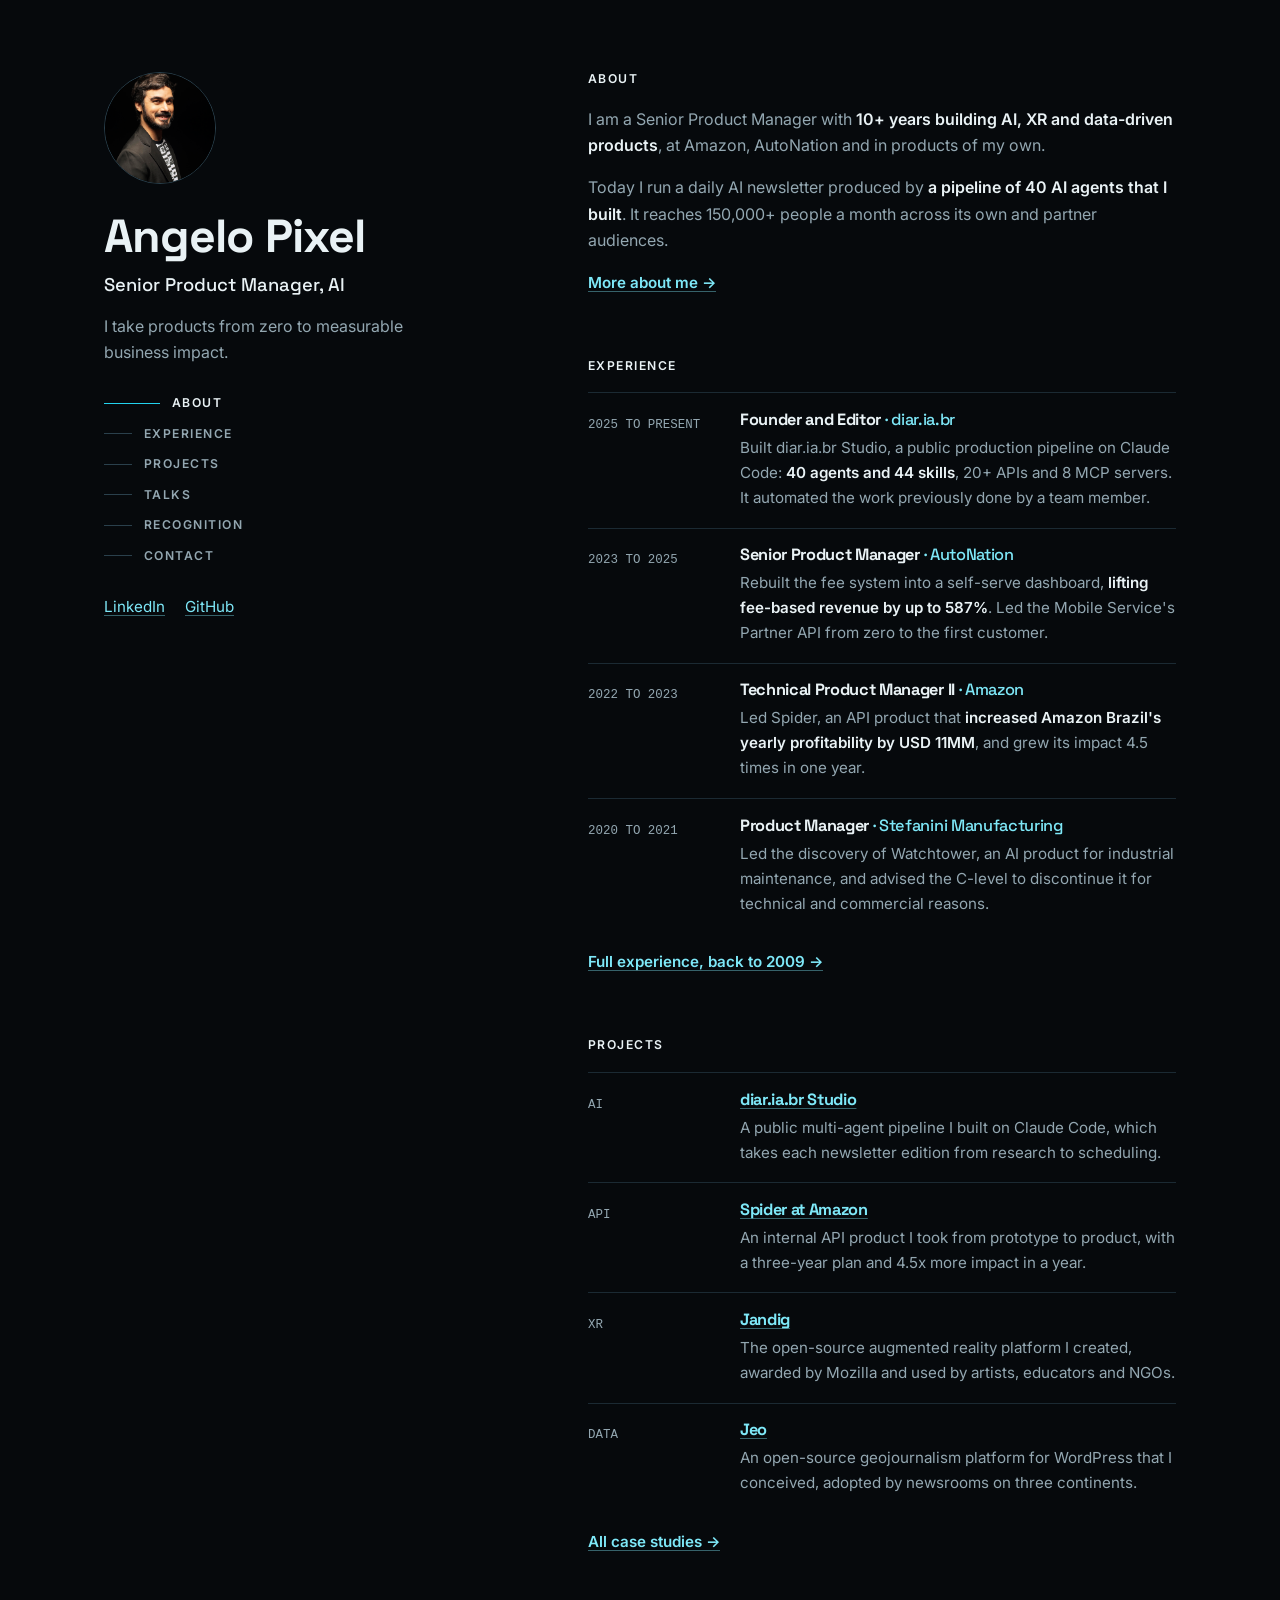
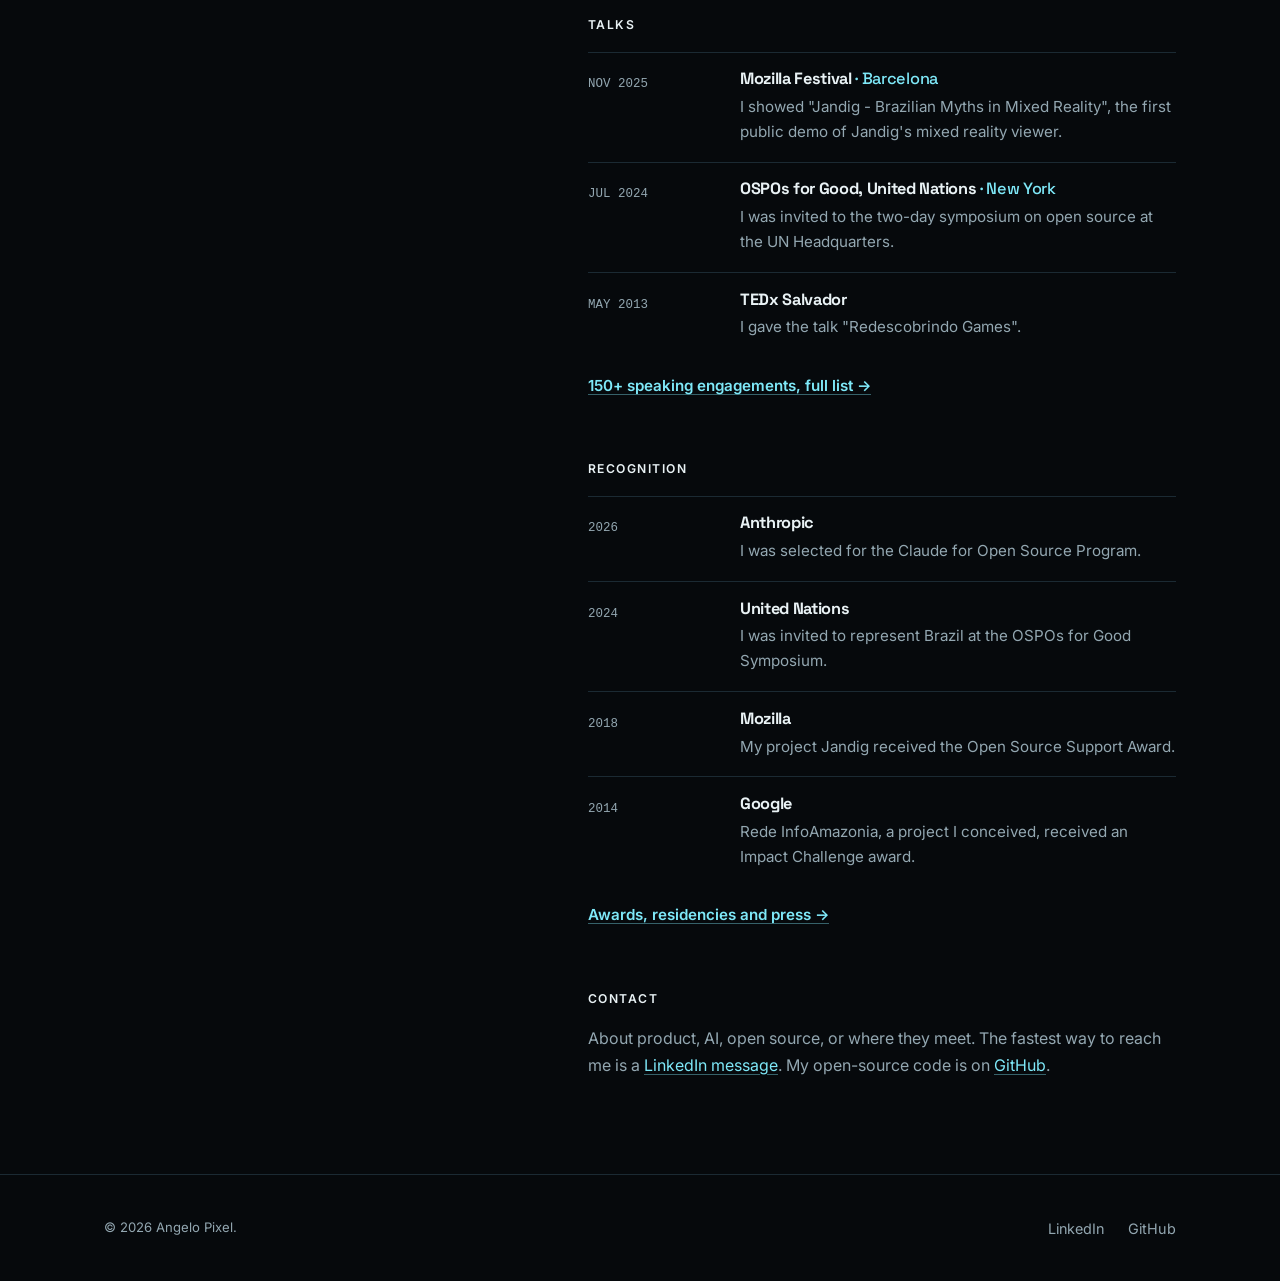
<file: index.html>
<!DOCTYPE html>
<html lang="en">
<head>
  <meta charset="UTF-8" />
  <meta name="viewport" content="width=device-width, initial-scale=1.0" />
  <title>Angelo Pixel | Senior Product Manager, AI and data products</title>
  <meta name="description" content="Senior Product Manager with 10+ years building AI, XR and data-driven products at Amazon, AutoNation and InfoAmazonia. Founder of diar.ia.br and Jandig." />
  <link rel="canonical" href="https://vjpixel.github.io/" />
  <meta property="og:type" content="website" />
  <meta property="og:title" content="Angelo Pixel | Senior Product Manager, AI and data products" />
  <meta property="og:description" content="Senior Product Manager with 10+ years building AI, XR and data-driven products at Amazon, AutoNation and InfoAmazonia. Founder of diar.ia.br and Jandig." />
  <meta property="og:url" content="https://vjpixel.github.io/" />
  <meta property="og:image" content="https://vjpixel.github.io/assets/images/angelo-pixel.jpg" />
  <meta name="theme-color" content="#06090c" />
  <meta name="color-scheme" content="dark" />
  <link rel="icon" href="data:image/svg+xml,%3Csvg xmlns='http://www.w3.org/2000/svg' viewBox='0 0 16 16'%3E%3Crect width='16' height='16' fill='%2306090c'/%3E%3Crect x='4' y='4' width='8' height='8' fill='%2322d3ee'/%3E%3C/svg%3E" />
  <link rel="preconnect" href="https://fonts.googleapis.com" />
  <link rel="preconnect" href="https://fonts.gstatic.com" crossorigin />
  <link rel="stylesheet" href="https://fonts.googleapis.com/css2?family=Inter:wght@400;500;600;700&amp;family=Space+Grotesk:wght@500;600;700&amp;display=swap" />
  <link rel="stylesheet" href="css/style.css" />
</head>
<body class="home">
  <header class="site-header">
    <div class="container">
      <a class="brand" href="index.html"><span class="brand-mark" aria-hidden="true"></span>Angelo <span>Pixel</span></a>
      <nav aria-label="Main">
        <ul class="nav-links" id="nav-links">
          <li><a href="index.html" aria-current="page">Home</a></li>
          <li><a href="experience.html">Experience</a></li>
          <li><a href="projects.html">Projects</a></li>
          <li><a href="talks.html">Talks</a></li>
          <li><a href="recognition.html">Recognition</a></li>
          <li><a href="about.html">About</a></li>
          <li><a href="index.html#contact">Contact</a></li>
        </ul>
      </nav>
      <button type="button" class="nav-toggle" aria-controls="nav-links" aria-expanded="false">Menu</button>
    </div>
  </header>

  <main>
    <div class="container home-grid">
      <aside class="home-side">
        <img class="home-photo" src="assets/images/angelo-pixel.jpg" alt="Portrait of Angelo Pixel" width="1335" height="2000" />
        <div>
          <h1>Angelo Pixel</h1>
          <p class="home-role">Senior Product Manager, AI</p>
          <p class="home-tag">I take products from zero to measurable business impact.</p>
        </div>
        <nav class="home-nav" aria-label="On this page">
          <a href="#about">About</a>
          <a href="#experience">Experience</a>
          <a href="#projects">Projects</a>
          <a href="#talks">Talks</a>
          <a href="#recognition">Recognition</a>
          <a href="#contact">Contact</a>
        </nav>
        <p class="home-links">
          <a href="https://www.linkedin.com/in/vjpixel/" target="_blank" rel="noopener">LinkedIn</a>
          <a href="https://github.com/vjpixel" target="_blank" rel="noopener">GitHub</a>
        </p>
      </aside>
      <div class="home-main">
        <section id="about" class="home-block">
          <h2>About</h2>
          <p>I am a Senior Product Manager with <strong>10+ years building AI, XR and data-driven products</strong>, at Amazon, AutoNation and in products of my own.</p>
          <p>Today I run a daily AI newsletter produced by <strong>a pipeline of 40 AI agents that I built</strong>. It reaches 150,000+ people a month across its own and partner audiences.</p>
          <p class="home-more"><a href="about.html">More about me &rarr;</a></p>
        </section>
        <section id="experience" class="home-block">
          <h2>Experience</h2>
          <div class="home-row">
            <div class="home-when">2025 to present</div>
            <div>
              <h3>Founder and Editor <span>&middot; diar.ia.br</span></h3>
              <p>Built diar.ia.br Studio, a public production pipeline on Claude Code: <strong>40 agents and 44 skills</strong>, 20+ APIs and 8 MCP servers. It automated the work previously done by a team member.</p>
            </div>
          </div>
          <div class="home-row">
            <div class="home-when">2023 to 2025</div>
            <div>
              <h3>Senior Product Manager <span>&middot; AutoNation</span></h3>
              <p>Rebuilt the fee system into a self-serve dashboard, <strong>lifting fee-based revenue by up to 587%</strong>. Led the Mobile Service's Partner API from zero to the first customer.</p>
            </div>
          </div>
          <div class="home-row">
            <div class="home-when">2022 to 2023</div>
            <div>
              <h3>Technical Product Manager II <span>&middot; Amazon</span></h3>
              <p>Led Spider, an API product that <strong>increased Amazon Brazil's yearly profitability by USD 11MM</strong>, and grew its impact 4.5 times in one year.</p>
            </div>
          </div>
          <div class="home-row">
            <div class="home-when">2020 to 2021</div>
            <div>
              <h3>Product Manager <span>&middot; Stefanini Manufacturing</span></h3>
              <p>Led the discovery of Watchtower, an AI product for industrial maintenance, and advised the C-level to discontinue it for technical and commercial reasons.</p>
            </div>
          </div>
          <p class="home-more"><a href="experience.html">Full experience, back to 2009 &rarr;</a></p>
        </section>
        <section id="projects" class="home-block">
          <h2>Projects</h2>
          <div class="home-row">
            <div class="home-when">AI</div>
            <div>
              <h3><a href="projects.html#diaria">diar.ia.br Studio</a></h3>
              <p>A public multi-agent pipeline I built on Claude Code, which takes each newsletter edition from research to scheduling.</p>
            </div>
          </div>
          <div class="home-row">
            <div class="home-when">API</div>
            <div>
              <h3><a href="projects.html#spider">Spider at Amazon</a></h3>
              <p>An internal API product I took from prototype to product, with a three-year plan and 4.5x more impact in a year.</p>
            </div>
          </div>
          <div class="home-row">
            <div class="home-when">XR</div>
            <div>
              <h3><a href="projects.html#jandig">Jandig</a></h3>
              <p>The open-source augmented reality platform I created, awarded by Mozilla and used by artists, educators and NGOs.</p>
            </div>
          </div>
          <div class="home-row">
            <div class="home-when">Data</div>
            <div>
              <h3><a href="projects.html#jeo">Jeo</a></h3>
              <p>An open-source geojournalism platform for WordPress that I conceived, adopted by newsrooms on three continents.</p>
            </div>
          </div>
          <p class="home-more"><a href="projects.html">All case studies &rarr;</a></p>
        </section>
        <section id="talks" class="home-block">
          <h2>Talks</h2>
          <div class="home-row">
            <div class="home-when">Nov 2025</div>
            <div>
              <h3>Mozilla Festival <span>&middot; Barcelona</span></h3>
              <p>I showed &quot;Jandig - Brazilian Myths in Mixed Reality&quot;, the first public demo of Jandig's mixed reality viewer.</p>
            </div>
          </div>
          <div class="home-row">
            <div class="home-when">Jul 2024</div>
            <div>
              <h3>OSPOs for Good, United Nations <span>&middot; New York</span></h3>
              <p>I was invited to the two-day symposium on open source at the UN Headquarters.</p>
            </div>
          </div>
          <div class="home-row">
            <div class="home-when">May 2013</div>
            <div>
              <h3>TEDx Salvador</h3>
              <p>I gave the talk &quot;Redescobrindo Games&quot;.</p>
            </div>
          </div>
          <p class="home-more"><a href="talks.html">150+ speaking engagements, full list &rarr;</a></p>
        </section>
        <section id="recognition" class="home-block">
          <h2>Recognition</h2>
          <div class="home-row">
            <div class="home-when">2026</div>
            <div>
              <h3>Anthropic</h3>
              <p>I was selected for the Claude for Open Source Program.</p>
            </div>
          </div>
          <div class="home-row">
            <div class="home-when">2024</div>
            <div>
              <h3>United Nations</h3>
              <p>I was invited to represent Brazil at the OSPOs for Good Symposium.</p>
            </div>
          </div>
          <div class="home-row">
            <div class="home-when">2018</div>
            <div>
              <h3>Mozilla</h3>
              <p>My project Jandig received the Open Source Support Award.</p>
            </div>
          </div>
          <div class="home-row">
            <div class="home-when">2014</div>
            <div>
              <h3>Google</h3>
              <p>Rede InfoAmazonia, a project I conceived, received an Impact Challenge award.</p>
            </div>
          </div>
          <p class="home-more"><a href="recognition.html">Awards, residencies and press &rarr;</a></p>
        </section>
        <section id="contact" class="home-block">
          <h2>Contact</h2>
          <p>About product, AI, open source, or where they meet. The fastest way to reach me is a <a href="https://www.linkedin.com/in/vjpixel/" target="_blank" rel="noopener">LinkedIn message</a>. My open-source code is on <a href="https://github.com/vjpixel" target="_blank" rel="noopener">GitHub</a>.</p>
        </section>
      </div>
    </div>

  </main>

  <footer class="site-footer">
    <div class="container">
      <p class="footer-note">&copy; 2026 Angelo Pixel.</p>
      <ul class="footer-links">
        <li><a href="https://www.linkedin.com/in/vjpixel/" target="_blank" rel="noopener">LinkedIn</a></li>
        <li><a href="https://github.com/vjpixel" target="_blank" rel="noopener">GitHub</a></li>
      </ul>
    </div>
  </footer>

  <script src="js/main.js"></script>
</body>
</html>
</file>
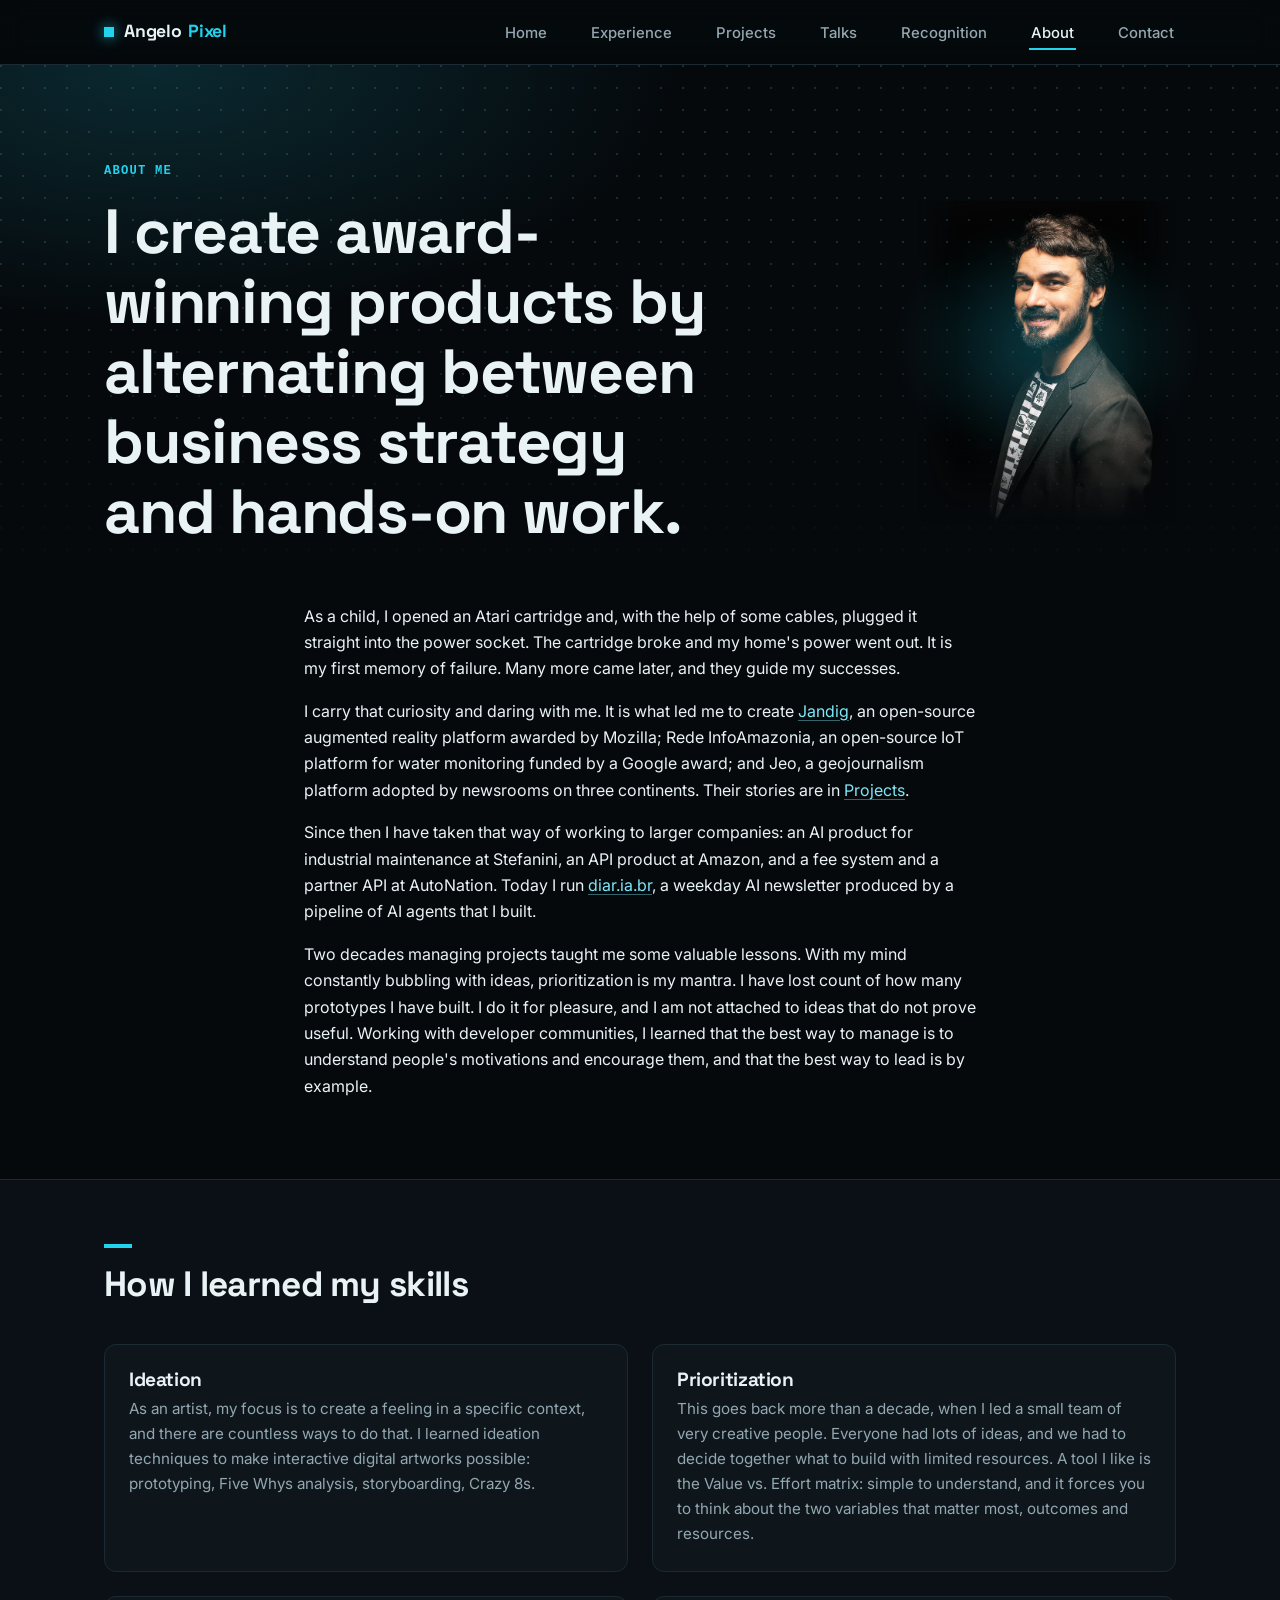
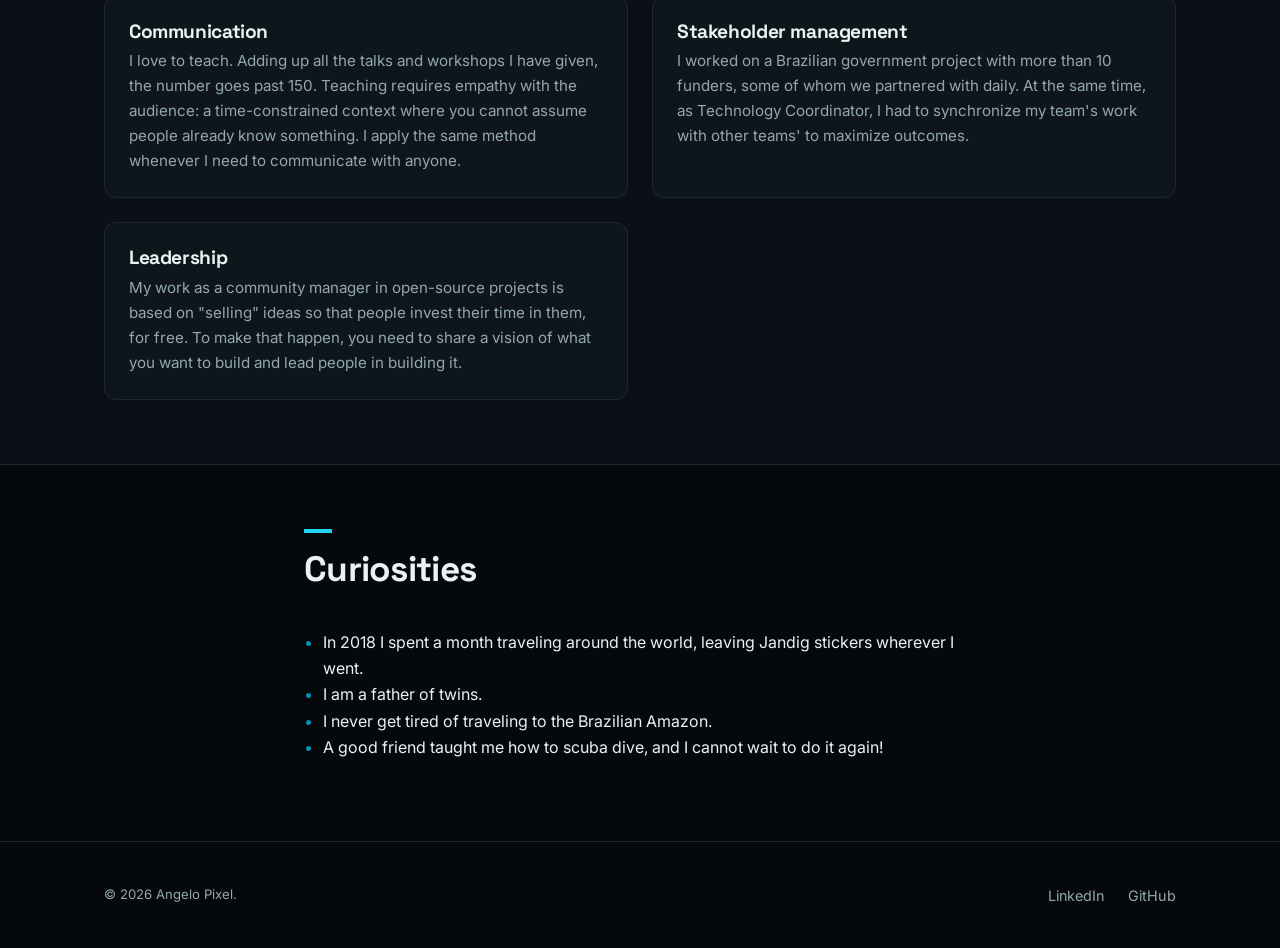
<file: about.html>
<!DOCTYPE html>
<html lang="en">
<head>
  <meta charset="UTF-8" />
  <meta name="viewport" content="width=device-width, initial-scale=1.0" />
  <title>About | Angelo Pixel</title>
  <meta name="description" content="The story behind the products: from breaking an Atari cartridge as a kid to Amazon, open source and AI agents." />
  <link rel="canonical" href="https://vjpixel.github.io/about.html" />
  <meta property="og:type" content="website" />
  <meta property="og:title" content="About | Angelo Pixel" />
  <meta property="og:description" content="The story behind the products: from breaking an Atari cartridge as a kid to Amazon, open source and AI agents." />
  <meta property="og:url" content="https://vjpixel.github.io/about.html" />
  <meta property="og:image" content="https://vjpixel.github.io/assets/images/angelo-pixel.jpg" />
  <meta name="theme-color" content="#06090c" />
  <meta name="color-scheme" content="dark" />
  <link rel="icon" href="data:image/svg+xml,%3Csvg xmlns='http://www.w3.org/2000/svg' viewBox='0 0 16 16'%3E%3Crect width='16' height='16' fill='%2306090c'/%3E%3Crect x='4' y='4' width='8' height='8' fill='%2322d3ee'/%3E%3C/svg%3E" />
  <link rel="preconnect" href="https://fonts.googleapis.com" />
  <link rel="preconnect" href="https://fonts.gstatic.com" crossorigin />
  <link rel="stylesheet" href="https://fonts.googleapis.com/css2?family=Inter:wght@400;500;600;700&amp;family=Space+Grotesk:wght@500;600;700&amp;display=swap" />
  <link rel="stylesheet" href="css/style.css" />
</head>
<body>
  <header class="site-header">
    <div class="container">
      <a class="brand" href="index.html"><span class="brand-mark" aria-hidden="true"></span>Angelo <span>Pixel</span></a>
      <nav aria-label="Main">
        <ul class="nav-links" id="nav-links">
          <li><a href="index.html">Home</a></li>
          <li><a href="experience.html">Experience</a></li>
          <li><a href="projects.html">Projects</a></li>
          <li><a href="talks.html">Talks</a></li>
          <li><a href="recognition.html">Recognition</a></li>
          <li><a href="about.html" aria-current="page">About</a></li>
          <li><a href="index.html#contact">Contact</a></li>
        </ul>
      </nav>
      <button type="button" class="nav-toggle" aria-controls="nav-links" aria-expanded="false">Menu</button>
    </div>
  </header>

  <main>
    <section class="hero hero-tight hero-about">
      <div class="container hero-grid">
        <div class="hero-copy">
        <p class="eyebrow">About me</p>
        <h1>I create award-winning products by alternating between business strategy and hands-on work.</h1>
        </div>
        <figure class="hero-photo">
          <img src="assets/images/angelo-pixel.jpg" alt="Portrait of Angelo Pixel" width="1335" height="2000" />
        </figure>
      </div>
    </section>
    <section class="section" style="padding-top: 0;">
      <div class="container" style="max-width: 72ch;">
        <p>As a child, I opened an Atari cartridge and, with the help of some cables, plugged it straight into the power socket. The cartridge broke and my home's power went out. It is my first memory of failure. Many more came later, and they guide my successes.</p>
        <p>I carry that curiosity and daring with me. It is what led me to create <a href="https://jandig.app/" target="_blank" rel="noopener">Jandig</a>, an open-source augmented reality platform awarded by Mozilla; Rede InfoAmazonia, an open-source IoT platform for water monitoring funded by a Google award; and Jeo, a geojournalism platform adopted by newsrooms on three continents. Their stories are in <a href="projects.html">Projects</a>.</p>
        <p>Since then I have taken that way of working to larger companies: an AI product for industrial maintenance at Stefanini, an API product at Amazon, and a fee system and a partner API at AutoNation. Today I run <a href="https://diar.ia.br" target="_blank" rel="noopener">diar.ia.br</a>, a weekday AI newsletter produced by a pipeline of AI agents that I built.</p>
        <p>Two decades managing projects taught me some valuable lessons. With my mind constantly bubbling with ideas, prioritization is my mantra. I have lost count of how many prototypes I have built. I do it for pleasure, and I am not attached to ideas that do not prove useful. Working with developer communities, I learned that the best way to manage is to understand people's motivations and encourage them, and that the best way to lead is by example.</p>
      </div>
    </section>
    <section class="section section-alt">
      <div class="container">
        <div class="section-head">
          <h2>How I learned my skills</h2>
        </div>
        <div class="teaser-grid">
          <div class="teaser-card">
            <h3>Ideation</h3>
            <p>As an artist, my focus is to create a feeling in a specific context, and there are countless ways to do that. I learned ideation techniques to make interactive digital artworks possible: prototyping, Five Whys analysis, storyboarding, Crazy 8s.</p>
          </div>
          <div class="teaser-card">
            <h3>Prioritization</h3>
            <p>This goes back more than a decade, when I led a small team of very creative people. Everyone had lots of ideas, and we had to decide together what to build with limited resources. A tool I like is the Value vs. Effort matrix: simple to understand, and it forces you to think about the two variables that matter most, outcomes and resources.</p>
          </div>
          <div class="teaser-card">
            <h3>Communication</h3>
            <p>I love to teach. Adding up all the talks and workshops I have given, the number goes past 150. Teaching requires empathy with the audience: a time-constrained context where you cannot assume people already know something. I apply the same method whenever I need to communicate with anyone.</p>
          </div>
          <div class="teaser-card">
            <h3>Stakeholder management</h3>
            <p>I worked on a Brazilian government project with more than 10 funders, some of whom we partnered with daily. At the same time, as Technology Coordinator, I had to synchronize my team's work with other teams' to maximize outcomes.</p>
          </div>
          <div class="teaser-card">
            <h3>Leadership</h3>
            <p>My work as a community manager in open-source projects is based on &quot;selling&quot; ideas so that people invest their time in them, for free. To make that happen, you need to share a vision of what you want to build and lead people in building it.</p>
          </div>
        </div>
      </div>
    </section>
    <section class="section">
      <div class="container" style="max-width: 72ch;">
        <div class="section-head">
          <h2>Curiosities</h2>
        </div>
        <ul>
          <li>In 2018 I spent a month traveling around the world, leaving Jandig stickers wherever I went.</li>
          <li>I am a father of twins.</li>
          <li>I never get tired of traveling to the Brazilian Amazon.</li>
          <li>A good friend taught me how to scuba dive, and I cannot wait to do it again!</li>
        </ul>
      </div>
    </section>

  </main>

  <footer class="site-footer">
    <div class="container">
      <p class="footer-note">&copy; 2026 Angelo Pixel.</p>
      <ul class="footer-links">
        <li><a href="https://www.linkedin.com/in/vjpixel/" target="_blank" rel="noopener">LinkedIn</a></li>
        <li><a href="https://github.com/vjpixel" target="_blank" rel="noopener">GitHub</a></li>
      </ul>
    </div>
  </footer>

  <script src="js/main.js"></script>
</body>
</html>
</file>
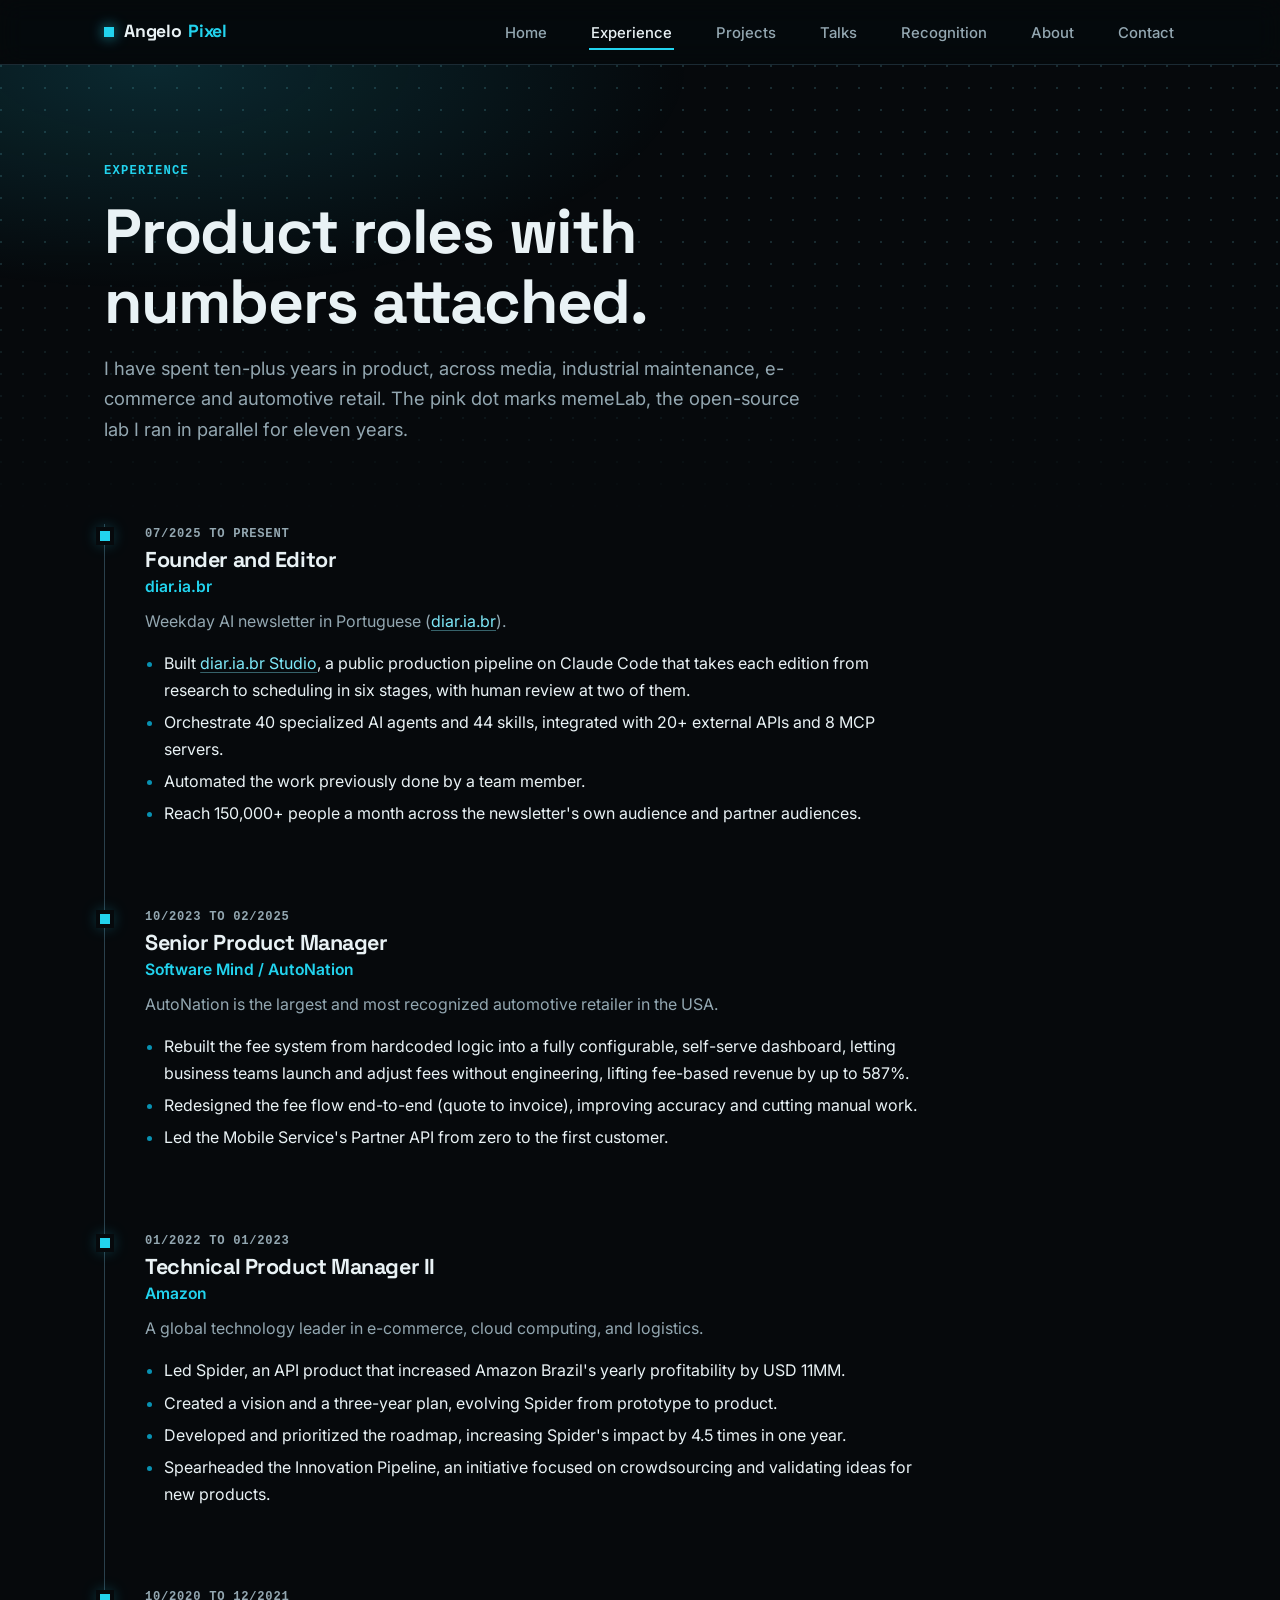
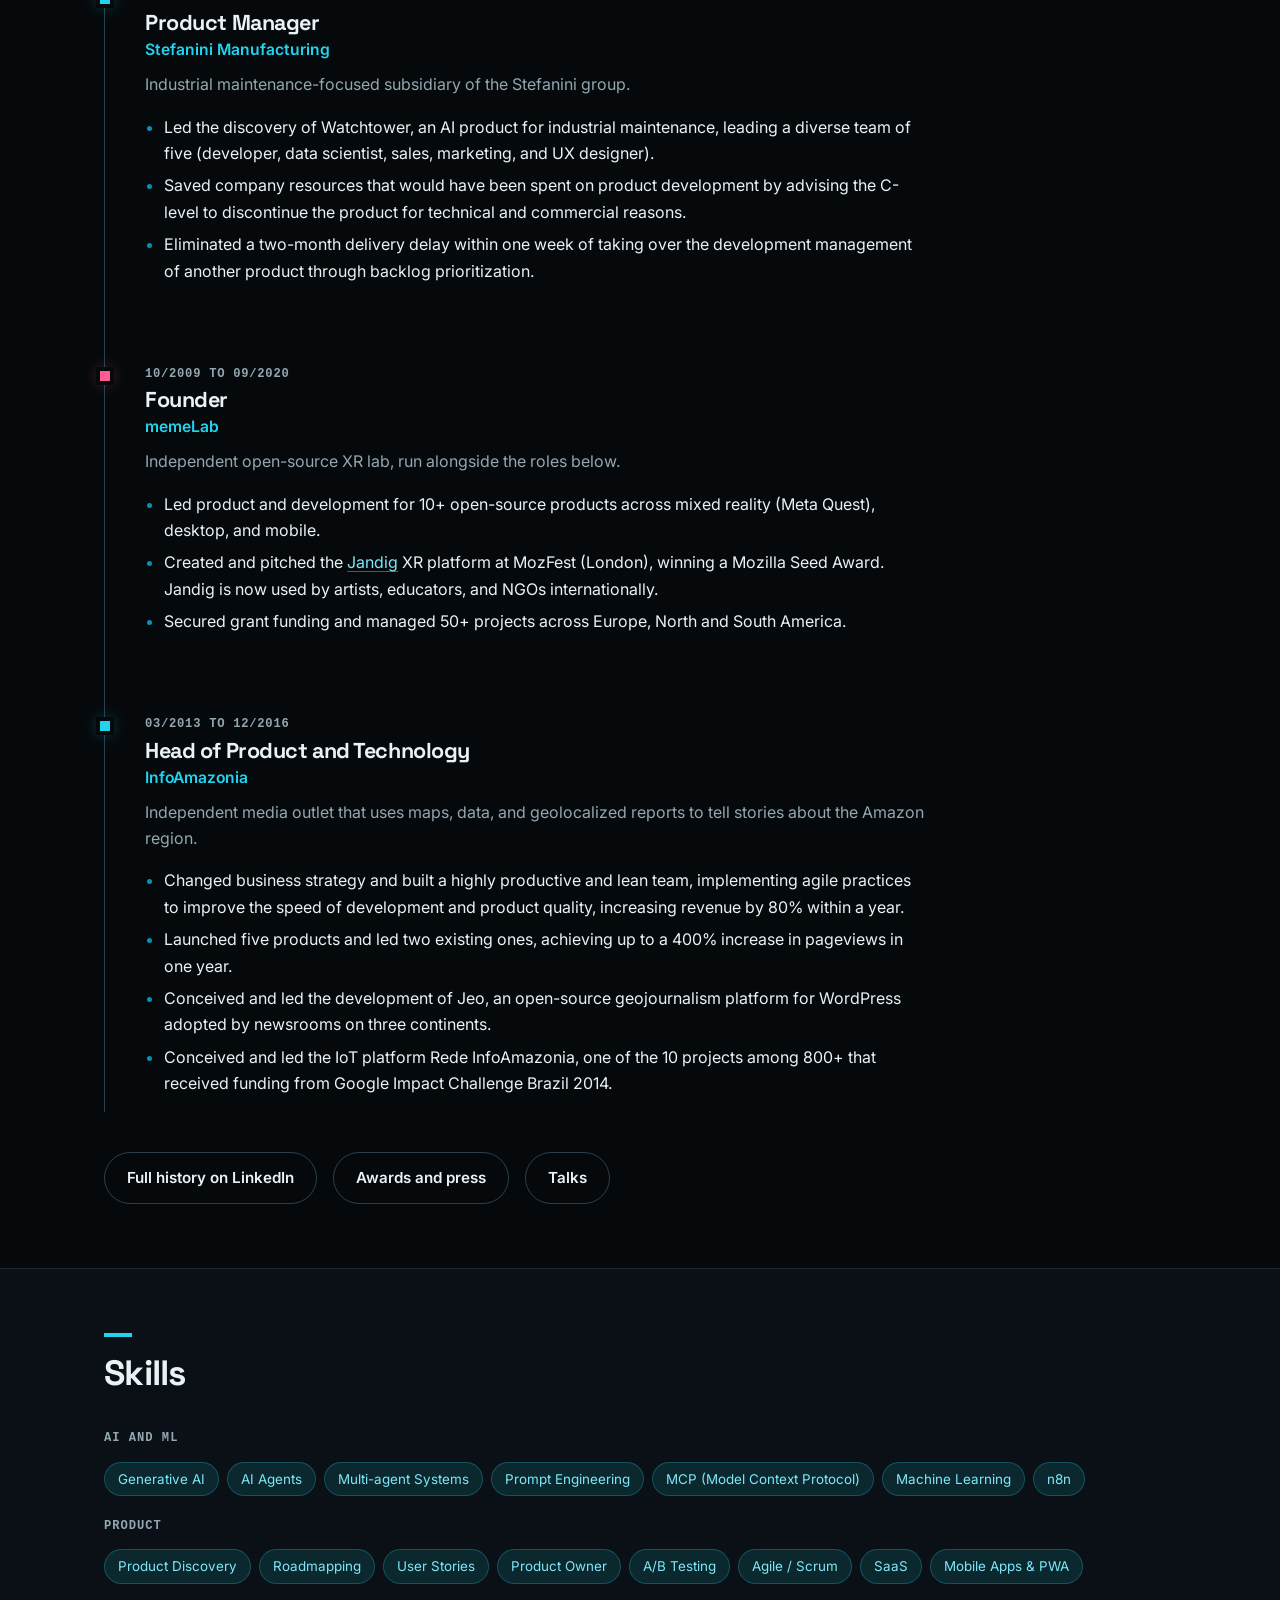
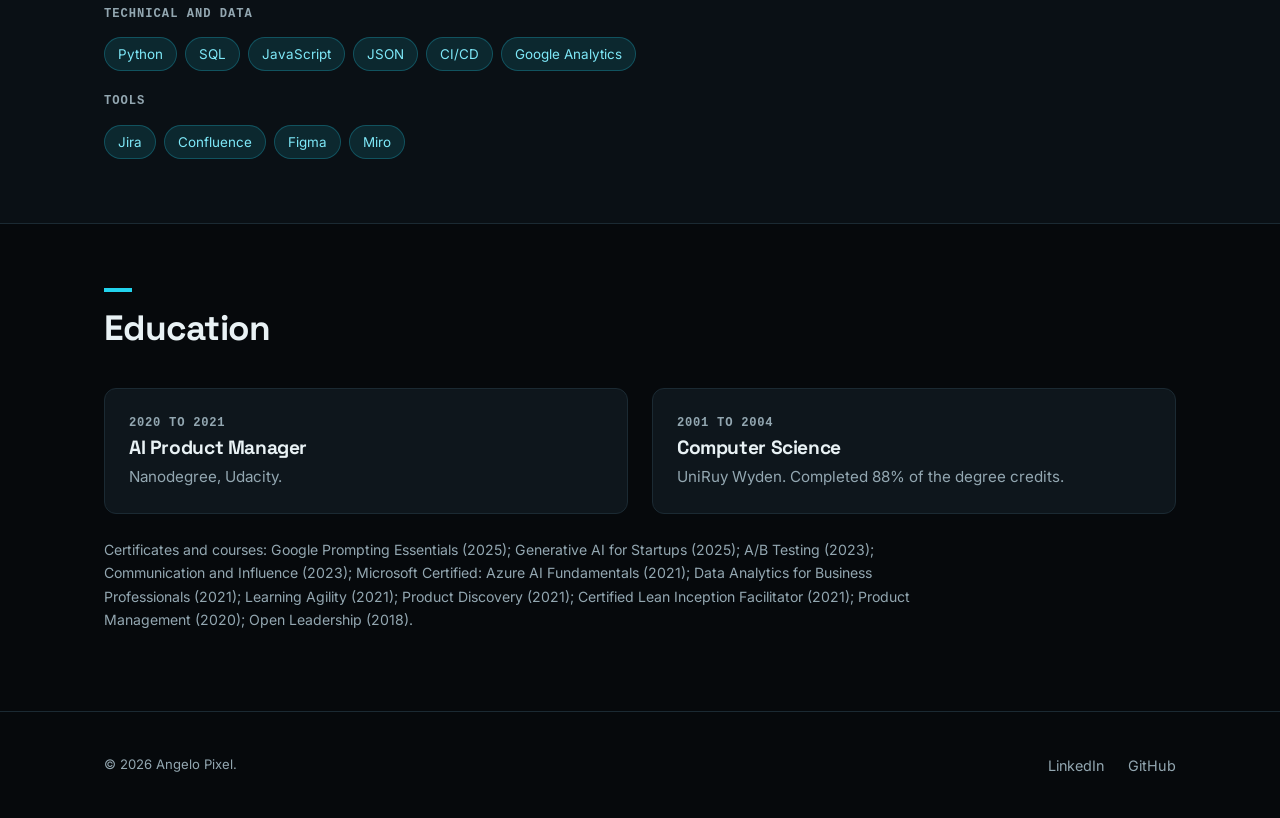
<file: experience.html>
<!DOCTYPE html>
<html lang="en">
<head>
  <meta charset="UTF-8" />
  <meta name="viewport" content="width=device-width, initial-scale=1.0" />
  <title>Experience | Angelo Pixel</title>
  <meta name="description" content="Product roles at Amazon, AutoNation, Stefanini Manufacturing and InfoAmazonia, plus diar.ia.br and memeLab." />
  <link rel="canonical" href="https://vjpixel.github.io/experience.html" />
  <meta property="og:type" content="website" />
  <meta property="og:title" content="Experience | Angelo Pixel" />
  <meta property="og:description" content="Product roles at Amazon, AutoNation, Stefanini Manufacturing and InfoAmazonia, plus diar.ia.br and memeLab." />
  <meta property="og:url" content="https://vjpixel.github.io/experience.html" />
  <meta property="og:image" content="https://vjpixel.github.io/assets/images/angelo-pixel.jpg" />
  <meta name="theme-color" content="#06090c" />
  <meta name="color-scheme" content="dark" />
  <link rel="icon" href="data:image/svg+xml,%3Csvg xmlns='http://www.w3.org/2000/svg' viewBox='0 0 16 16'%3E%3Crect width='16' height='16' fill='%2306090c'/%3E%3Crect x='4' y='4' width='8' height='8' fill='%2322d3ee'/%3E%3C/svg%3E" />
  <link rel="preconnect" href="https://fonts.googleapis.com" />
  <link rel="preconnect" href="https://fonts.gstatic.com" crossorigin />
  <link rel="stylesheet" href="https://fonts.googleapis.com/css2?family=Inter:wght@400;500;600;700&amp;family=Space+Grotesk:wght@500;600;700&amp;display=swap" />
  <link rel="stylesheet" href="css/style.css" />
</head>
<body>
  <header class="site-header">
    <div class="container">
      <a class="brand" href="index.html"><span class="brand-mark" aria-hidden="true"></span>Angelo <span>Pixel</span></a>
      <nav aria-label="Main">
        <ul class="nav-links" id="nav-links">
          <li><a href="index.html">Home</a></li>
          <li><a href="experience.html" aria-current="page">Experience</a></li>
          <li><a href="projects.html">Projects</a></li>
          <li><a href="talks.html">Talks</a></li>
          <li><a href="recognition.html">Recognition</a></li>
          <li><a href="about.html">About</a></li>
          <li><a href="index.html#contact">Contact</a></li>
        </ul>
      </nav>
      <button type="button" class="nav-toggle" aria-controls="nav-links" aria-expanded="false">Menu</button>
    </div>
  </header>

  <main>
    <section class="hero hero-tight">
      <div class="container">
        <p class="eyebrow">Experience</p>
        <h1 style="max-width: 20ch;">Product roles with numbers attached.</h1>
        <p class="lede">I have spent ten-plus years in product, across media, industrial maintenance, e-commerce and automotive retail. The pink dot marks memeLab, the open-source lab I ran in parallel for eleven years.</p>
      </div>
    </section>
    <section class="section" style="padding-top: 0;">
      <div class="container">
        <div class="timeline">
          <div class="timeline-item">
            <span class="timeline-period">07/2025 to present</span>
            <h3>Founder and Editor</h3>
            <span class="org">diar.ia.br</span>
            <p>Weekday AI newsletter in Portuguese (<a href="https://diar.ia.br" target="_blank" rel="noopener">diar.ia.br</a>).</p>
            <ul>
              <li>Built <a href="https://github.com/vjpixel/diaria-studio" target="_blank" rel="noopener">diar.ia.br Studio</a>, a public production pipeline on Claude Code that takes each edition from research to scheduling in six stages, with human review at two of them.</li>
              <li>Orchestrate 40 specialized AI agents and 44 skills, integrated with 20+ external APIs and 8 MCP servers.</li>
              <li>Automated the work previously done by a team member.</li>
              <li>Reach 150,000+ people a month across the newsletter's own audience and partner audiences.</li>
            </ul>
          </div>
          <div class="timeline-item">
            <span class="timeline-period">10/2023 to 02/2025</span>
            <h3>Senior Product Manager</h3>
            <span class="org">Software Mind / AutoNation</span>
            <p>AutoNation is the largest and most recognized automotive retailer in the USA.</p>
            <ul>
              <li>Rebuilt the fee system from hardcoded logic into a fully configurable, self-serve dashboard, letting business teams launch and adjust fees without engineering, lifting fee-based revenue by up to 587%.</li>
              <li>Redesigned the fee flow end-to-end (quote to invoice), improving accuracy and cutting manual work.</li>
              <li>Led the Mobile Service's Partner API from zero to the first customer.</li>
            </ul>
          </div>
          <div class="timeline-item">
            <span class="timeline-period">01/2022 to 01/2023</span>
            <h3>Technical Product Manager II</h3>
            <span class="org">Amazon</span>
            <p>A global technology leader in e-commerce, cloud computing, and logistics.</p>
            <ul>
              <li>Led Spider, an API product that increased Amazon Brazil's yearly profitability by USD 11MM.</li>
              <li>Created a vision and a three-year plan, evolving Spider from prototype to product.</li>
              <li>Developed and prioritized the roadmap, increasing Spider's impact by 4.5 times in one year.</li>
              <li>Spearheaded the Innovation Pipeline, an initiative focused on crowdsourcing and validating ideas for new products.</li>
            </ul>
          </div>
          <div class="timeline-item">
            <span class="timeline-period">10/2020 to 12/2021</span>
            <h3>Product Manager</h3>
            <span class="org">Stefanini Manufacturing</span>
            <p>Industrial maintenance-focused subsidiary of the Stefanini group.</p>
            <ul>
              <li>Led the discovery of Watchtower, an AI product for industrial maintenance, leading a diverse team of five (developer, data scientist, sales, marketing, and UX designer).</li>
              <li>Saved company resources that would have been spent on product development by advising the C-level to discontinue the product for technical and commercial reasons.</li>
              <li>Eliminated a two-month delivery delay within one week of taking over the development management of another product through backlog prioritization.</li>
            </ul>
          </div>
          <div class="timeline-item is-parallel">
            <span class="timeline-period">10/2009 to 09/2020</span>
            <h3>Founder</h3>
            <span class="org">memeLab</span>
            <p>Independent open-source XR lab, run alongside the roles below.</p>
            <ul>
              <li>Led product and development for 10+ open-source products across mixed reality (Meta Quest), desktop, and mobile.</li>
              <li>Created and pitched the <a href="https://jandig.app/" target="_blank" rel="noopener">Jandig</a> XR platform at MozFest (London), winning a Mozilla Seed Award. Jandig is now used by artists, educators, and NGOs internationally.</li>
              <li>Secured grant funding and managed 50+ projects across Europe, North and South America.</li>
            </ul>
          </div>
          <div class="timeline-item">
            <span class="timeline-period">03/2013 to 12/2016</span>
            <h3>Head of Product and Technology</h3>
            <span class="org">InfoAmazonia</span>
            <p>Independent media outlet that uses maps, data, and geolocalized reports to tell stories about the Amazon region.</p>
            <ul>
              <li>Changed business strategy and built a highly productive and lean team, implementing agile practices to improve the speed of development and product quality, increasing revenue by 80% within a year.</li>
              <li>Launched five products and led two existing ones, achieving up to a 400% increase in pageviews in one year.</li>
              <li>Conceived and led the development of Jeo, an open-source geojournalism platform for WordPress adopted by newsrooms on three continents.</li>
              <li>Conceived and led the IoT platform Rede InfoAmazonia, one of the 10 projects among 800+ that received funding from Google Impact Challenge Brazil 2014.</li>
            </ul>
          </div>
        </div>
        <div class="btn-row" style="margin-top: var(--space-4);">
          <a class="btn btn-secondary" href="https://www.linkedin.com/in/vjpixel/" target="_blank" rel="noopener">Full history on LinkedIn</a>
          <a class="btn btn-secondary" href="recognition.html">Awards and press</a>
          <a class="btn btn-secondary" href="talks.html">Talks</a>
        </div>
      </div>
    </section>
    <section class="section section-alt">
      <div class="container">
        <div class="section-head">
          <h2>Skills</h2>
        </div>
        <h3 class="tag-heading">AI and ML</h3>
        <ul class="tag-list">
          <li>Generative AI</li>
          <li>AI Agents</li>
          <li>Multi-agent Systems</li>
          <li>Prompt Engineering</li>
          <li>MCP (Model Context Protocol)</li>
          <li>Machine Learning</li>
          <li>n8n</li>
        </ul>
        <h3 class="tag-heading">Product</h3>
        <ul class="tag-list">
          <li>Product Discovery</li>
          <li>Roadmapping</li>
          <li>User Stories</li>
          <li>Product Owner</li>
          <li>A/B Testing</li>
          <li>Agile / Scrum</li>
          <li>SaaS</li>
          <li>Mobile Apps &amp; PWA</li>
        </ul>
        <h3 class="tag-heading">Technical and data</h3>
        <ul class="tag-list">
          <li>Python</li>
          <li>SQL</li>
          <li>JavaScript</li>
          <li>JSON</li>
          <li>CI/CD</li>
          <li>Google Analytics</li>
        </ul>
        <h3 class="tag-heading">Tools</h3>
        <ul class="tag-list">
          <li>Jira</li>
          <li>Confluence</li>
          <li>Figma</li>
          <li>Miro</li>
        </ul>
      </div>
    </section>
    <section class="section">
      <div class="container">
        <div class="section-head">
          <h2>Education</h2>
        </div>
        <div class="teaser-grid">
          <div class="teaser-card">
            <span class="timeline-period">2020 to 2021</span>
            <h3>AI Product Manager</h3>
            <p>Nanodegree, Udacity.</p>
          </div>
          <div class="teaser-card">
            <span class="timeline-period">2001 to 2004</span>
            <h3>Computer Science</h3>
            <p>UniRuy Wyden. Completed 88% of the degree credits.</p>
          </div>
        </div>
        <p class="fineprint">Certificates and courses: Google Prompting Essentials (2025); Generative AI for Startups (2025); A/B Testing (2023); Communication and Influence (2023); Microsoft Certified: Azure AI Fundamentals (2021); Data Analytics for Business Professionals (2021); Learning Agility (2021); Product Discovery (2021); Certified Lean Inception Facilitator (2021); Product Management (2020); Open Leadership (2018).</p>
      </div>
    </section>

  </main>

  <footer class="site-footer">
    <div class="container">
      <p class="footer-note">&copy; 2026 Angelo Pixel.</p>
      <ul class="footer-links">
        <li><a href="https://www.linkedin.com/in/vjpixel/" target="_blank" rel="noopener">LinkedIn</a></li>
        <li><a href="https://github.com/vjpixel" target="_blank" rel="noopener">GitHub</a></li>
      </ul>
    </div>
  </footer>

  <script src="js/main.js"></script>
</body>
</html>
</file>
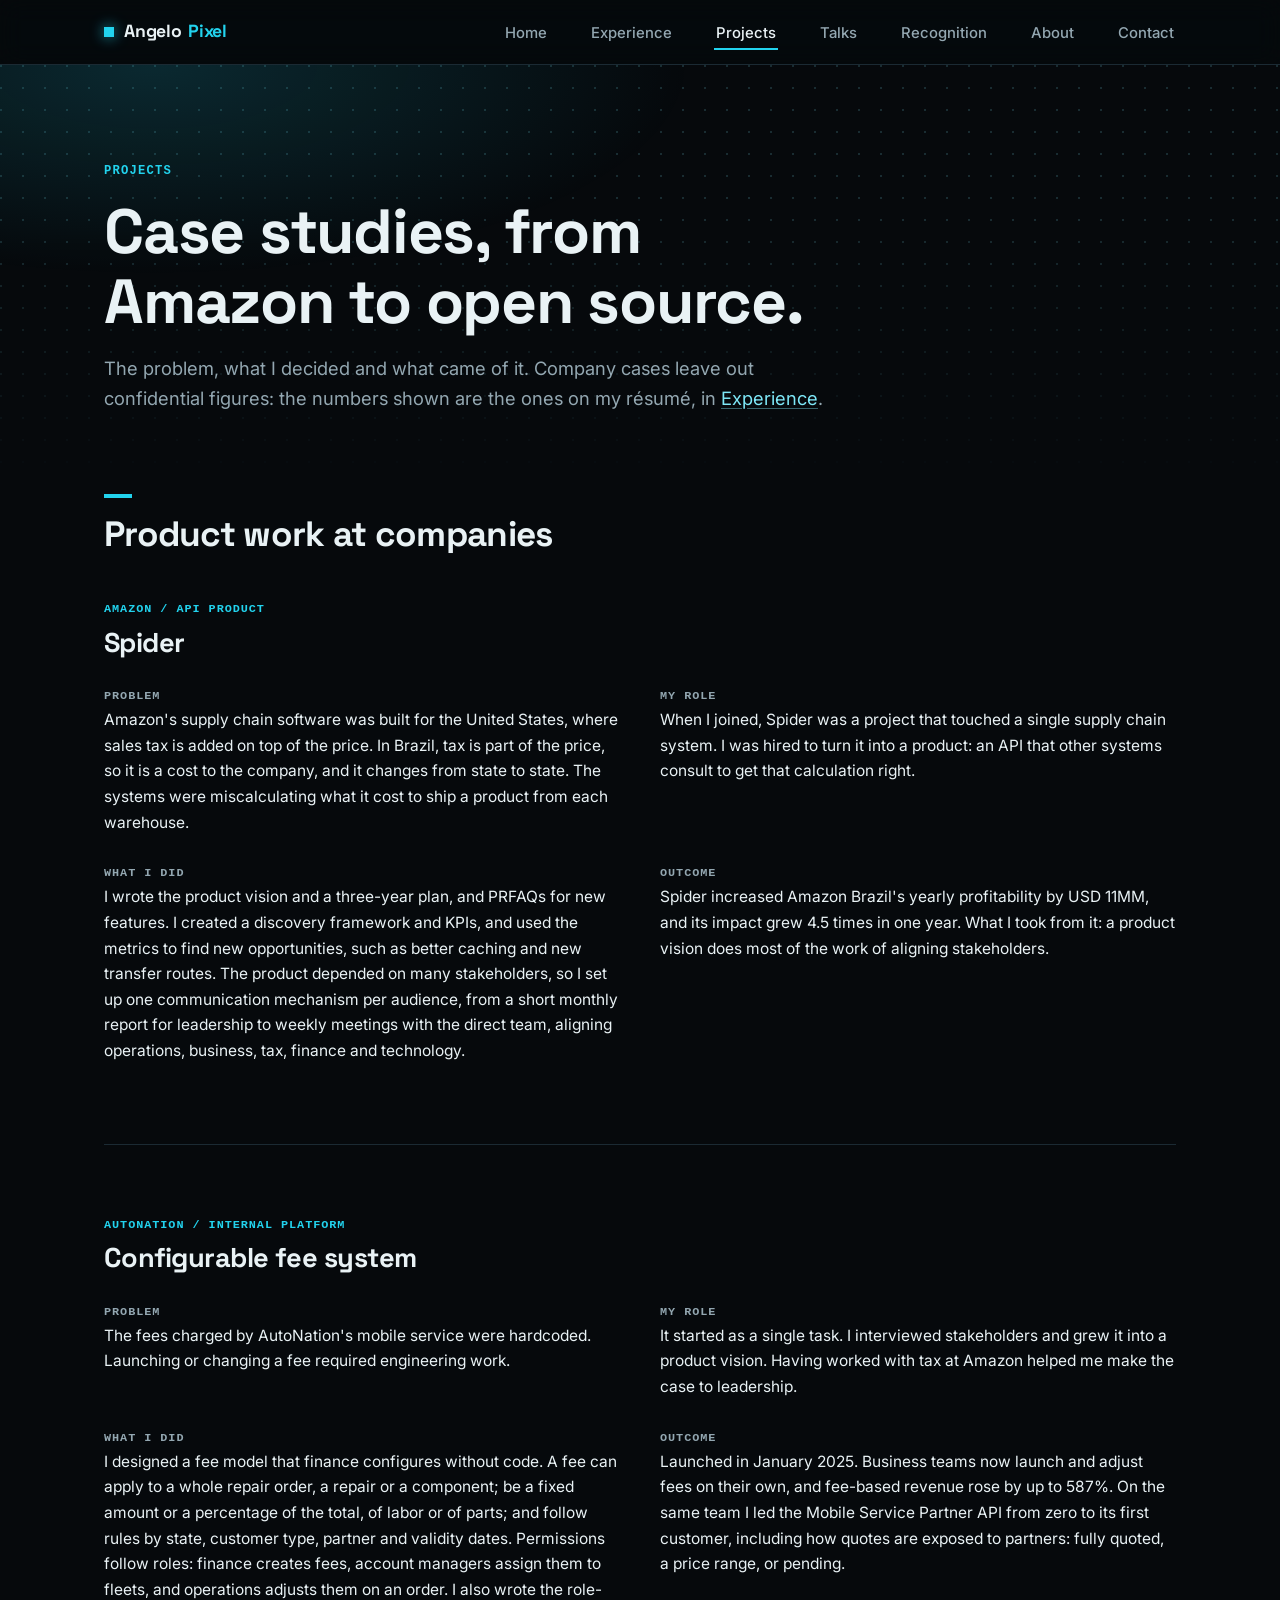
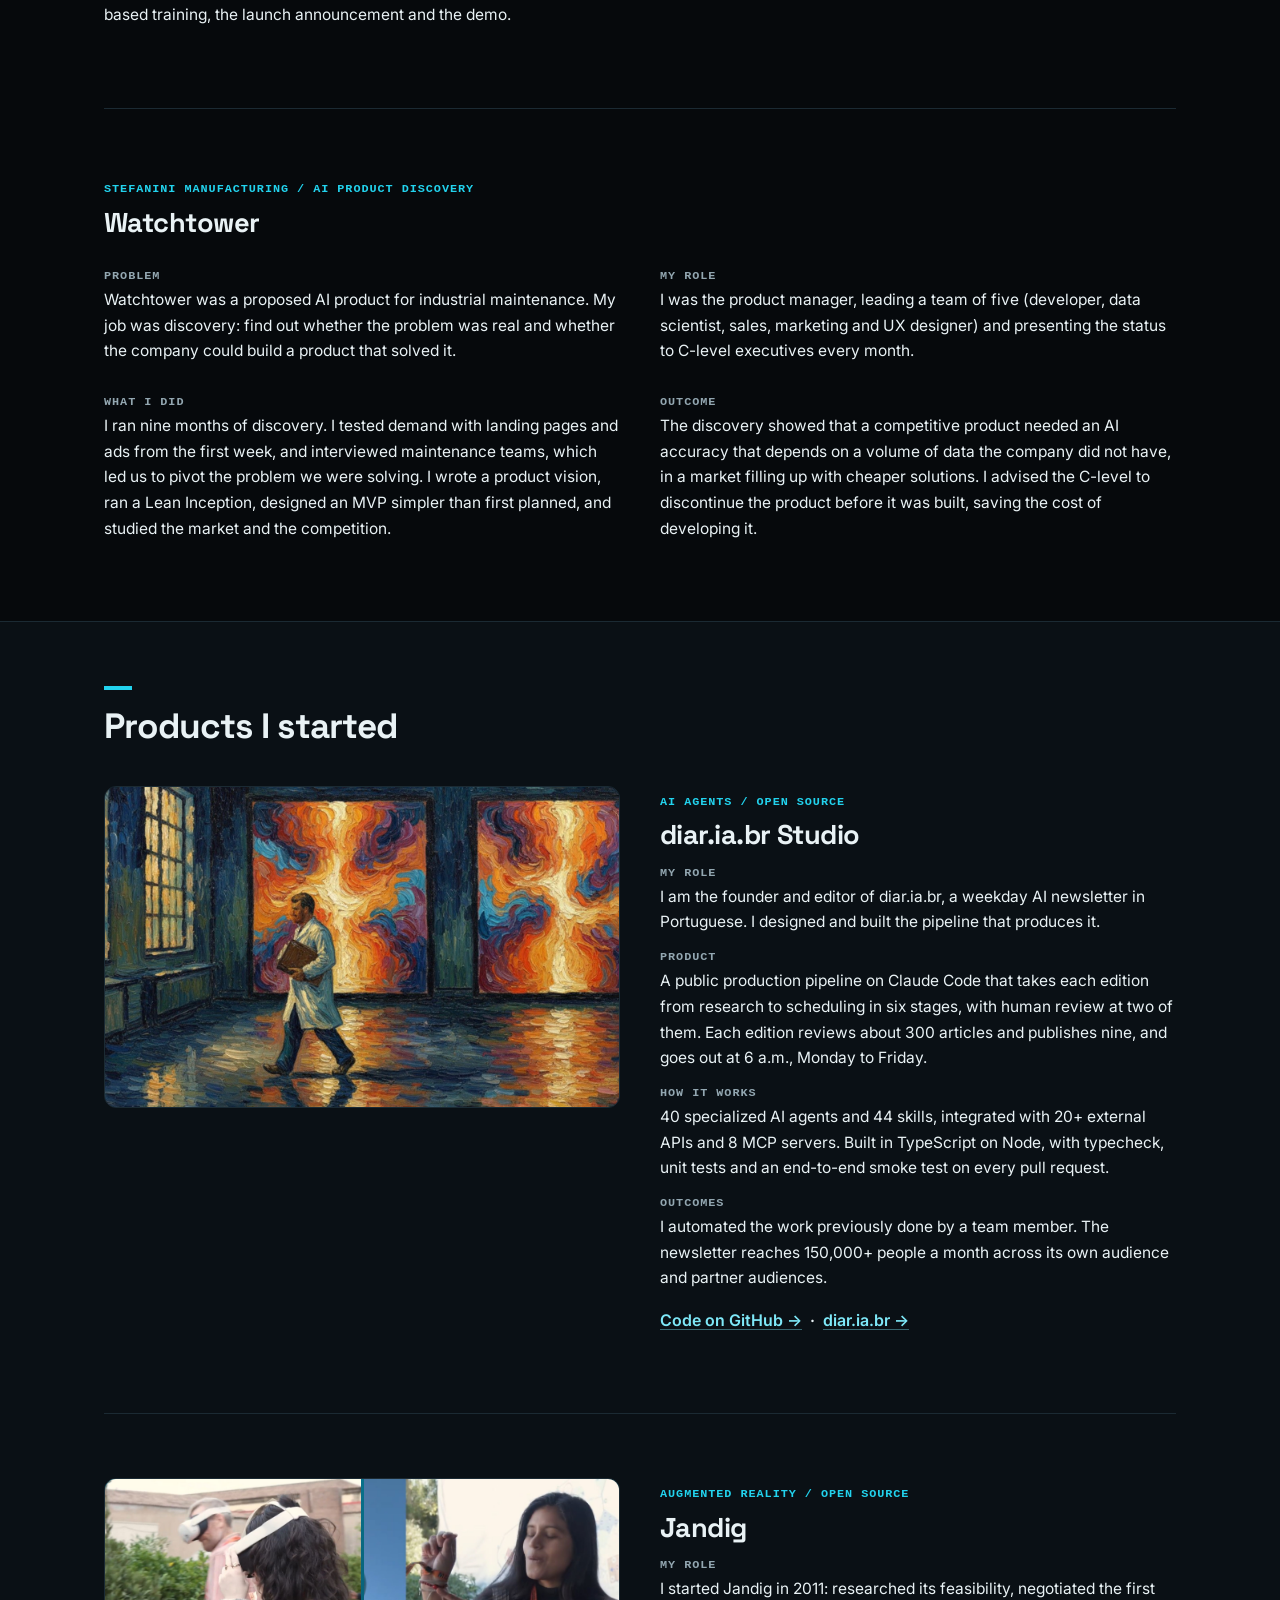
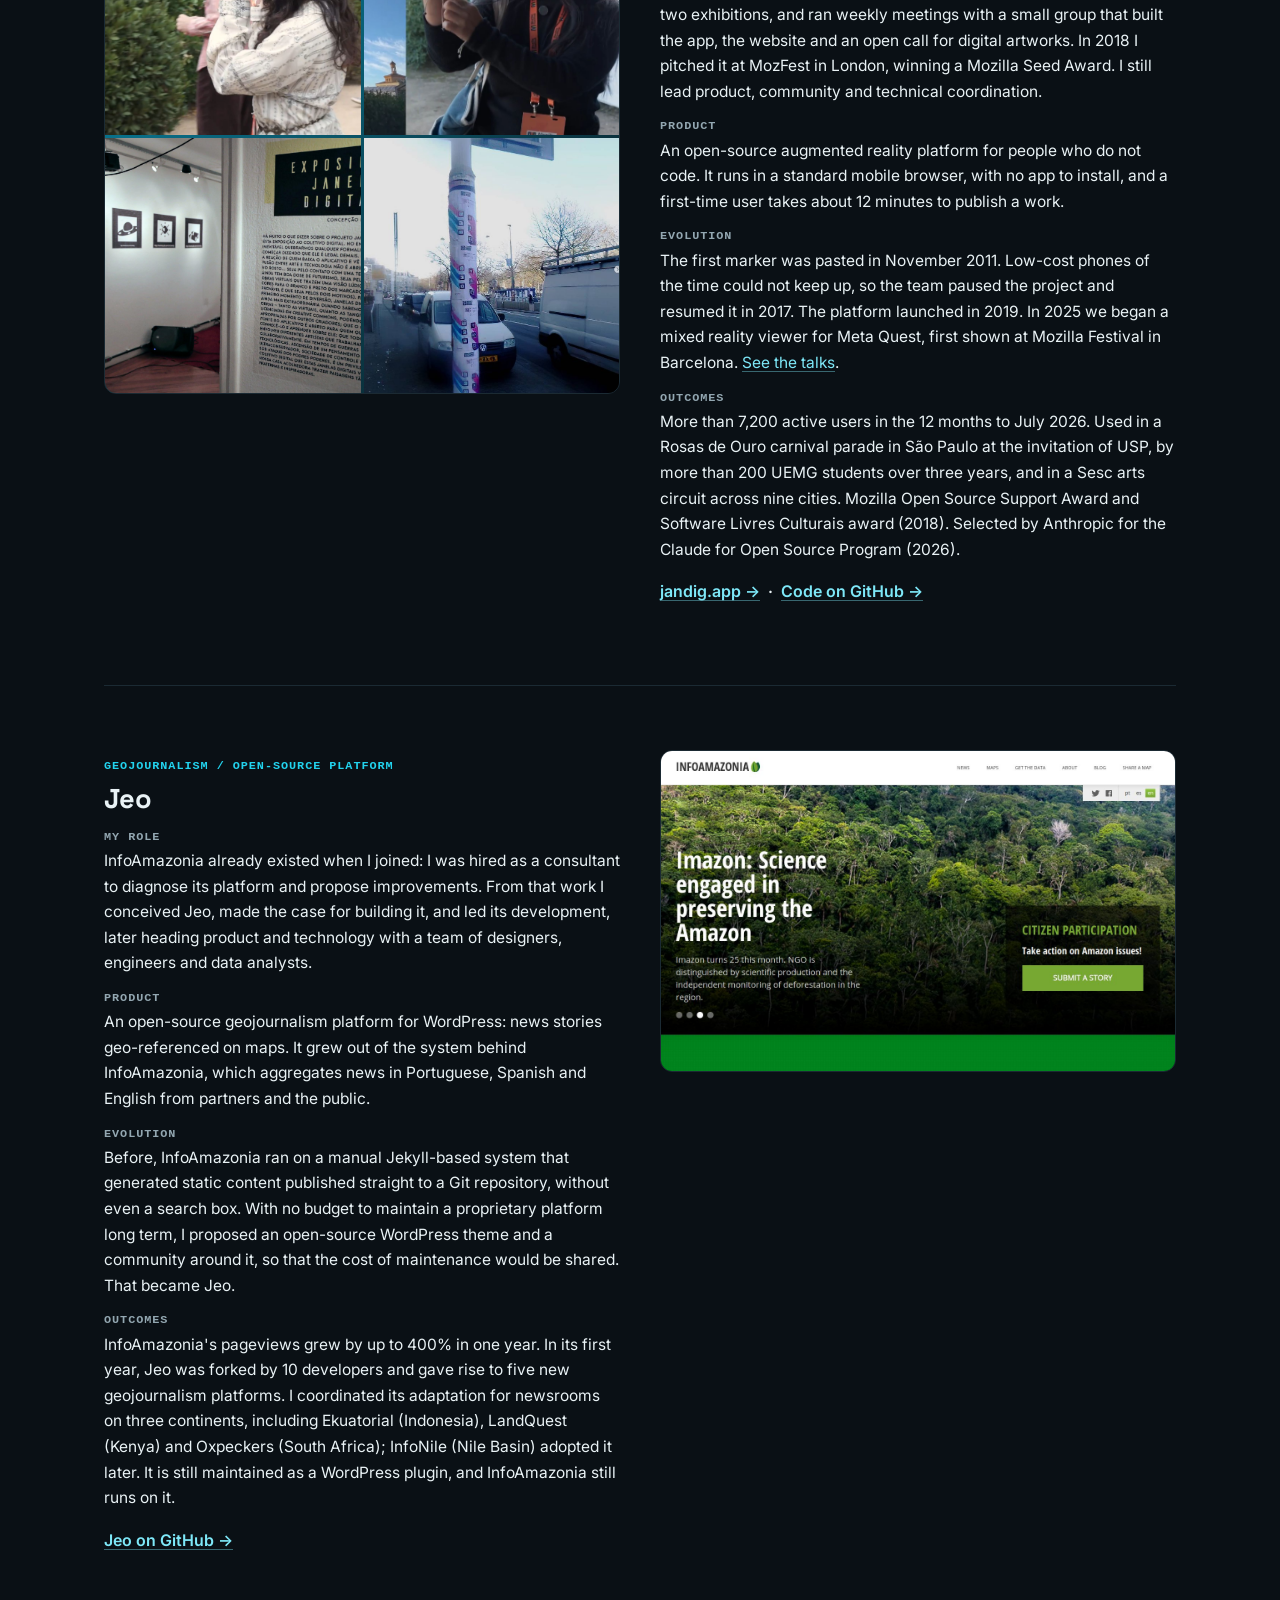
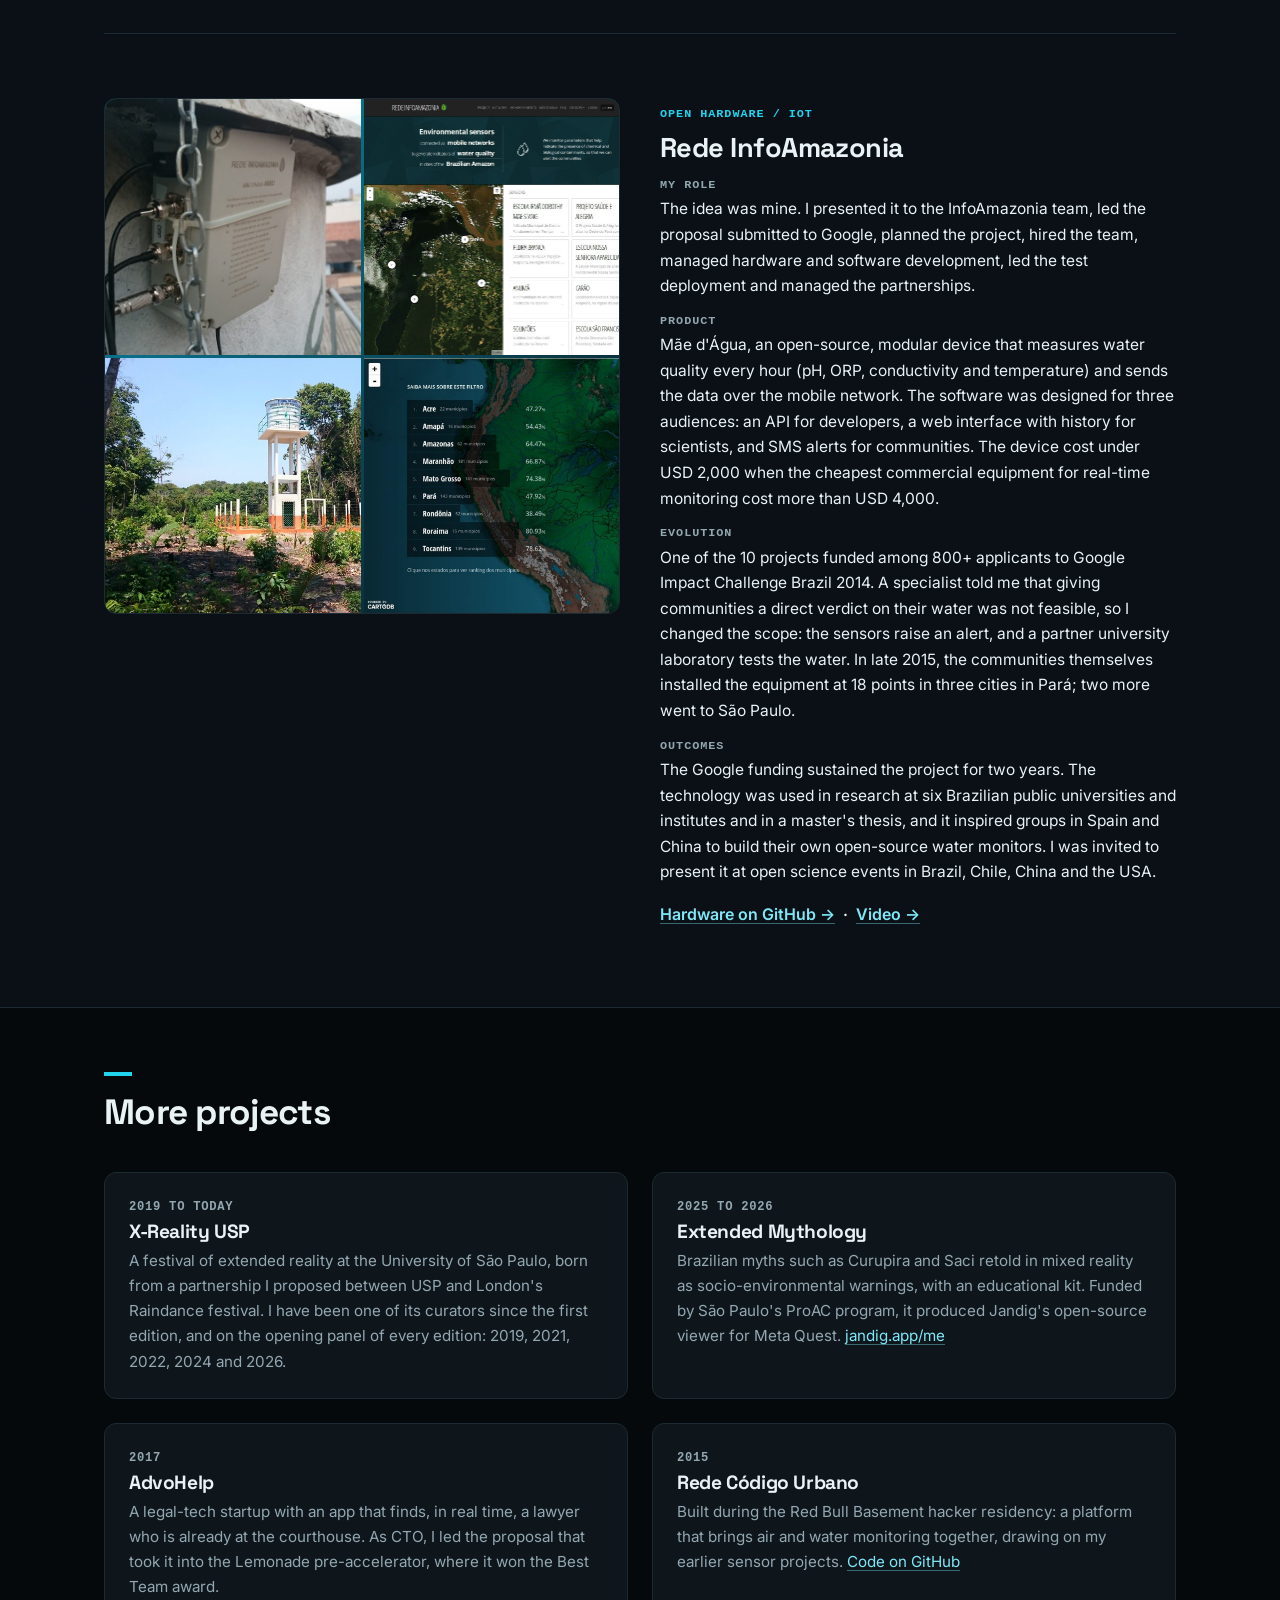
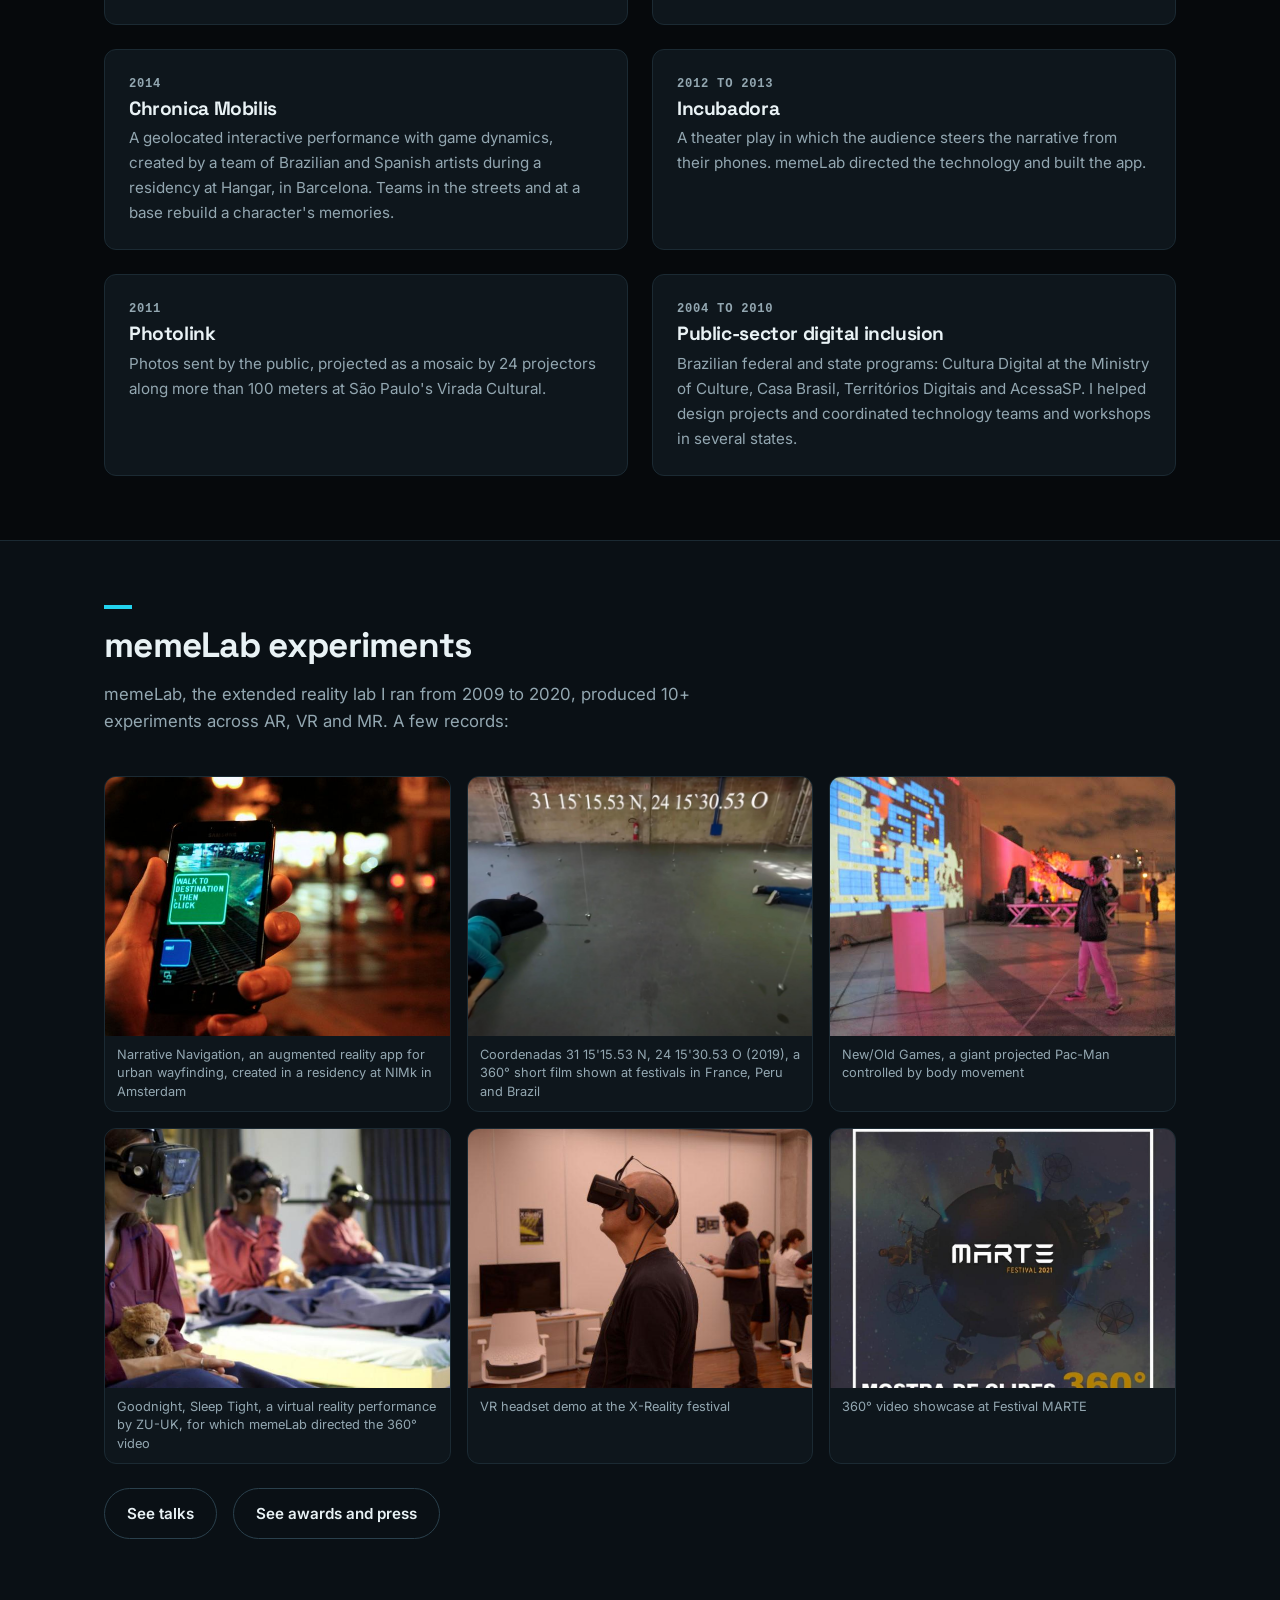
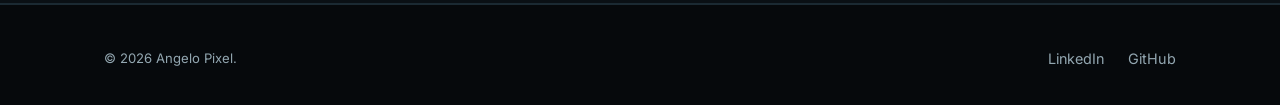
<file: projects.html>
<!DOCTYPE html>
<html lang="en">
<head>
  <meta charset="UTF-8" />
  <meta name="viewport" content="width=device-width, initial-scale=1.0" />
  <title>Projects | Angelo Pixel</title>
  <meta name="description" content="Case studies: Spider at Amazon, the AutoNation fee system, Watchtower, diar.ia.br Studio, Jandig, Jeo and Rede InfoAmazonia." />
  <link rel="canonical" href="https://vjpixel.github.io/projects.html" />
  <meta property="og:type" content="website" />
  <meta property="og:title" content="Projects | Angelo Pixel" />
  <meta property="og:description" content="Case studies: Spider at Amazon, the AutoNation fee system, Watchtower, diar.ia.br Studio, Jandig, Jeo and Rede InfoAmazonia." />
  <meta property="og:url" content="https://vjpixel.github.io/projects.html" />
  <meta property="og:image" content="https://vjpixel.github.io/assets/images/angelo-pixel.jpg" />
  <meta name="theme-color" content="#06090c" />
  <meta name="color-scheme" content="dark" />
  <link rel="icon" href="data:image/svg+xml,%3Csvg xmlns='http://www.w3.org/2000/svg' viewBox='0 0 16 16'%3E%3Crect width='16' height='16' fill='%2306090c'/%3E%3Crect x='4' y='4' width='8' height='8' fill='%2322d3ee'/%3E%3C/svg%3E" />
  <link rel="preconnect" href="https://fonts.googleapis.com" />
  <link rel="preconnect" href="https://fonts.gstatic.com" crossorigin />
  <link rel="stylesheet" href="https://fonts.googleapis.com/css2?family=Inter:wght@400;500;600;700&amp;family=Space+Grotesk:wght@500;600;700&amp;display=swap" />
  <link rel="stylesheet" href="css/style.css" />
</head>
<body>
  <header class="site-header">
    <div class="container">
      <a class="brand" href="index.html"><span class="brand-mark" aria-hidden="true"></span>Angelo <span>Pixel</span></a>
      <nav aria-label="Main">
        <ul class="nav-links" id="nav-links">
          <li><a href="index.html">Home</a></li>
          <li><a href="experience.html">Experience</a></li>
          <li><a href="projects.html" aria-current="page">Projects</a></li>
          <li><a href="talks.html">Talks</a></li>
          <li><a href="recognition.html">Recognition</a></li>
          <li><a href="about.html">About</a></li>
          <li><a href="index.html#contact">Contact</a></li>
        </ul>
      </nav>
      <button type="button" class="nav-toggle" aria-controls="nav-links" aria-expanded="false">Menu</button>
    </div>
  </header>

  <main>
    <section class="hero hero-tight">
      <div class="container">
        <p class="eyebrow">Projects</p>
        <h1 style="max-width: 20ch;">Case studies, from Amazon to open source.</h1>
        <p class="lede">The problem, what I decided and what came of it. Company cases leave out confidential figures: the numbers shown are the ones on my r&eacute;sum&eacute;, in <a href="experience.html">Experience</a>.</p>
      </div>
    </section>
    <section class="section" style="padding-top: 0;">
      <div class="container">
        <div class="section-head">
          <h2>Product work at companies</h2>
        </div>
        <article id="spider" class="case-study no-media">
          <div class="case-copy">
            <span class="case-tag">Amazon / API product</span>
            <h3>Spider</h3>
            <div class="case-blocks">
              <div class="case-block">
                <h4>Problem</h4>
                <p>Amazon's supply chain software was built for the United States, where sales tax is added on top of the price. In Brazil, tax is part of the price, so it is a cost to the company, and it changes from state to state. The systems were miscalculating what it cost to ship a product from each warehouse.</p>
              </div>
              <div class="case-block">
                <h4>My role</h4>
                <p>When I joined, Spider was a project that touched a single supply chain system. I was hired to turn it into a product: an API that other systems consult to get that calculation right.</p>
              </div>
              <div class="case-block">
                <h4>What I did</h4>
                <p>I wrote the product vision and a three-year plan, and PRFAQs for new features. I created a discovery framework and KPIs, and used the metrics to find new opportunities, such as better caching and new transfer routes. The product depended on many stakeholders, so I set up one communication mechanism per audience, from a short monthly report for leadership to weekly meetings with the direct team, aligning operations, business, tax, finance and technology.</p>
              </div>
              <div class="case-block">
                <h4>Outcome</h4>
                <p>Spider increased Amazon Brazil's yearly profitability by USD 11MM, and its impact grew 4.5 times in one year. What I took from it: a product vision does most of the work of aligning stakeholders.</p>
              </div>
            </div>
          </div>
        </article>

        <article id="fees" class="case-study no-media">
          <div class="case-copy">
            <span class="case-tag">AutoNation / Internal platform</span>
            <h3>Configurable fee system</h3>
            <div class="case-blocks">
              <div class="case-block">
                <h4>Problem</h4>
                <p>The fees charged by AutoNation's mobile service were hardcoded. Launching or changing a fee required engineering work.</p>
              </div>
              <div class="case-block">
                <h4>My role</h4>
                <p>It started as a single task. I interviewed stakeholders and grew it into a product vision. Having worked with tax at Amazon helped me make the case to leadership.</p>
              </div>
              <div class="case-block">
                <h4>What I did</h4>
                <p>I designed a fee model that finance configures without code. A fee can apply to a whole repair order, a repair or a component; be a fixed amount or a percentage of the total, of labor or of parts; and follow rules by state, customer type, partner and validity dates. Permissions follow roles: finance creates fees, account managers assign them to fleets, and operations adjusts them on an order. I also wrote the role-based training, the launch announcement and the demo.</p>
              </div>
              <div class="case-block">
                <h4>Outcome</h4>
                <p>Launched in January 2025. Business teams now launch and adjust fees on their own, and fee-based revenue rose by up to 587%. On the same team I led the Mobile Service Partner API from zero to its first customer, including how quotes are exposed to partners: fully quoted, a price range, or pending.</p>
              </div>
            </div>
          </div>
        </article>

        <article id="watchtower" class="case-study no-media">
          <div class="case-copy">
            <span class="case-tag">Stefanini Manufacturing / AI product discovery</span>
            <h3>Watchtower</h3>
            <div class="case-blocks">
              <div class="case-block">
                <h4>Problem</h4>
                <p>Watchtower was a proposed AI product for industrial maintenance. My job was discovery: find out whether the problem was real and whether the company could build a product that solved it.</p>
              </div>
              <div class="case-block">
                <h4>My role</h4>
                <p>I was the product manager, leading a team of five (developer, data scientist, sales, marketing and UX designer) and presenting the status to C-level executives every month.</p>
              </div>
              <div class="case-block">
                <h4>What I did</h4>
                <p>I ran nine months of discovery. I tested demand with landing pages and ads from the first week, and interviewed maintenance teams, which led us to pivot the problem we were solving. I wrote a product vision, ran a Lean Inception, designed an MVP simpler than first planned, and studied the market and the competition.</p>
              </div>
              <div class="case-block">
                <h4>Outcome</h4>
                <p>The discovery showed that a competitive product needed an AI accuracy that depends on a volume of data the company did not have, in a market filling up with cheaper solutions. I advised the C-level to discontinue the product before it was built, saving the cost of developing it.</p>
              </div>
            </div>
          </div>
        </article>
      </div>
    </section>
    <section class="section section-alt">
      <div class="container">
        <div class="section-head">
          <h2>Products I started</h2>
        </div>
        <article id="diaria" class="case-study">
          <div class="case-media single">
              <img src="assets/images/diaria/diaria-01-edition-cover.jpg" alt="Cover illustration of a diar.ia.br edition" loading="lazy" />
          </div>
          <div class="case-copy">
            <span class="case-tag">AI agents / Open source</span>
            <h3>diar.ia.br Studio</h3>
            <div class="case-blocks">
              <div class="case-block">
                <h4>My role</h4>
                <p>I am the founder and editor of diar.ia.br, a weekday AI newsletter in Portuguese. I designed and built the pipeline that produces it.</p>
              </div>
              <div class="case-block">
                <h4>Product</h4>
                <p>A public production pipeline on Claude Code that takes each edition from research to scheduling in six stages, with human review at two of them. Each edition reviews about 300 articles and publishes nine, and goes out at 6 a.m., Monday to Friday.</p>
              </div>
              <div class="case-block">
                <h4>How it works</h4>
                <p>40 specialized AI agents and 44 skills, integrated with 20+ external APIs and 8 MCP servers. Built in TypeScript on Node, with typecheck, unit tests and an end-to-end smoke test on every pull request.</p>
              </div>
              <div class="case-block">
                <h4>Outcomes</h4>
                <p>I automated the work previously done by a team member. The newsletter reaches 150,000+ people a month across its own audience and partner audiences.</p>
              </div>
            </div>
            <p class="case-link"><a href="https://github.com/vjpixel/diaria-studio" target="_blank" rel="noopener">Code on GitHub &rarr;</a> &nbsp;&middot;&nbsp; <a href="https://diar.ia.br" target="_blank" rel="noopener">diar.ia.br &rarr;</a></p>
          </div>
        </article>

        <article id="jandig" class="case-study">
          <div class="case-media">
            <div class="gallery">
              <img src="assets/images/jandig/jandig-04-brazilian-myths-mixed-reality.jpg" alt="Outdoor AR sculpture of a creature from Brazilian folklore" loading="lazy" />
              <img src="assets/images/jandig/jandig-05-mozilla-festival-barcelona.jpg" alt="People trying a mixed reality headset at Mozilla Festival in Barcelona" loading="lazy" />
              <img src="assets/images/jandig/jandig-01-exposicao-janelas-digitais.jpg" alt="The Janelas Digitais exhibition with AR markers" loading="lazy" />
              <img src="assets/images/jandig/jandig-03-intervencao-urbana-poste.jpg" alt="Urban intervention with AR stickers on a lamp post" loading="lazy" />
            </div>
          </div>
          <div class="case-copy">
            <span class="case-tag">Augmented reality / Open source</span>
            <h3>Jandig</h3>
            <div class="case-blocks">
              <div class="case-block">
                <h4>My role</h4>
                <p>I started Jandig in 2011: researched its feasibility, negotiated the first two exhibitions, and ran weekly meetings with a small group that built the app, the website and an open call for digital artworks. In 2018 I pitched it at MozFest in London, winning a Mozilla Seed Award. I still lead product, community and technical coordination.</p>
              </div>
              <div class="case-block">
                <h4>Product</h4>
                <p>An open-source augmented reality platform for people who do not code. It runs in a standard mobile browser, with no app to install, and a first-time user takes about 12 minutes to publish a work.</p>
              </div>
              <div class="case-block">
                <h4>Evolution</h4>
                <p>The first marker was pasted in November 2011. Low-cost phones of the time could not keep up, so the team paused the project and resumed it in 2017. The platform launched in 2019. In 2025 we began a mixed reality viewer for Meta Quest, first shown at Mozilla Festival in Barcelona. <a href="talks.html">See the talks</a>.</p>
              </div>
              <div class="case-block">
                <h4>Outcomes</h4>
                <p>More than 7,200 active users in the 12 months to July 2026. Used in a Rosas de Ouro carnival parade in S&atilde;o Paulo at the invitation of USP, by more than 200 UEMG students over three years, and in a Sesc arts circuit across nine cities. Mozilla Open Source Support Award and Software Livres Culturais award (2018). Selected by Anthropic for the Claude for Open Source Program (2026).</p>
              </div>
            </div>
            <p class="case-link"><a href="https://jandig.app/" target="_blank" rel="noopener">jandig.app &rarr;</a> &nbsp;&middot;&nbsp; <a href="https://github.com/memeLab/Jandig" target="_blank" rel="noopener">Code on GitHub &rarr;</a></p>
          </div>
        </article>

        <article id="jeo" class="case-study reverse">
          <div class="case-media single">
              <img src="assets/images/jeo/jeo-01-infoamazonia-home-2015.jpg" alt="InfoAmazonia home page in 2015, built on Jeo" loading="lazy" />
          </div>
          <div class="case-copy">
            <span class="case-tag">Geojournalism / Open-source platform</span>
            <h3>Jeo</h3>
            <div class="case-blocks">
              <div class="case-block">
                <h4>My role</h4>
                <p>InfoAmazonia already existed when I joined: I was hired as a consultant to diagnose its platform and propose improvements. From that work I conceived Jeo, made the case for building it, and led its development, later heading product and technology with a team of designers, engineers and data analysts.</p>
              </div>
              <div class="case-block">
                <h4>Product</h4>
                <p>An open-source geojournalism platform for WordPress: news stories geo-referenced on maps. It grew out of the system behind InfoAmazonia, which aggregates news in Portuguese, Spanish and English from partners and the public.</p>
              </div>
              <div class="case-block">
                <h4>Evolution</h4>
                <p>Before, InfoAmazonia ran on a manual Jekyll-based system that generated static content published straight to a Git repository, without even a search box. With no budget to maintain a proprietary platform long term, I proposed an open-source WordPress theme and a community around it, so that the cost of maintenance would be shared. That became Jeo.</p>
              </div>
              <div class="case-block">
                <h4>Outcomes</h4>
                <p>InfoAmazonia's pageviews grew by up to 400% in one year. In its first year, Jeo was forked by 10 developers and gave rise to five new geojournalism platforms. I coordinated its adaptation for newsrooms on three continents, including Ekuatorial (Indonesia), LandQuest (Kenya) and Oxpeckers (South Africa); InfoNile (Nile Basin) adopted it later. It is still maintained as a WordPress plugin, and InfoAmazonia still runs on it.</p>
              </div>
            </div>
            <p class="case-link"><a href="https://github.com/InfoAmazonia/jeo-plugin" target="_blank" rel="noopener">Jeo on GitHub &rarr;</a></p>
          </div>
        </article>

        <article id="rede" class="case-study">
          <div class="case-media">
            <div class="gallery">
              <img src="assets/images/rede/rede-01-mae-dagua-sensor.jpg" alt="M&atilde;e d'&Aacute;gua sensor number 2 installed on a water tank" loading="lazy" />
              <img src="assets/images/rede/rede-02-site-sensor-map.jpg" alt="Rede InfoAmazonia website with the map of sensors around Santar&eacute;m" loading="lazy" />
              <img src="assets/images/rede/rede-03-pedra-branca-water-tower.jpg" alt="Community water tower at Pedra Branca, one of the monitored sites" loading="lazy" />
              <img src="assets/images/rede/rede-04-site-water-supply.jpg" alt="Map of access to water supply in the Amazon states on the project website" loading="lazy" />
            </div>
          </div>
          <div class="case-copy">
            <span class="case-tag">Open hardware / IoT</span>
            <h3>Rede InfoAmazonia</h3>
            <div class="case-blocks">
              <div class="case-block">
                <h4>My role</h4>
                <p>The idea was mine. I presented it to the InfoAmazonia team, led the proposal submitted to Google, planned the project, hired the team, managed hardware and software development, led the test deployment and managed the partnerships.</p>
              </div>
              <div class="case-block">
                <h4>Product</h4>
                <p>M&atilde;e d'&Aacute;gua, an open-source, modular device that measures water quality every hour (pH, ORP, conductivity and temperature) and sends the data over the mobile network. The software was designed for three audiences: an API for developers, a web interface with history for scientists, and SMS alerts for communities. The device cost under USD 2,000 when the cheapest commercial equipment for real-time monitoring cost more than USD 4,000.</p>
              </div>
              <div class="case-block">
                <h4>Evolution</h4>
                <p>One of the 10 projects funded among 800+ applicants to Google Impact Challenge Brazil 2014. A specialist told me that giving communities a direct verdict on their water was not feasible, so I changed the scope: the sensors raise an alert, and a partner university laboratory tests the water. In late 2015, the communities themselves installed the equipment at 18 points in three cities in Par&aacute;; two more went to S&atilde;o Paulo.</p>
              </div>
              <div class="case-block">
                <h4>Outcomes</h4>
                <p>The Google funding sustained the project for two years. The technology was used in research at six Brazilian public universities and institutes and in a master's thesis, and it inspired groups in Spain and China to build their own open-source water monitors. I was invited to present it at open science events in Brazil, Chile, China and the USA.</p>
              </div>
            </div>
            <p class="case-link"><a href="https://github.com/InfoAmazonia/rede-hardware" target="_blank" rel="noopener">Hardware on GitHub &rarr;</a> &nbsp;&middot;&nbsp; <a href="https://youtu.be/4t60jJCaQEM" target="_blank" rel="noopener">Video &rarr;</a></p>
          </div>
        </article>
      </div>
    </section>
    <section class="section">
      <div class="container">
        <div class="section-head">
          <h2>More projects</h2>
        </div>
        <div class="teaser-grid">
          <div class="teaser-card">
            <span class="timeline-period">2019 to today</span>
            <h3>X-Reality USP</h3>
            <p>A festival of extended reality at the University of S&atilde;o Paulo, born from a partnership I proposed between USP and London's Raindance festival. I have been one of its curators since the first edition, and on the opening panel of every edition: 2019, 2021, 2022, 2024 and 2026.</p>
          </div>
          <div class="teaser-card">
            <span class="timeline-period">2025 to 2026</span>
            <h3>Extended Mythology</h3>
            <p>Brazilian myths such as Curupira and Saci retold in mixed reality as socio-environmental warnings, with an educational kit. Funded by S&atilde;o Paulo's ProAC program, it produced Jandig's open-source viewer for Meta Quest. <a href="https://jandig.app/me/" target="_blank" rel="noopener">jandig.app/me</a></p>
          </div>
          <div class="teaser-card">
            <span class="timeline-period">2017</span>
            <h3>AdvoHelp</h3>
            <p>A legal-tech startup with an app that finds, in real time, a lawyer who is already at the courthouse. As CTO, I led the proposal that took it into the Lemonade pre-accelerator, where it won the Best Team award.</p>
          </div>
          <div class="teaser-card">
            <span class="timeline-period">2015</span>
            <h3>Rede C&oacute;digo Urbano</h3>
            <p>Built during the Red Bull Basement hacker residency: a platform that brings air and water monitoring together, drawing on my earlier sensor projects. <a href="https://github.com/vjpixel/rcu" target="_blank" rel="noopener">Code on GitHub</a></p>
          </div>
          <div class="teaser-card">
            <span class="timeline-period">2014</span>
            <h3>Chronica Mobilis</h3>
            <p>A geolocated interactive performance with game dynamics, created by a team of Brazilian and Spanish artists during a residency at Hangar, in Barcelona. Teams in the streets and at a base rebuild a character's memories.</p>
          </div>
          <div class="teaser-card">
            <span class="timeline-period">2012 to 2013</span>
            <h3>Incubadora</h3>
            <p>A theater play in which the audience steers the narrative from their phones. memeLab directed the technology and built the app.</p>
          </div>
          <div class="teaser-card">
            <span class="timeline-period">2011</span>
            <h3>Photolink</h3>
            <p>Photos sent by the public, projected as a mosaic by 24 projectors along more than 100 meters at S&atilde;o Paulo's Virada Cultural.</p>
          </div>
          <div class="teaser-card">
            <span class="timeline-period">2004 to 2010</span>
            <h3>Public-sector digital inclusion</h3>
            <p>Brazilian federal and state programs: Cultura Digital at the Ministry of Culture, Casa Brasil, Territ&oacute;rios Digitais and AcessaSP. I helped design projects and coordinated technology teams and workshops in several states.</p>
          </div>
        </div>
      </div>
    </section>
    <section class="section section-alt">
      <div class="container">
        <div class="section-head">
          <h2>memeLab experiments</h2>
          <p class="lede">memeLab, the extended reality lab I ran from 2009 to 2020, produced 10+ experiments across AR, VR and MR. A few records:</p>
        </div>
        <div class="mosaic-grid">
          <div class="mosaic-item">
            <img src="assets/images/memelab/memelab-01-narrative-navigation-app.jpg" alt="Narrative Navigation, an augmented reality app for urban wayfinding, created in a residency at NIMk in Amsterdam" loading="lazy" />
            <p class="mosaic-caption">Narrative Navigation, an augmented reality app for urban wayfinding, created in a residency at NIMk in Amsterdam</p>
          </div>
          <div class="mosaic-item">
            <img src="assets/images/memelab/memelab-02-nowhere-everywhere-installation.jpg" alt="Coordenadas 31 15'15.53 N, 24 15'30.53 O (2019), a 360&deg; short film shown at festivals in France, Peru and Brazil" loading="lazy" />
            <p class="mosaic-caption">Coordenadas 31 15'15.53 N, 24 15'30.53 O (2019), a 360&deg; short film shown at festivals in France, Peru and Brazil</p>
          </div>
          <div class="mosaic-item">
            <img src="assets/images/memelab/memelab-03-new-old-games-pacman-projection.jpg" alt="New/Old Games, a giant projected Pac-Man controlled by body movement" loading="lazy" />
            <p class="mosaic-caption">New/Old Games, a giant projected Pac-Man controlled by body movement</p>
          </div>
          <div class="mosaic-item">
            <img src="assets/images/memelab/memelab-04-goodnight-sleep-tight-performance.jpg" alt="Goodnight, Sleep Tight, a virtual reality performance by ZU-UK, for which memeLab directed the 360&deg; video" loading="lazy" />
            <p class="mosaic-caption">Goodnight, Sleep Tight, a virtual reality performance by ZU-UK, for which memeLab directed the 360&deg; video</p>
          </div>
          <div class="mosaic-item">
            <img src="assets/images/memelab/memelab-05-festival-x-reality-vr-headset.jpg" alt="VR headset demo at the X-Reality festival" loading="lazy" />
            <p class="mosaic-caption">VR headset demo at the X-Reality festival</p>
          </div>
          <div class="mosaic-item">
            <img src="assets/images/memelab/memelab-06-mostra-clipes-360-marte-festival.jpg" alt="360&deg; video showcase at Festival MARTE" loading="lazy" />
            <p class="mosaic-caption">360&deg; video showcase at Festival MARTE</p>
          </div>
        </div>
        <div class="btn-row" style="margin-top: var(--space-3);">
          <a class="btn btn-secondary" href="talks.html">See talks</a>
          <a class="btn btn-secondary" href="recognition.html">See awards and press</a>
        </div>
      </div>
    </section>

  </main>

  <footer class="site-footer">
    <div class="container">
      <p class="footer-note">&copy; 2026 Angelo Pixel.</p>
      <ul class="footer-links">
        <li><a href="https://www.linkedin.com/in/vjpixel/" target="_blank" rel="noopener">LinkedIn</a></li>
        <li><a href="https://github.com/vjpixel" target="_blank" rel="noopener">GitHub</a></li>
      </ul>
    </div>
  </footer>

  <script src="js/main.js"></script>
</body>
</html>
</file>
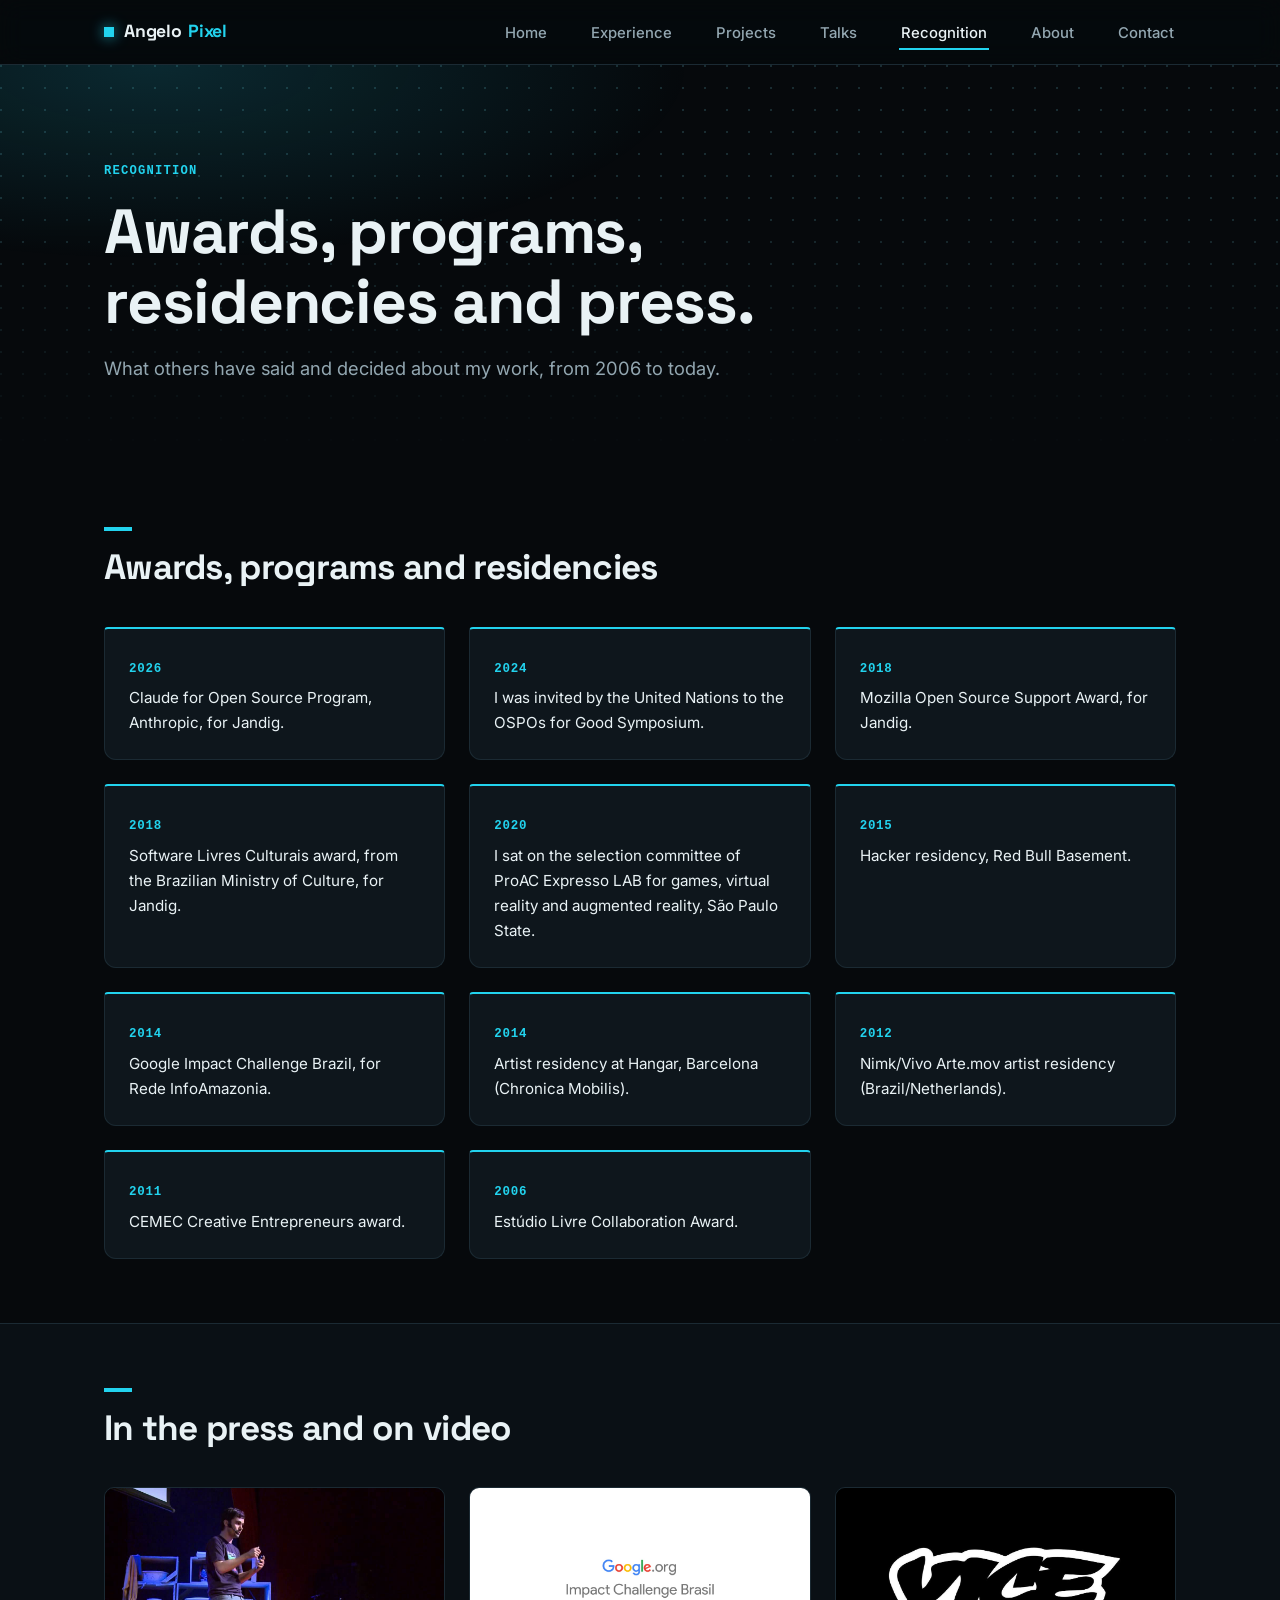
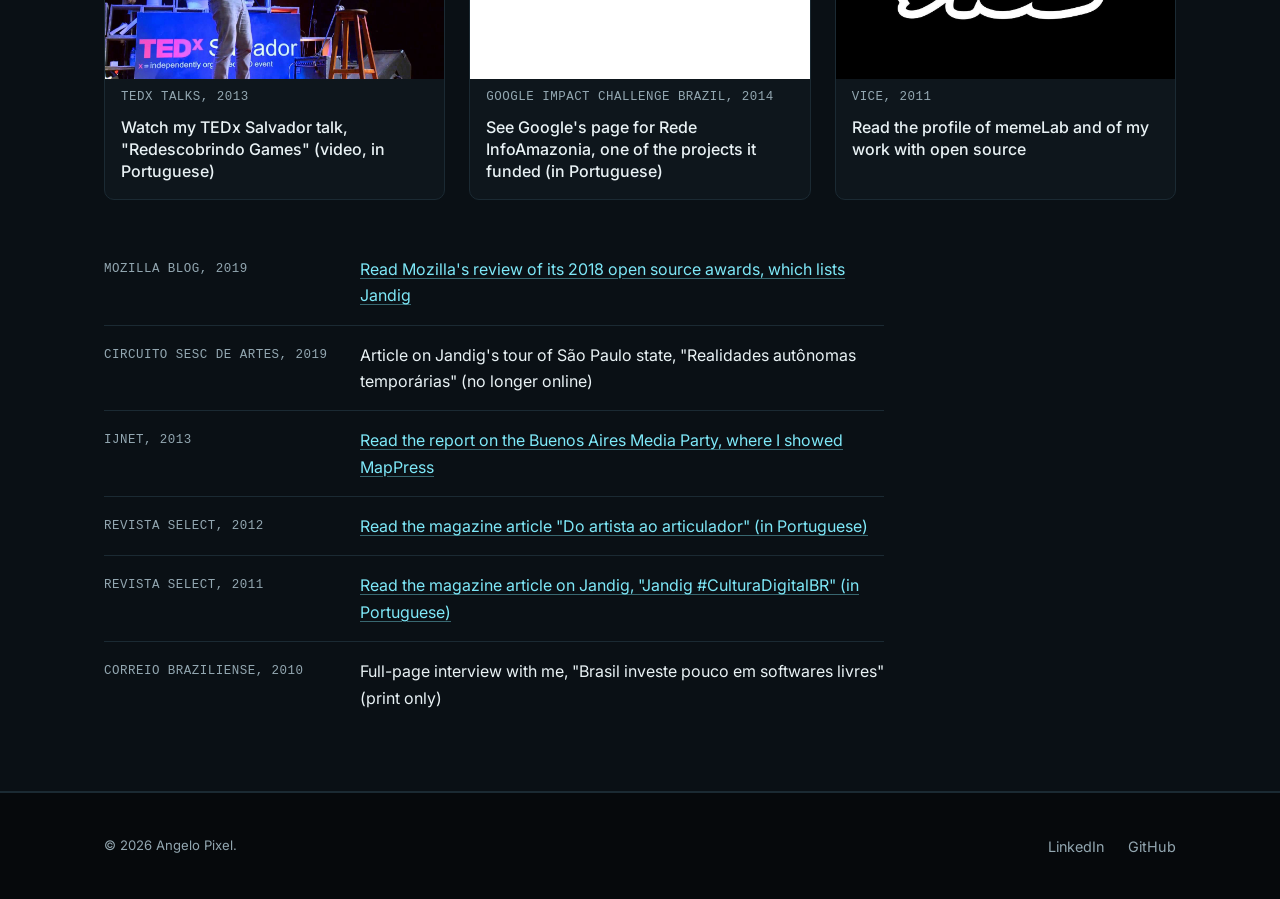
<file: recognition.html>
<!DOCTYPE html>
<html lang="en">
<head>
  <meta charset="UTF-8" />
  <meta name="viewport" content="width=device-width, initial-scale=1.0" />
  <title>Recognition | Angelo Pixel</title>
  <meta name="description" content="Awards, programs and residencies from Anthropic, the United Nations, Mozilla and Google, plus press coverage and video." />
  <link rel="canonical" href="https://vjpixel.github.io/recognition.html" />
  <meta property="og:type" content="website" />
  <meta property="og:title" content="Recognition | Angelo Pixel" />
  <meta property="og:description" content="Awards, programs and residencies from Anthropic, the United Nations, Mozilla and Google, plus press coverage and video." />
  <meta property="og:url" content="https://vjpixel.github.io/recognition.html" />
  <meta property="og:image" content="https://vjpixel.github.io/assets/images/angelo-pixel.jpg" />
  <meta name="theme-color" content="#06090c" />
  <meta name="color-scheme" content="dark" />
  <link rel="icon" href="data:image/svg+xml,%3Csvg xmlns='http://www.w3.org/2000/svg' viewBox='0 0 16 16'%3E%3Crect width='16' height='16' fill='%2306090c'/%3E%3Crect x='4' y='4' width='8' height='8' fill='%2322d3ee'/%3E%3C/svg%3E" />
  <link rel="preconnect" href="https://fonts.googleapis.com" />
  <link rel="preconnect" href="https://fonts.gstatic.com" crossorigin />
  <link rel="stylesheet" href="https://fonts.googleapis.com/css2?family=Inter:wght@400;500;600;700&amp;family=Space+Grotesk:wght@500;600;700&amp;display=swap" />
  <link rel="stylesheet" href="css/style.css" />
</head>
<body>
  <header class="site-header">
    <div class="container">
      <a class="brand" href="index.html"><span class="brand-mark" aria-hidden="true"></span>Angelo <span>Pixel</span></a>
      <nav aria-label="Main">
        <ul class="nav-links" id="nav-links">
          <li><a href="index.html">Home</a></li>
          <li><a href="experience.html">Experience</a></li>
          <li><a href="projects.html">Projects</a></li>
          <li><a href="talks.html">Talks</a></li>
          <li><a href="recognition.html" aria-current="page">Recognition</a></li>
          <li><a href="about.html">About</a></li>
          <li><a href="index.html#contact">Contact</a></li>
        </ul>
      </nav>
      <button type="button" class="nav-toggle" aria-controls="nav-links" aria-expanded="false">Menu</button>
    </div>
  </header>

  <main>
    <section class="hero hero-tight">
      <div class="container">
        <p class="eyebrow">Recognition</p>
        <h1 style="max-width: 22ch;">Awards, programs, residencies and press.</h1>
        <p class="lede">What others have said and decided about my work, from 2006 to today.</p>
      </div>
    </section>
    <section class="section">
      <div class="container">
        <div class="section-head">
          <h2>Awards, programs and residencies</h2>
        </div>
        <div class="recognition-grid">
          <div class="recognition-item">
            <span class="year">2026</span>
            <p>Claude for Open Source Program, Anthropic, for Jandig.</p>
          </div>
          <div class="recognition-item">
            <span class="year">2024</span>
            <p>I was invited by the United Nations to the OSPOs for Good Symposium.</p>
          </div>
          <div class="recognition-item">
            <span class="year">2018</span>
            <p>Mozilla Open Source Support Award, for Jandig.</p>
          </div>
          <div class="recognition-item">
            <span class="year">2018</span>
            <p>Software Livres Culturais award, from the Brazilian Ministry of Culture, for Jandig.</p>
          </div>
          <div class="recognition-item">
            <span class="year">2020</span>
            <p>I sat on the selection committee of ProAC Expresso LAB for games, virtual reality and augmented reality, S&atilde;o Paulo State.</p>
          </div>
          <div class="recognition-item">
            <span class="year">2015</span>
            <p>Hacker residency, Red Bull Basement.</p>
          </div>
          <div class="recognition-item">
            <span class="year">2014</span>
            <p>Google Impact Challenge Brazil, for Rede InfoAmazonia.</p>
          </div>
          <div class="recognition-item">
            <span class="year">2014</span>
            <p>Artist residency at Hangar, Barcelona (Chronica Mobilis).</p>
          </div>
          <div class="recognition-item">
            <span class="year">2012</span>
            <p>Nimk/Vivo Arte.mov artist residency (Brazil/Netherlands).</p>
          </div>
          <div class="recognition-item">
            <span class="year">2011</span>
            <p>CEMEC Creative Entrepreneurs award.</p>
          </div>
          <div class="recognition-item">
            <span class="year">2006</span>
            <p>Est&uacute;dio Livre Collaboration Award.</p>
          </div>
        </div>
      </div>
    </section>
    <section class="section section-alt">
      <div class="container">
        <div class="section-head">
          <h2>In the press and on video</h2>
        </div>
        <div class="press-featured">
          <a class="press-card" href="https://youtu.be/kpJGMomXe-U" target="_blank" rel="noopener">
            <img src="assets/images/press/press-01-tedx-salvador-2013.jpg" alt="Angelo Pixel on stage at TEDx Salvador" loading="lazy" />
            <span class="press-source">TEDx Talks, 2013</span>
            <span class="press-title">Watch my TEDx Salvador talk, &quot;Redescobrindo Games&quot; (video, in Portuguese)</span>
          </a>
          <a class="press-card" href="https://desafiosocial.withgoogle.com/brazil2014/charity/associacao-o-eco" target="_blank" rel="noopener">
            <img src="assets/images/press/press-03-google-impact-challenge-2014.jpg" alt="Google.org Impact Challenge Brasil logo" loading="lazy" />
            <span class="press-source">Google Impact Challenge Brazil, 2014</span>
            <span class="press-title">See Google's page for Rede InfoAmazonia, one of the projects it funded (in Portuguese)</span>
          </a>
          <a class="press-card" href="https://www.vice.com/en/article/memelab-fly-the-flag-of-freedom-through-open-source" target="_blank" rel="noopener">
            <img src="assets/images/press/press-02-vice-2011.jpg" alt="VICE logo" loading="lazy" />
            <span class="press-source">VICE, 2011</span>
            <span class="press-title">Read the profile of memeLab and of my work with open source</span>
          </a>
        </div>
        <ul class="press-list">
          <li><span class="press-source">Mozilla Blog, 2019</span> <a href="https://blog.mozilla.org/en/mozilla/moss-2018-year-in-review/" target="_blank" rel="noopener">Read Mozilla's review of its 2018 open source awards, which lists Jandig</a></li>
          <li><span class="press-source">Circuito Sesc de Artes, 2019</span> <span>Article on Jandig's tour of S&atilde;o Paulo state, &quot;Realidades aut&ocirc;nomas tempor&aacute;rias&quot; (no longer online)</span></li>
          <li><span class="press-source">IJNet, 2013</span> <a href="https://ijnet.org/en/story/journalism-reloaded-buenos-aires-media-party" target="_blank" rel="noopener">Read the report on the Buenos Aires Media Party, where I showed MapPress</a></li>
          <li><span class="press-source">Revista Select, 2012</span> <a href="https://www.select.art.br/do-artista-ao-articulador/" target="_blank" rel="noopener">Read the magazine article &quot;Do artista ao articulador&quot; (in Portuguese)</a></li>
          <li><span class="press-source">Revista Select, 2011</span> <a href="https://www.select.art.br/jandig-culturadigitalbr/" target="_blank" rel="noopener">Read the magazine article on Jandig, &quot;Jandig #CulturaDigitalBR&quot; (in Portuguese)</a></li>
          <li><span class="press-source">Correio Braziliense, 2010</span> <span>Full-page interview with me, &quot;Brasil investe pouco em softwares livres&quot; (print only)</span></li>
        </ul>
      </div>
    </section>

  </main>

  <footer class="site-footer">
    <div class="container">
      <p class="footer-note">&copy; 2026 Angelo Pixel.</p>
      <ul class="footer-links">
        <li><a href="https://www.linkedin.com/in/vjpixel/" target="_blank" rel="noopener">LinkedIn</a></li>
        <li><a href="https://github.com/vjpixel" target="_blank" rel="noopener">GitHub</a></li>
      </ul>
    </div>
  </footer>

  <script src="js/main.js"></script>
</body>
</html>
</file>
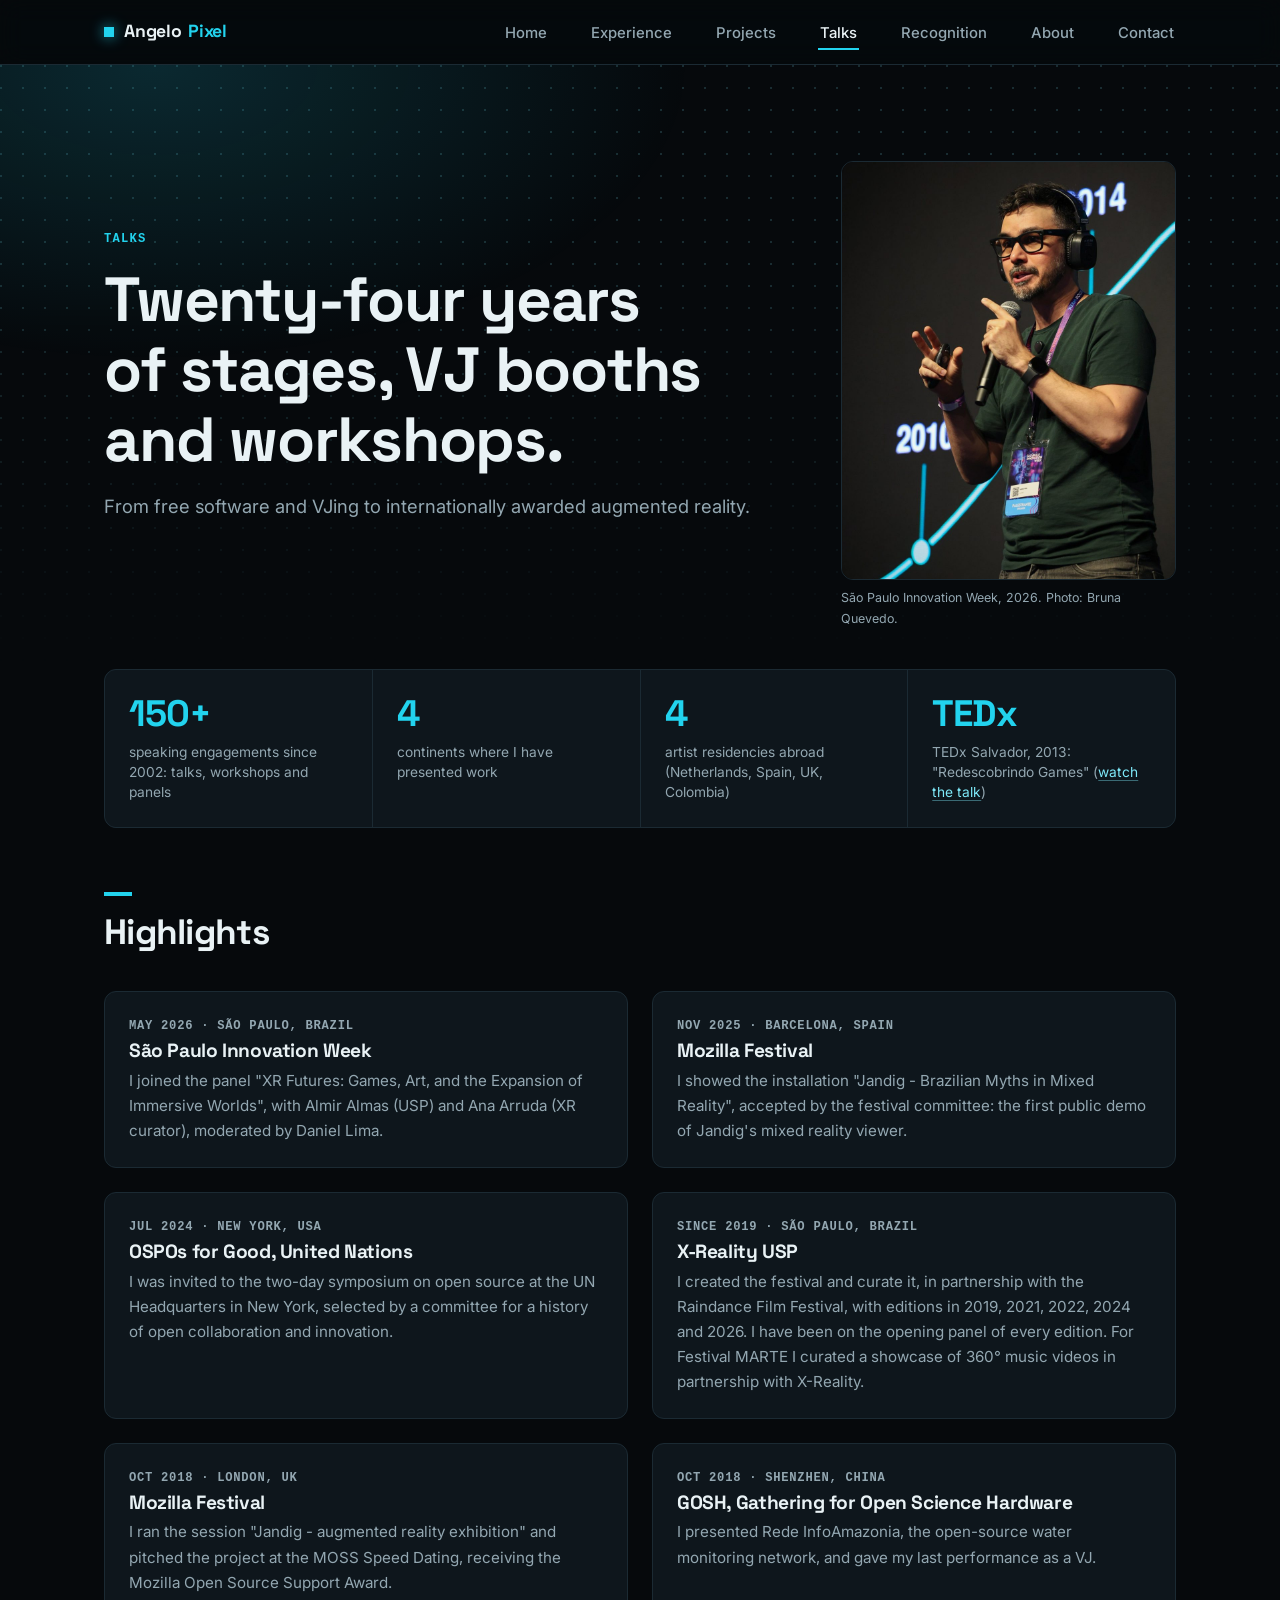
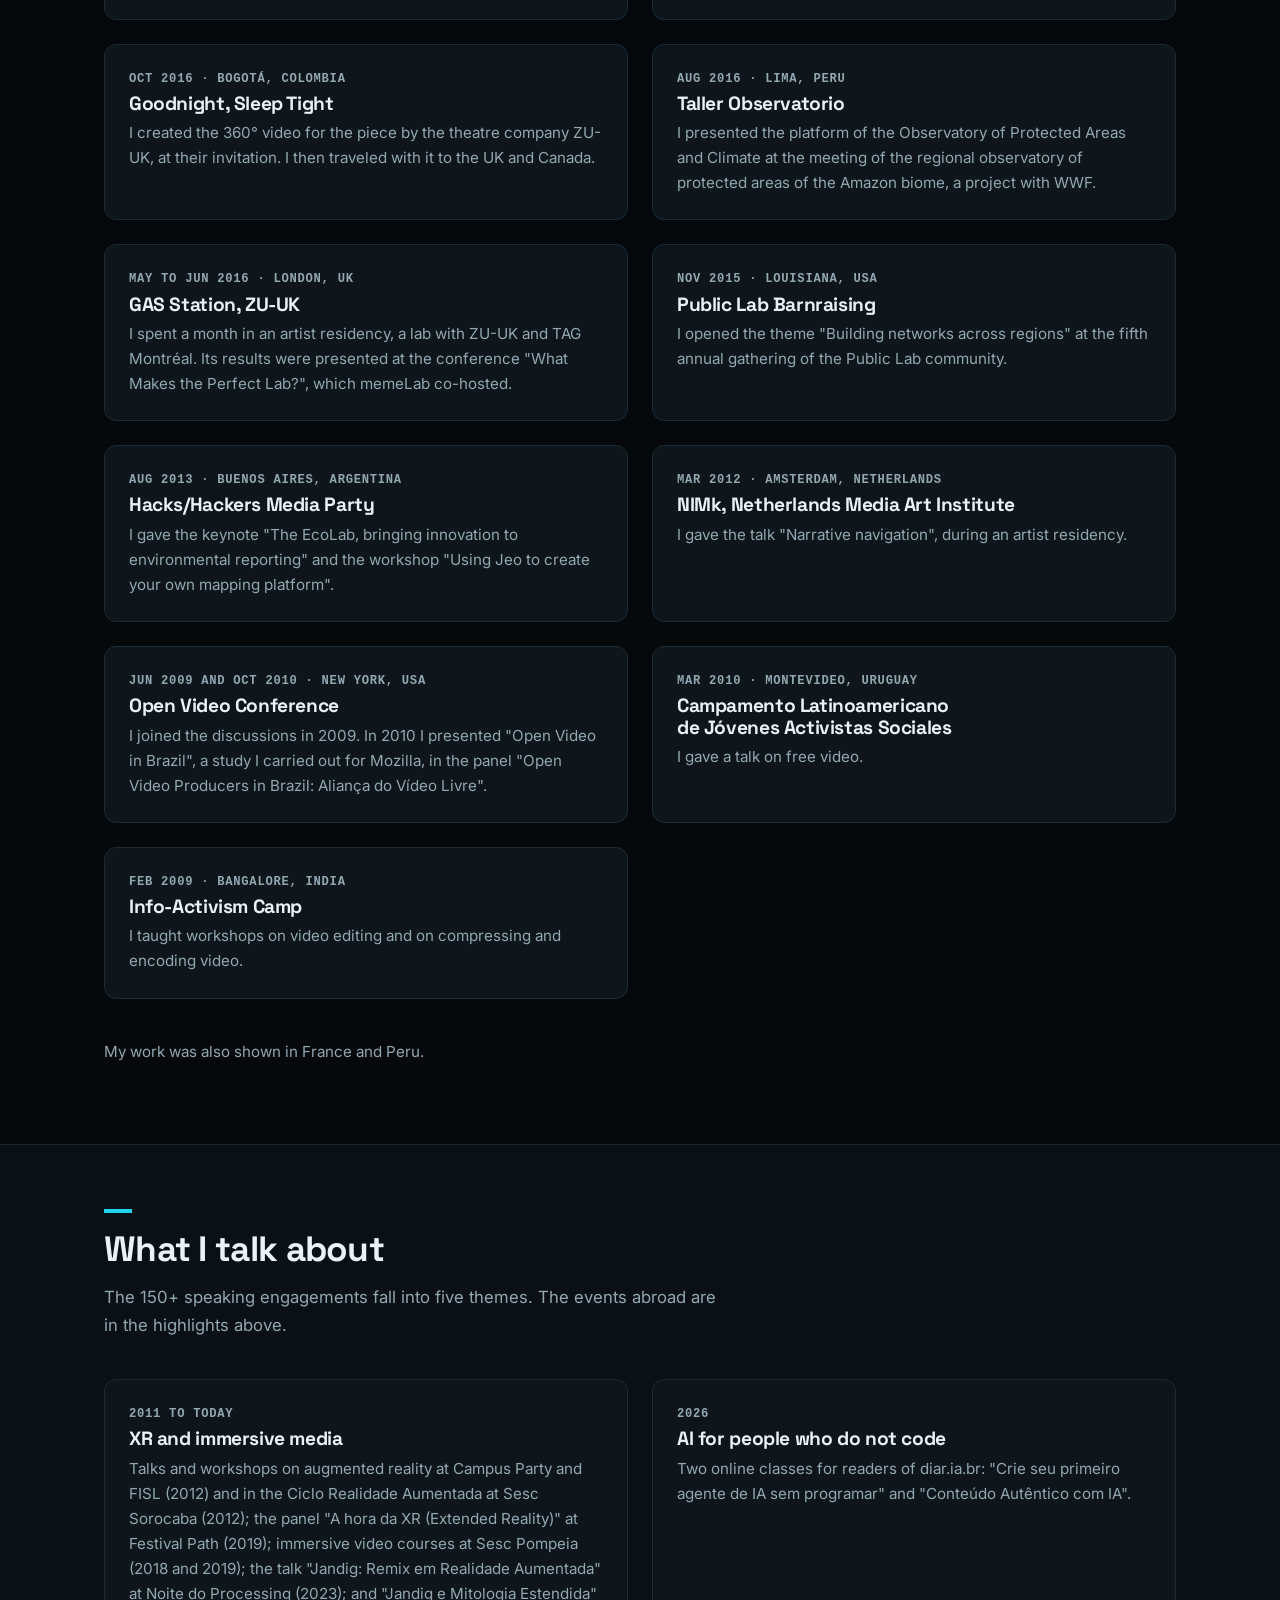
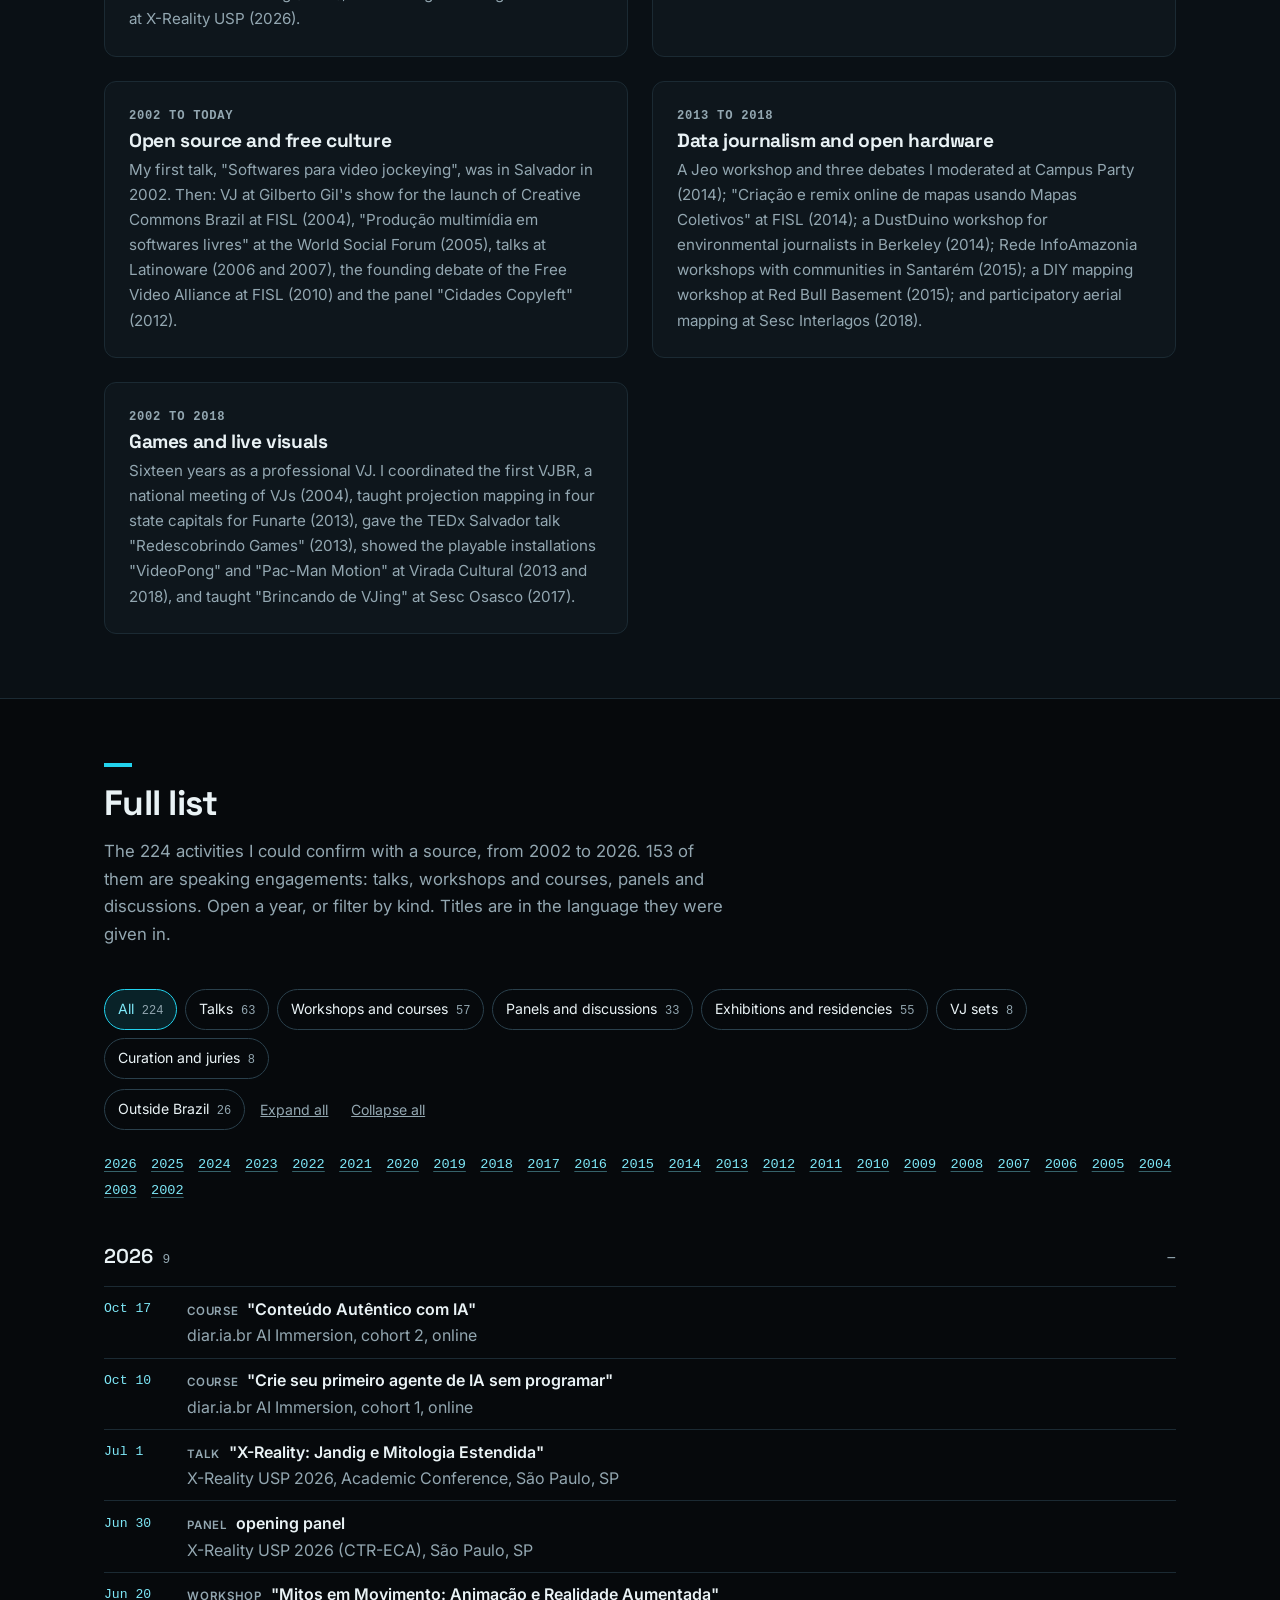
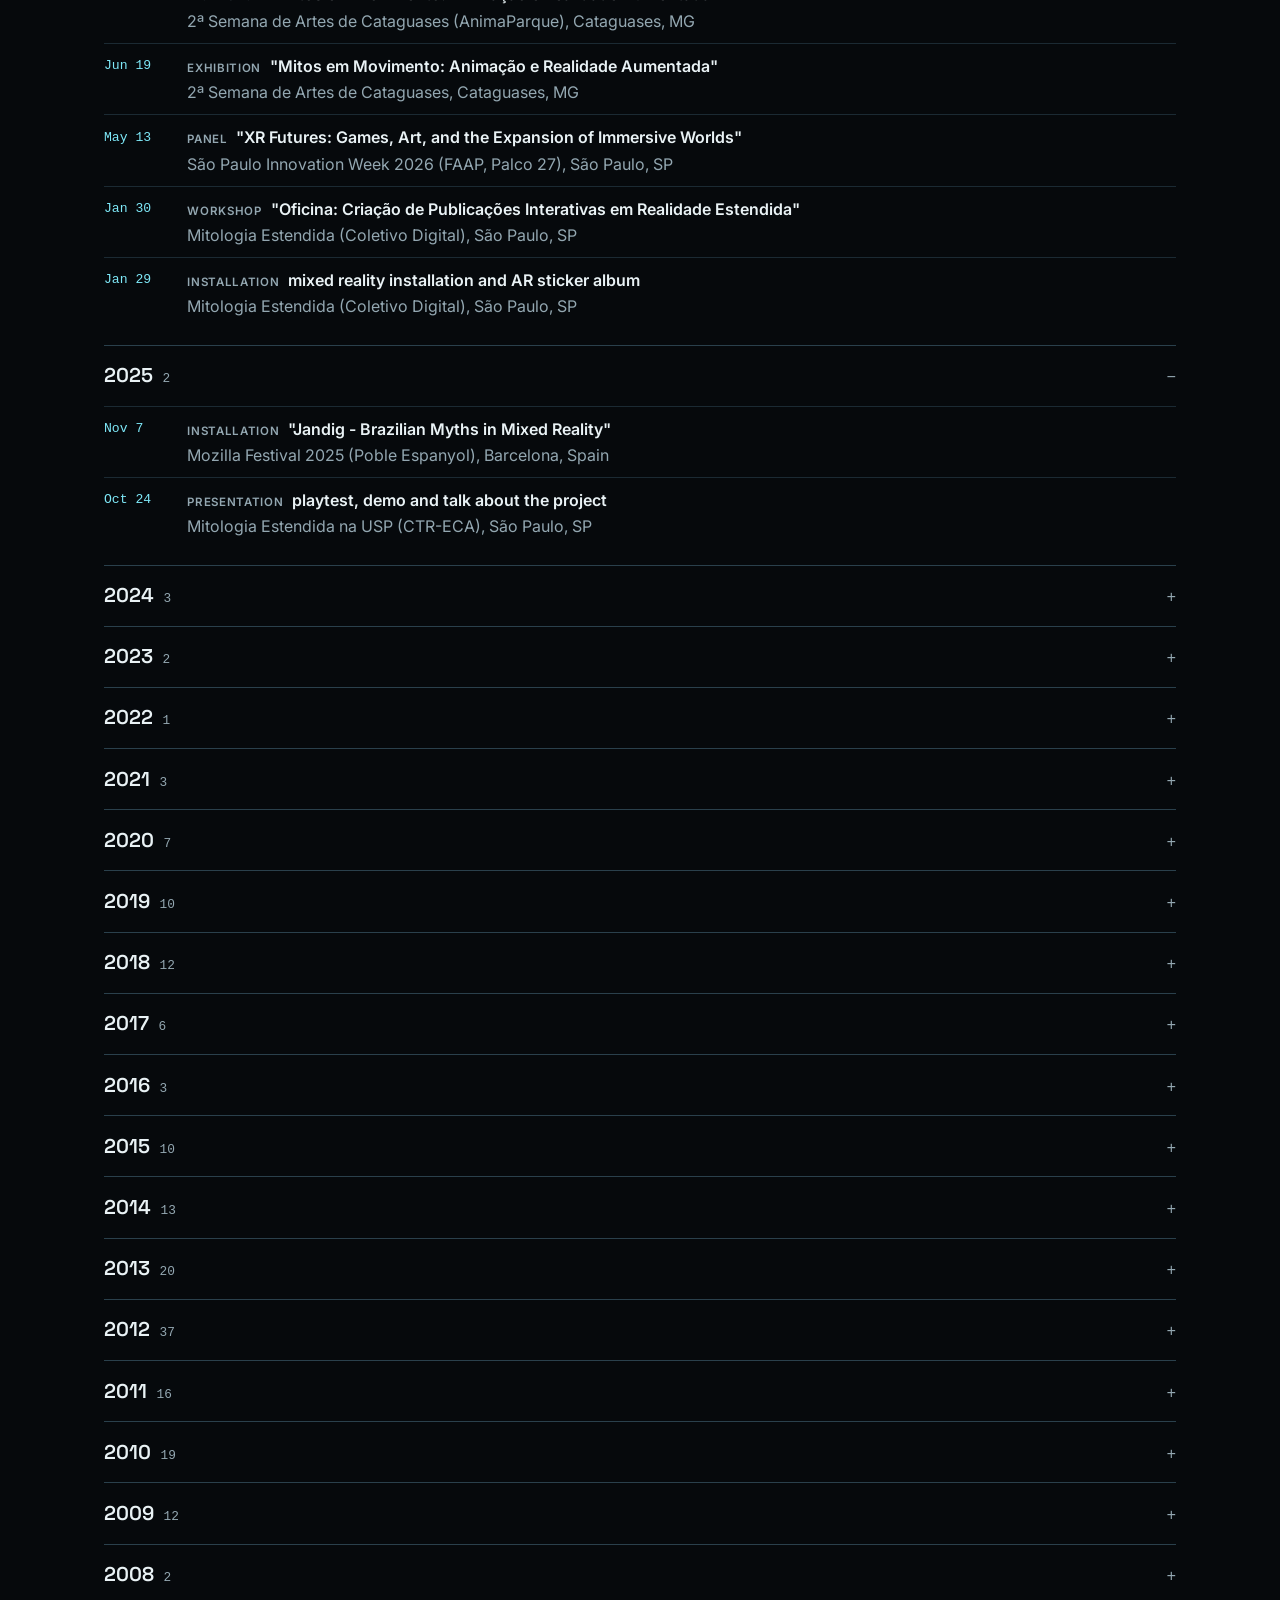
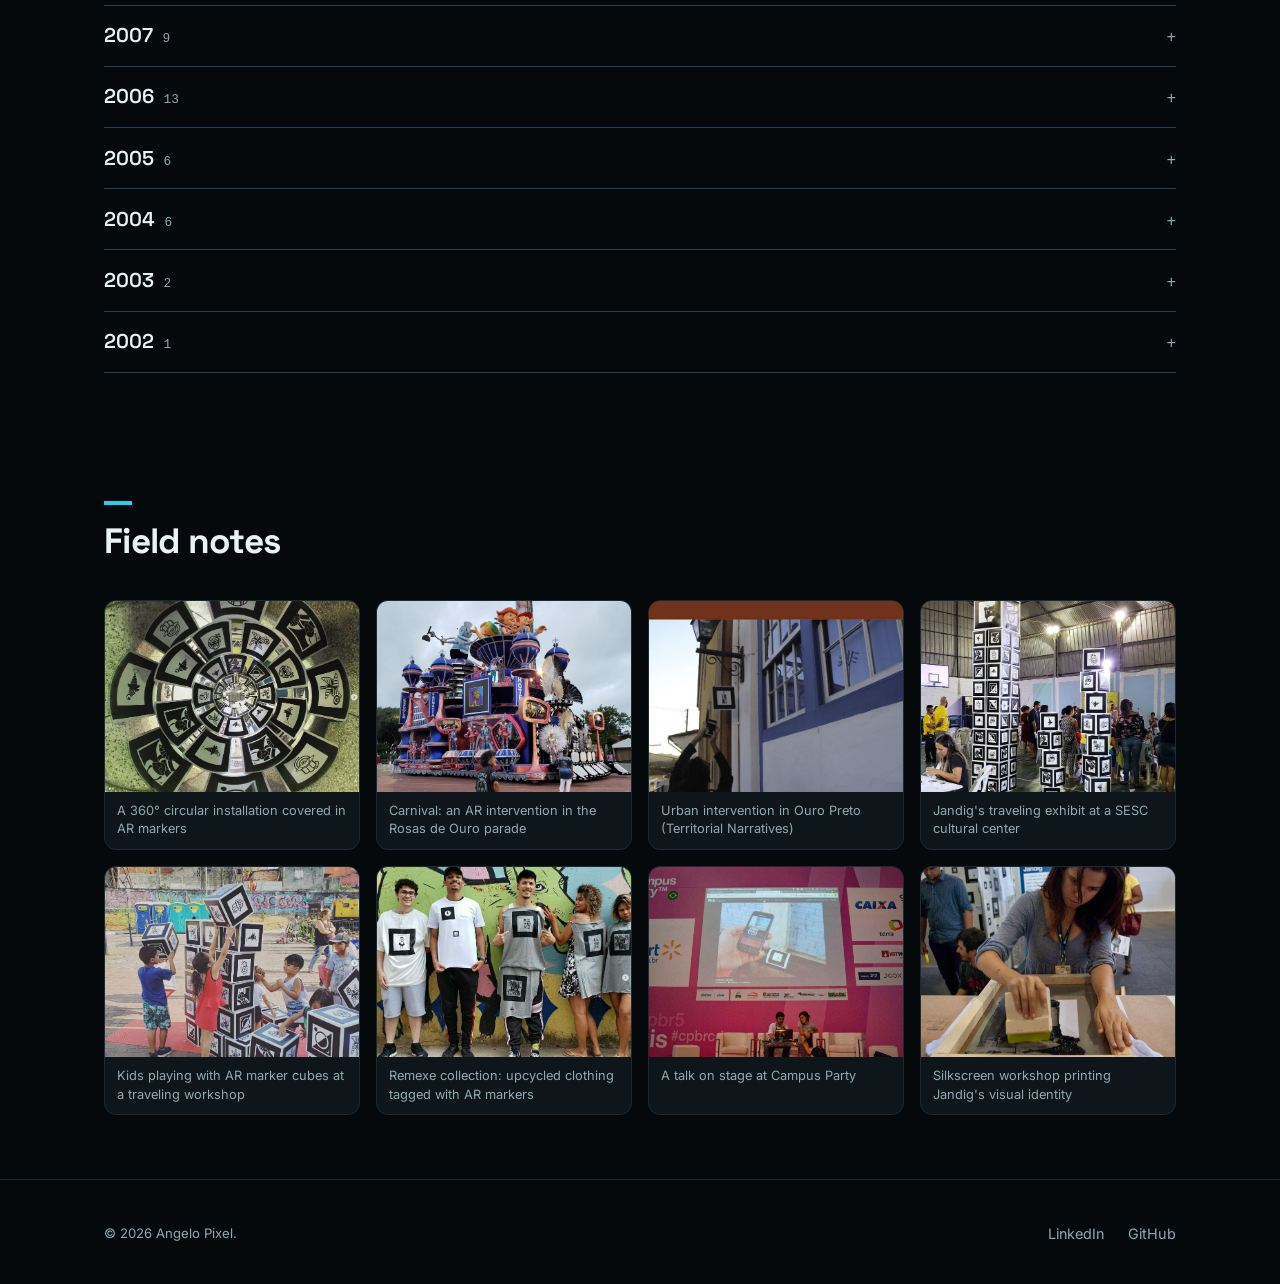
<file: talks.html>
<!DOCTYPE html>
<html lang="en">
<head>
  <meta charset="UTF-8" />
  <meta name="viewport" content="width=device-width, initial-scale=1.0" />
  <title>Talks | Angelo Pixel</title>
  <meta name="description" content="150+ speaking engagements on four continents since 2002, including TEDx, the Mozilla Festival and the United Nations." />
  <link rel="canonical" href="https://vjpixel.github.io/talks.html" />
  <meta property="og:type" content="website" />
  <meta property="og:title" content="Talks | Angelo Pixel" />
  <meta property="og:description" content="150+ speaking engagements on four continents since 2002, including TEDx, the Mozilla Festival and the United Nations." />
  <meta property="og:url" content="https://vjpixel.github.io/talks.html" />
  <meta property="og:image" content="https://vjpixel.github.io/assets/images/angelo-pixel.jpg" />
  <meta name="theme-color" content="#06090c" />
  <meta name="color-scheme" content="dark" />
  <link rel="icon" href="data:image/svg+xml,%3Csvg xmlns='http://www.w3.org/2000/svg' viewBox='0 0 16 16'%3E%3Crect width='16' height='16' fill='%2306090c'/%3E%3Crect x='4' y='4' width='8' height='8' fill='%2322d3ee'/%3E%3C/svg%3E" />
  <link rel="preconnect" href="https://fonts.googleapis.com" />
  <link rel="preconnect" href="https://fonts.gstatic.com" crossorigin />
  <link rel="stylesheet" href="https://fonts.googleapis.com/css2?family=Inter:wght@400;500;600;700&amp;family=Space+Grotesk:wght@500;600;700&amp;display=swap" />
  <link rel="stylesheet" href="css/style.css" />
</head>
<body>
  <header class="site-header">
    <div class="container">
      <a class="brand" href="index.html"><span class="brand-mark" aria-hidden="true"></span>Angelo <span>Pixel</span></a>
      <nav aria-label="Main">
        <ul class="nav-links" id="nav-links">
          <li><a href="index.html">Home</a></li>
          <li><a href="experience.html">Experience</a></li>
          <li><a href="projects.html">Projects</a></li>
          <li><a href="talks.html" aria-current="page">Talks</a></li>
          <li><a href="recognition.html">Recognition</a></li>
          <li><a href="about.html">About</a></li>
          <li><a href="index.html#contact">Contact</a></li>
        </ul>
      </nav>
      <button type="button" class="nav-toggle" aria-controls="nav-links" aria-expanded="false">Menu</button>
    </div>
  </header>

  <main>
    <section class="hero hero-tight hero-talks">
      <div class="container hero-grid">
        <div class="hero-copy">
        <p class="eyebrow">Talks</p>
        <h1>Twenty-four years of stages, VJ booths and workshops.</h1>
        <p class="lede">From free software and VJing to internationally awarded augmented reality.</p>
        </div>
        <figure class="hero-figure">
          <img src="assets/images/talks/talks-01-sao-paulo-innovation-week-2026.jpg" alt="Angelo Pixel speaking on stage at S&atilde;o Paulo Innovation Week" width="1000" height="1250" />
          <figcaption>S&atilde;o Paulo Innovation Week, 2026. Photo: Bruna Quevedo.</figcaption>
        </figure>
      </div>
    </section>
    <section class="container">
      <div class="stat-strip">
        <div class="stat">
          <span class="num">150+</span>
          <span class="label">speaking engagements since 2002: talks, workshops and panels</span>
        </div>
        <div class="stat">
          <span class="num">4</span>
          <span class="label">continents where I have presented work</span>
        </div>
        <div class="stat">
          <span class="num">4</span>
          <span class="label">artist residencies abroad (Netherlands, Spain, UK, Colombia)</span>
        </div>
        <div class="stat">
          <span class="num">TEDx</span>
          <span class="label">TEDx Salvador, 2013: &quot;Redescobrindo Games&quot; (<a href="https://youtu.be/kpJGMomXe-U" target="_blank" rel="noopener">watch the talk</a>)</span>
        </div>
      </div>
    </section>
    <section class="section">
      <div class="container">
        <div class="section-head">
          <h2>Highlights</h2>
        </div>
        <div class="teaser-grid">
          <div class="teaser-card">
            <span class="timeline-period">May 2026 &middot; S&atilde;o Paulo, Brazil</span>
            <h3>S&atilde;o Paulo Innovation Week</h3>
            <p>I joined the panel &quot;XR Futures: Games, Art, and the Expansion of Immersive Worlds&quot;, with Almir Almas (USP) and Ana Arruda (XR curator), moderated by Daniel Lima.</p>
          </div>
          <div class="teaser-card">
            <span class="timeline-period">Nov 2025 &middot; Barcelona, Spain</span>
            <h3>Mozilla Festival</h3>
            <p>I showed the installation &quot;Jandig - Brazilian Myths in Mixed Reality&quot;, accepted by the festival committee: the first public demo of Jandig's mixed reality viewer.</p>
          </div>
          <div class="teaser-card">
            <span class="timeline-period">Jul 2024 &middot; New York, USA</span>
            <h3>OSPOs for Good, United Nations</h3>
            <p>I was invited to the two-day symposium on open source at the UN Headquarters in New York, selected by a committee for a history of open collaboration and innovation.</p>
          </div>
          <div class="teaser-card">
            <span class="timeline-period">Since 2019 &middot; S&atilde;o Paulo, Brazil</span>
            <h3>X-Reality USP</h3>
            <p>I created the festival and curate it, in partnership with the Raindance Film Festival, with editions in 2019, 2021, 2022, 2024 and 2026. I have been on the opening panel of every edition. For Festival MARTE I curated a showcase of 360&deg; music videos in partnership with X-Reality.</p>
          </div>
          <div class="teaser-card">
            <span class="timeline-period">Oct 2018 &middot; London, UK</span>
            <h3>Mozilla Festival</h3>
            <p>I ran the session &quot;Jandig - augmented reality exhibition&quot; and pitched the project at the MOSS Speed Dating, receiving the Mozilla Open Source Support Award.</p>
          </div>
          <div class="teaser-card">
            <span class="timeline-period">Oct 2018 &middot; Shenzhen, China</span>
            <h3>GOSH, Gathering for Open Science Hardware</h3>
            <p>I presented Rede InfoAmazonia, the open-source water monitoring network, and gave my last performance as a VJ.</p>
          </div>
          <div class="teaser-card">
            <span class="timeline-period">Oct 2016 &middot; Bogot&aacute;, Colombia</span>
            <h3>Goodnight, Sleep Tight</h3>
            <p>I created the 360&deg; video for the piece by the theatre company ZU-UK, at their invitation. I then traveled with it to the UK and Canada.</p>
          </div>
          <div class="teaser-card">
            <span class="timeline-period">Aug 2016 &middot; Lima, Peru</span>
            <h3>Taller Observatorio</h3>
            <p>I presented the platform of the Observatory of Protected Areas and Climate at the meeting of the regional observatory of protected areas of the Amazon biome, a project with WWF.</p>
          </div>
          <div class="teaser-card">
            <span class="timeline-period">May to Jun 2016 &middot; London, UK</span>
            <h3>GAS Station, ZU-UK</h3>
            <p>I spent a month in an artist residency, a lab with ZU-UK and TAG Montr&eacute;al. Its results were presented at the conference &quot;What Makes the Perfect Lab?&quot;, which memeLab co-hosted.</p>
          </div>
          <div class="teaser-card">
            <span class="timeline-period">Nov 2015 &middot; Louisiana, USA</span>
            <h3>Public Lab Barnraising</h3>
            <p>I opened the theme &quot;Building networks across regions&quot; at the fifth annual gathering of the Public Lab community.</p>
          </div>
          <div class="teaser-card">
            <span class="timeline-period">Aug 2013 &middot; Buenos Aires, Argentina</span>
            <h3>Hacks/Hackers Media Party</h3>
            <p>I gave the keynote &quot;The EcoLab, bringing innovation to environmental reporting&quot; and the workshop &quot;Using Jeo to create your own mapping platform&quot;.</p>
          </div>
          <div class="teaser-card">
            <span class="timeline-period">Mar 2012 &middot; Amsterdam, Netherlands</span>
            <h3>NIMk, Netherlands Media Art Institute</h3>
            <p>I gave the talk &quot;Narrative navigation&quot;, during an artist residency.</p>
          </div>
          <div class="teaser-card">
            <span class="timeline-period">Jun 2009 and Oct 2010 &middot; New York, USA</span>
            <h3>Open Video Conference</h3>
            <p>I joined the discussions in 2009. In 2010 I presented &quot;Open Video in Brazil&quot;, a study I carried out for Mozilla, in the panel &quot;Open Video Producers in Brazil: Alian&ccedil;a do V&iacute;deo Livre&quot;.</p>
          </div>
          <div class="teaser-card">
            <span class="timeline-period">Mar 2010 &middot; Montevideo, Uruguay</span>
            <h3>Campamento Latinoamericano de J&oacute;venes Activistas Sociales</h3>
            <p>I gave a talk on free video.</p>
          </div>
          <div class="teaser-card">
            <span class="timeline-period">Feb 2009 &middot; Bangalore, India</span>
            <h3>Info-Activism Camp</h3>
            <p>I taught workshops on video editing and on compressing and encoding video.</p>
          </div>
        </div>
        <p class="section-note">My work was also shown in France and Peru.</p>
      </div>
    </section>
    <section class="section section-alt">
      <div class="container">
        <div class="section-head">
          <h2>What I talk about</h2>
          <p class="lede">The 150+ speaking engagements fall into five themes. The events abroad are in the highlights above.</p>
        </div>
        <div class="teaser-grid">
          <div class="teaser-card">
            <span class="timeline-period">2011 to today</span>
            <h3>XR and immersive media</h3>
            <p>Talks and workshops on augmented reality at Campus Party and FISL (2012) and in the Ciclo Realidade Aumentada at Sesc Sorocaba (2012); the panel &quot;A hora da XR (Extended Reality)&quot; at Festival Path (2019); immersive video courses at Sesc Pompeia (2018 and 2019); the talk &quot;Jandig: Remix em Realidade Aumentada&quot; at Noite do Processing (2023); and &quot;Jandig e Mitologia Estendida&quot; at X-Reality USP (2026).</p>
          </div>
          <div class="teaser-card">
            <span class="timeline-period">2026</span>
            <h3>AI for people who do not code</h3>
            <p>Two online classes for readers of diar.ia.br: &quot;Crie seu primeiro agente de IA sem programar&quot; and &quot;Conte&uacute;do Aut&ecirc;ntico com IA&quot;.</p>
          </div>
          <div class="teaser-card">
            <span class="timeline-period">2002 to today</span>
            <h3>Open source and free culture</h3>
            <p>My first talk, &quot;Softwares para video jockeying&quot;, was in Salvador in 2002. Then: VJ at Gilberto Gil's show for the launch of Creative Commons Brazil at FISL (2004), &quot;Produ&ccedil;&atilde;o multim&iacute;dia em softwares livres&quot; at the World Social Forum (2005), talks at Latinoware (2006 and 2007), the founding debate of the Free Video Alliance at FISL (2010) and the panel &quot;Cidades Copyleft&quot; (2012).</p>
          </div>
          <div class="teaser-card">
            <span class="timeline-period">2013 to 2018</span>
            <h3>Data journalism and open hardware</h3>
            <p>A Jeo workshop and three debates I moderated at Campus Party (2014); &quot;Cria&ccedil;&atilde;o e remix online de mapas usando Mapas Coletivos&quot; at FISL (2014); a DustDuino workshop for environmental journalists in Berkeley (2014); Rede InfoAmazonia workshops with communities in Santar&eacute;m (2015); a DIY mapping workshop at Red Bull Basement (2015); and participatory aerial mapping at Sesc Interlagos (2018).</p>
          </div>
          <div class="teaser-card">
            <span class="timeline-period">2002 to 2018</span>
            <h3>Games and live visuals</h3>
            <p>Sixteen years as a professional VJ. I coordinated the first VJBR, a national meeting of VJs (2004), taught projection mapping in four state capitals for Funarte (2013), gave the TEDx Salvador talk &quot;Redescobrindo Games&quot; (2013), showed the playable installations &quot;VideoPong&quot; and &quot;Pac-Man Motion&quot; at Virada Cultural (2013 and 2018), and taught &quot;Brincando de VJing&quot; at Sesc Osasco (2017).</p>
          </div>
        </div>
      </div>
    </section>
    <section class="section">
      <div class="container">
        <div class="section-head">
          <h2>Full list</h2>
          <p class="lede">The 224 activities I could confirm with a source, from 2002 to 2026. 153 of them are speaking engagements: talks, workshops and courses, panels and discussions. Open a year, or filter by kind. Titles are in the language they were given in.</p>
        </div>
        <div id="activities">
          <div class="act-filters" hidden>
            <div class="act-chips" role="group" aria-label="Filter by kind of activity"><button type="button" data-g="all" aria-pressed="true">All <span>224</span></button><button type="button" data-g="talks" aria-pressed="false">Talks <span>63</span></button><button type="button" data-g="workshops" aria-pressed="false">Workshops and courses <span>57</span></button><button type="button" data-g="panels" aria-pressed="false">Panels and discussions <span>33</span></button><button type="button" data-g="art" aria-pressed="false">Exhibitions and residencies <span>55</span></button><button type="button" data-g="vj" aria-pressed="false">VJ sets <span>8</span></button><button type="button" data-g="org" aria-pressed="false">Curation and juries <span>8</span></button></div>
            <div class="act-chips"><button type="button" data-abroad="1" aria-pressed="false">Outside Brazil <span>26</span></button><button type="button" class="act-plain" data-all="open">Expand all</button><button type="button" class="act-plain" data-all="close">Collapse all</button><span class="act-status" aria-live="polite"></span></div>
          </div>
          <nav class="act-jump" aria-label="Jump to a year"><a href="#y2026">2026</a><a href="#y2025">2025</a><a href="#y2024">2024</a><a href="#y2023">2023</a><a href="#y2022">2022</a><a href="#y2021">2021</a><a href="#y2020">2020</a><a href="#y2019">2019</a><a href="#y2018">2018</a><a href="#y2017">2017</a><a href="#y2016">2016</a><a href="#y2015">2015</a><a href="#y2014">2014</a><a href="#y2013">2013</a><a href="#y2012">2012</a><a href="#y2011">2011</a><a href="#y2010">2010</a><a href="#y2009">2009</a><a href="#y2008">2008</a><a href="#y2007">2007</a><a href="#y2006">2006</a><a href="#y2005">2005</a><a href="#y2004">2004</a><a href="#y2003">2003</a><a href="#y2002">2002</a></nav>
          <details class="act-year" id="y2026" open>
            <summary><span class="act-y">2026</span> <span class="act-count">9</span></summary>
            <ul class="act-list">
              <li data-g="workshops" data-a="0"><span class="act-date">Oct 17</span><span class="act-body"><span class="act-what"><span class="act-type">Course</span> &quot;Conteúdo Autêntico com IA&quot;</span><br><span class="act-event">diar.ia.br AI Immersion, cohort 2</span><span class="act-place">, online</span></span></li>
              <li data-g="workshops" data-a="0"><span class="act-date">Oct 10</span><span class="act-body"><span class="act-what"><span class="act-type">Course</span> &quot;Crie seu primeiro agente de IA sem programar&quot;</span><br><span class="act-event">diar.ia.br AI Immersion, cohort 1</span><span class="act-place">, online</span></span></li>
              <li data-g="talks" data-a="0"><span class="act-date">Jul 1</span><span class="act-body"><span class="act-what"><span class="act-type">Talk</span> &quot;X-Reality: Jandig e Mitologia Estendida&quot;</span><br><span class="act-event">X-Reality USP 2026, Academic Conference</span><span class="act-place">, São Paulo, SP</span></span></li>
              <li data-g="panels" data-a="0"><span class="act-date">Jun 30</span><span class="act-body"><span class="act-what"><span class="act-type">Panel</span> opening panel</span><br><span class="act-event">X-Reality USP 2026 (CTR-ECA)</span><span class="act-place">, São Paulo, SP</span></span></li>
              <li data-g="workshops" data-a="0"><span class="act-date">Jun 20</span><span class="act-body"><span class="act-what"><span class="act-type">Workshop</span> &quot;Mitos em Movimento: Animação e Realidade Aumentada&quot;</span><br><span class="act-event">2ª Semana de Artes de Cataguases (AnimaParque)</span><span class="act-place">, Cataguases, MG</span></span></li>
              <li data-g="art" data-a="0"><span class="act-date">Jun 19</span><span class="act-body"><span class="act-what"><span class="act-type">Exhibition</span> &quot;Mitos em Movimento: Animação e Realidade Aumentada&quot;</span><br><span class="act-event">2ª Semana de Artes de Cataguases</span><span class="act-place">, Cataguases, MG</span></span></li>
              <li data-g="panels" data-a="0"><span class="act-date">May 13</span><span class="act-body"><span class="act-what"><span class="act-type">Panel</span> &quot;XR Futures: Games, Art, and the Expansion of Immersive Worlds&quot;</span><br><span class="act-event">São Paulo Innovation Week 2026 (FAAP, Palco 27)</span><span class="act-place">, São Paulo, SP</span></span></li>
              <li data-g="workshops" data-a="0"><span class="act-date">Jan 30</span><span class="act-body"><span class="act-what"><span class="act-type">Workshop</span> &quot;Oficina: Criação de Publicações Interativas em Realidade Estendida&quot;</span><br><span class="act-event">Mitologia Estendida (Coletivo Digital)</span><span class="act-place">, São Paulo, SP</span></span></li>
              <li data-g="art" data-a="0"><span class="act-date">Jan 29</span><span class="act-body"><span class="act-what"><span class="act-type">Installation</span> mixed reality installation and AR sticker album</span><br><span class="act-event">Mitologia Estendida (Coletivo Digital)</span><span class="act-place">, São Paulo, SP</span></span></li>
            </ul>
          </details>
          <details class="act-year" id="y2025" open>
            <summary><span class="act-y">2025</span> <span class="act-count">2</span></summary>
            <ul class="act-list">
              <li data-g="art" data-a="1"><span class="act-date">Nov 7</span><span class="act-body"><span class="act-what"><span class="act-type">Installation</span> &quot;Jandig - Brazilian Myths in Mixed Reality&quot;</span><br><span class="act-event">Mozilla Festival 2025 (Poble Espanyol)</span><span class="act-place">, Barcelona, Spain</span></span></li>
              <li data-g="talks" data-a="0"><span class="act-date">Oct 24</span><span class="act-body"><span class="act-what"><span class="act-type">Presentation</span> playtest, demo and talk about the project</span><br><span class="act-event">Mitologia Estendida na USP (CTR-ECA)</span><span class="act-place">, São Paulo, SP</span></span></li>
            </ul>
          </details>
          <details class="act-year" id="y2024">
            <summary><span class="act-y">2024</span> <span class="act-count">3</span></summary>
            <ul class="act-list">
              <li data-g="panels" data-a="0"><span class="act-date">Sep 20</span><span class="act-body"><span class="act-what"><span class="act-type">Panel</span> opening panel</span><br><span class="act-event">X-Reality USP 2024</span><span class="act-place">, São Paulo, SP</span></span></li>
              <li data-g="art" data-a="0"><span class="act-date">Aug 26</span><span class="act-body"><span class="act-what"><span class="act-type">Exhibition</span> &quot;Narrativa Territorial de Ouro Preto&quot;</span><br><span class="act-event">ExperimentAnima 2024 / V Mostra de Animação, UTFPR</span><span class="act-place">, Curitiba, PR</span></span></li>
              <li data-g="art" data-a="0"><span class="act-date">Aug 26</span><span class="act-body"><span class="act-what"><span class="act-type">Exhibition</span> &quot;Narrativa Territorial - Centro de Belo Horizonte 2021&quot;</span><br><span class="act-event">ExperimentAnima 2024 / V Mostra de Animação, UTFPR</span><span class="act-place">, Curitiba, PR</span></span></li>
            </ul>
          </details>
          <details class="act-year" id="y2023">
            <summary><span class="act-y">2023</span> <span class="act-count">2</span></summary>
            <ul class="act-list">
              <li data-g="panels" data-a="1"><span class="act-date">Sep</span><span class="act-body"><span class="act-what"><span class="act-type">Interview</span> podcast episode</span><br><span class="act-event">SoundBITES podcast (Nanochomp)</span><span class="act-place">, online</span></span></li>
              <li data-g="workshops" data-a="0"><span class="act-date">Aug 25</span><span class="act-body"><span class="act-what"><span class="act-type">Workshop</span> videocast production</span><br><span class="act-event">LABmais, Sesc Jundiaí</span><span class="act-place">, Jundiaí, SP</span></span></li>
            </ul>
          </details>
          <details class="act-year" id="y2022">
            <summary><span class="act-y">2022</span> <span class="act-count">1</span></summary>
            <ul class="act-list">
              <li data-g="panels" data-a="0"><span class="act-date">Nov 17</span><span class="act-body"><span class="act-what"><span class="act-type">Panel</span> opening panel</span><br><span class="act-event">X-Reality USP 2022</span><span class="act-place">, São Paulo, SP</span></span></li>
            </ul>
          </details>
          <details class="act-year" id="y2021">
            <summary><span class="act-y">2021</span> <span class="act-count">3</span></summary>
            <ul class="act-list">
              <li data-g="panels" data-a="0"><span class="act-date">Mar 19</span><span class="act-body"><span class="act-what"><span class="act-type">Panel</span> opening panel</span><br><span class="act-event">X-Reality USP 2021</span><span class="act-place">, online</span></span></li>
              <li data-g="org" data-a="0"><span class="act-date">Mar</span><span class="act-body"><span class="act-what"><span class="act-type">Curation</span> showcase of 360° music videos</span><br><span class="act-event">Festival Marte 2021</span><span class="act-place">, online</span></span></li>
              <li data-g="art" data-a="1"><span class="act-date">Mar</span><span class="act-body"><span class="act-what"><span class="act-type">Exhibition</span> &quot;Connected - Global AR Exhibition&quot;</span><br><span class="act-event">MozFest 2021</span><span class="act-place">, online</span></span></li>
            </ul>
          </details>
          <details class="act-year" id="y2020">
            <summary><span class="act-y">2020</span> <span class="act-count">7</span></summary>
            <ul class="act-list">
              <li data-g="panels" data-a="0"><span class="act-date">Dec 7</span><span class="act-body"><span class="act-what"><span class="act-type">Panel</span> webinar &quot;Arte, Cultura e Tecnologia&quot;</span><br><span class="act-event">Ciclo de Gestão Cultural 2020 (Oficinas Culturais SP)</span><span class="act-place">, online</span></span></li>
              <li data-g="workshops" data-a="0"><span class="act-date">Nov 28</span><span class="act-body"><span class="act-what"><span class="act-type">Workshop</span> &quot;Da Realidade Aumentada à Projeção Mapeada&quot;</span><br><span class="act-event">Festival Amazônia Mapping 2020</span><span class="act-place">, online</span></span></li>
              <li data-g="talks" data-a="0"><span class="act-date">Nov 18</span><span class="act-body"><span class="act-what"><span class="act-type">Talk</span> seminar on the VUCA world and my career</span><br><span class="act-event">PUC Minas</span><span class="act-place">, Belo Horizonte, MG or online</span></span></li>
              <li data-g="org" data-a="0"><span class="act-date">Nov</span><span class="act-body"><span class="act-what"><span class="act-type">Jury</span> selection committee</span><br><span class="act-event">ProAC Expresso LAB 57/2020 (games, VR and AR)</span><span class="act-place">, online</span></span></li>
              <li data-g="panels" data-a="0"><span class="act-date">Sep 19</span><span class="act-body"><span class="act-what"><span class="act-type">Panel</span> &quot;Audiovisual Expandido&quot;</span><br><span class="act-event">Festival Criativar</span><span class="act-place">, online</span></span></li>
              <li data-g="art" data-a="0"><span class="act-date">Sep 18</span><span class="act-body"><span class="act-what"><span class="act-type">Exhibition</span> digital tour of the exhibition</span><br><span class="act-event">Exhibition &quot;Caipirismo - José Antônio da Silva e Jocelino Soares&quot; (Sesc Bom Retiro)</span><span class="act-place">, São Paulo, SP and online</span></span></li>
              <li data-g="art" data-a="0"><span class="act-date">Feb</span><span class="act-body"><span class="act-what"><span class="act-type">Exhibition</span> Jandig augmented reality in the parade</span><br><span class="act-event">Carnaval 4.0, Rosas de Ouro (Sambódromo do Anhembi)</span><span class="act-place">, São Paulo, SP</span></span></li>
            </ul>
          </details>
          <details class="act-year" id="y2019">
            <summary><span class="act-y">2019</span> <span class="act-count">10</span></summary>
            <ul class="act-list">
              <li data-g="workshops" data-a="0"><span class="act-date">Aug 27</span><span class="act-body"><span class="act-what"><span class="act-type">Course</span> &quot;Formação em Realidade Aumentada&quot;</span><br><span class="act-event">Garota Hacker (Jandig and Lá da Favelinha)</span><span class="act-place">, Belo Horizonte, MG</span></span></li>
              <li data-g="workshops" data-a="0"><span class="act-date">Aug</span><span class="act-body"><span class="act-what"><span class="act-type">Course</span> augmented reality course &quot;Rejunte&quot;</span><br><span class="act-event">Garota Hacker (studio and FUMEC)</span><span class="act-place">, Belo Horizonte, MG</span></span></li>
              <li data-g="art" data-a="0"><span class="act-date">Jul 25</span><span class="act-body"><span class="act-what"><span class="act-type">Exhibition</span> &quot;Narrativa Territorial - Ouro Preto&quot;</span><br><span class="act-event">Festival Marte 2019</span><span class="act-place">, Ouro Preto, MG</span></span></li>
              <li data-g="art" data-a="0"><span class="act-date">Jul 25</span><span class="act-body"><span class="act-what"><span class="act-type">Installation</span> &quot;Instalação artística tecnológica - Virtual - Jandig por Vj Pixel&quot;</span><br><span class="act-event">MARTE Festival 2019, 2ª edição (Praça Tiradentes)</span><span class="act-place">, Ouro Preto, MG</span></span></li>
              <li data-g="panels" data-a="0"><span class="act-date">Jun 29</span><span class="act-body"><span class="act-what"><span class="act-type">Panel</span> opening panel</span><br><span class="act-event">X-Reality USP 2019 (EBAC e ECA-USP)</span><span class="act-place">, São Paulo, SP</span></span></li>
              <li data-g="panels" data-a="0"><span class="act-date">Jun 2</span><span class="act-body"><span class="act-what"><span class="act-type">Panel</span> &quot;A hora da XR (Extended Reality)&quot;</span><br><span class="act-event">Festival Path 2019 (Maksoud Plaza)</span><span class="act-place">, São Paulo, SP</span></span></li>
              <li data-g="art" data-a="0"><span class="act-date">Jun</span><span class="act-body"><span class="act-what"><span class="act-type">Exhibition</span> &quot;Vida Longa à Jandig!&quot;</span><br><span class="act-event">Opening of Sesc Guarulhos</span><span class="act-place">, Guarulhos, SP</span></span></li>
              <li data-g="workshops" data-a="0"><span class="act-date">Apr 16</span><span class="act-body"><span class="act-what"><span class="act-type">Course</span> &quot;Produção de Vídeo Imersivo (360)&quot;</span><br><span class="act-event">Sesc Pompéia</span><span class="act-place">, São Paulo, SP</span></span></li>
              <li data-g="workshops" data-a="0"><span class="act-date">Mar 29</span><span class="act-body"><span class="act-what"><span class="act-type">Workshop</span> &quot;Oficina de Jandig - arte em realidade aumentada&quot;</span><br><span class="act-event">Circuito Sesc de Artes 2019</span><span class="act-place">, Nine stops in São Paulo state</span></span></li>
              <li data-g="art" data-a="0"><span class="act-date">Mar 29</span><span class="act-body"><span class="act-what"><span class="act-type">Exhibition</span> &quot;Jandig - Arte em Realidade Aumentada&quot;</span><br><span class="act-event">Circuito Sesc de Artes 2019</span><span class="act-place">, Nine stops in São Paulo state</span></span></li>
            </ul>
          </details>
          <details class="act-year" id="y2018">
            <summary><span class="act-y">2018</span> <span class="act-count">12</span></summary>
            <ul class="act-list">
              <li data-g="talks" data-a="1"><span class="act-date">Oct 27</span><span class="act-body"><span class="act-what"><span class="act-type">Session</span> &quot;Jandig - augmented reality exhibition&quot;</span><br><span class="act-event">MozFest 2018, Decentralisation Space (Ravensbourne)</span><span class="act-place">, London, UK</span></span></li>
              <li data-g="talks" data-a="1"><span class="act-date">Oct 27</span><span class="act-body"><span class="act-what"><span class="act-type">Pitch</span> &quot;Jandig&quot;</span><br><span class="act-event">MozFest 2018, MOSS Awards Speed Dating</span><span class="act-place">, London, UK</span></span></li>
              <li data-g="talks" data-a="1"><span class="act-date">Oct 10</span><span class="act-body"><span class="act-what"><span class="act-type">Talk</span> Rede InfoAmazonia</span><br><span class="act-event">GOSH 2018, Gathering for Open Science Hardware</span><span class="act-place">, Shenzhen, China</span></span></li>
              <li data-g="art" data-a="0"><span class="act-date">Oct 9</span><span class="act-body"><span class="act-what"><span class="act-type">Installation</span> &quot;Na Pressão!&quot;</span><br><span class="act-event">Experimenta! Comida, Saúde e Cultura (Sesc Avenida Paulista)</span><span class="act-place">, São Paulo, SP</span></span></li>
              <li data-g="org" data-a="1"><span class="act-date">Oct 4</span><span class="act-body"><span class="act-what"><span class="act-type">Collaboration</span> support for the VR showcase</span><br><span class="act-event">26th Raindance Film Festival, Raindance Immersive Stories (Gallery of Immersive Stories)</span><span class="act-place">, London, UK</span></span></li>
              <li data-g="art" data-a="0"><span class="act-date">Oct</span><span class="act-body"><span class="act-what"><span class="act-type">Installation</span> &quot;Janelas para o Passado&quot;</span><br><span class="act-event">Sesc Pompéia</span><span class="act-place">, São Paulo, SP</span></span></li>
              <li data-g="vj" data-a="1"><span class="act-date">Oct</span><span class="act-body"><span class="act-what"><span class="act-type">VJ set</span> my last VJ performance</span><br><span class="act-event">GOSH 2018, Gathering for Open Science Hardware</span><span class="act-place">, Shenzhen, China</span></span></li>
              <li data-g="workshops" data-a="0"><span class="act-date">Sep 5</span><span class="act-body"><span class="act-what"><span class="act-type">Course</span> &quot;Produção de Vídeo Imersivo&quot;</span><br><span class="act-event">Sesc Pompéia</span><span class="act-place">, São Paulo, SP</span></span></li>
              <li data-g="art" data-a="0"><span class="act-date">May 19</span><span class="act-body"><span class="act-what"><span class="act-type">Installation</span> &quot;VideoPong&quot;</span><br><span class="act-event">Virada Cultural 2018 (Chácara do Jockey)</span><span class="act-place">, São Paulo, SP</span></span></li>
              <li data-g="art" data-a="0"><span class="act-date">May 19</span><span class="act-body"><span class="act-what"><span class="act-type">Installation</span> &quot;Pac-Man Motion&quot;</span><br><span class="act-event">Virada Cultural 2018 (Chácara do Jockey)</span><span class="act-place">, São Paulo, SP</span></span></li>
              <li data-g="workshops" data-a="0"><span class="act-date">Apr 29</span><span class="act-body"><span class="act-what"><span class="act-type">Workshop</span> &quot;Mapeamento Aéreo Participativo&quot;</span><br><span class="act-event">Sesc Interlagos</span><span class="act-place">, São Paulo, SP</span></span></li>
              <li data-g="workshops" data-a="0"><span class="act-date">Mar 4</span><span class="act-body"><span class="act-what"><span class="act-type">Workshop</span> &quot;Arte em QR Code&quot;</span><br><span class="act-event">FestA! Festival de Aprender (Sesc Osasco)</span><span class="act-place">, Osasco, SP</span></span></li>
            </ul>
          </details>
          <details class="act-year" id="y2017">
            <summary><span class="act-y">2017</span> <span class="act-count">6</span></summary>
            <ul class="act-list">
              <li data-g="workshops" data-a="0"><span class="act-date">Dec 16</span><span class="act-body"><span class="act-what"><span class="act-type">Workshop</span> &quot;Brincando de VJing&quot;</span><br><span class="act-event">Sesc Osasco</span><span class="act-place">, Osasco, SP</span></span></li>
              <li data-g="art" data-a="1"><span class="act-date">Oct 2</span><span class="act-body"><span class="act-what"><span class="act-type">Performance</span> &quot;Goodnight, Sleep Tight&quot;</span><br><span class="act-event">ZU-UK (GAS Station)</span><span class="act-place">, London, UK</span></span></li>
              <li data-g="art" data-a="1"><span class="act-date">Oct</span><span class="act-body"><span class="act-what"><span class="act-type">Performance</span> &quot;Goodnight, Sleep Tight&quot;</span><br><span class="act-event">ZU-UK (TAG, Concordia)</span><span class="act-place">, Montreal, Canada</span></span></li>
              <li data-g="art" data-a="0"><span class="act-date">May 20</span><span class="act-body"><span class="act-what"><span class="act-type">Exhibition</span> Jandig exhibition, Japan theme</span><br><span class="act-event">Virada Cultural 2017 (Sesc Belenzinho)</span><span class="act-place">, São Paulo, SP</span></span></li>
              <li data-g="art" data-a="0"><span class="act-date">May</span><span class="act-body"><span class="act-what"><span class="act-type">Installation</span> &quot;Pac-Man Gigante&quot;</span><br><span class="act-event">Virada Cultural 2017 (Sesc Belenzinho)</span><span class="act-place">, São Paulo, SP</span></span></li>
              <li data-g="art" data-a="0"><span class="act-date">Apr 20</span><span class="act-body"><span class="act-what"><span class="act-type">Exhibition</span> &quot;Janelas Digitais&quot;</span><br><span class="act-event">Coletivo Digital</span><span class="act-place">, São Paulo, SP</span></span></li>
            </ul>
          </details>
          <details class="act-year" id="y2016">
            <summary><span class="act-y">2016</span> <span class="act-count">3</span></summary>
            <ul class="act-list">
              <li data-g="art" data-a="1"><span class="act-date">Oct</span><span class="act-body"><span class="act-what"><span class="act-type">Performance</span> &quot;Goodnight, Sleep Tight&quot;</span><br><span class="act-event">Barcu / AltCity (ZU-UK)</span><span class="act-place">, Bogotá, Colombia</span></span></li>
              <li data-g="talks" data-a="1"><span class="act-date">Aug 24</span><span class="act-body"><span class="act-what"><span class="act-type">Presentation</span> platform of the Observatory of Protected Areas and Climate</span><br><span class="act-event">Taller Observatorio Regional de Áreas Protegidas del Bioma Amazónico (Proyecto SNACC, Redparques, WWF)</span><span class="act-place">, Lima, Peru</span></span></li>
              <li data-g="art" data-a="1"><span class="act-date">May 25</span><span class="act-body"><span class="act-what"><span class="act-type">Residency</span> lab &quot;Dinner Date&quot;, with ZU-UK and TAG Montréal</span><br><span class="act-event">GAS Station (ZU-UK)</span><span class="act-place">, London, UK</span></span></li>
            </ul>
          </details>
          <details class="act-year" id="y2015">
            <summary><span class="act-y">2015</span> <span class="act-count">10</span></summary>
            <ul class="act-list">
              <li data-g="talks" data-a="0"><span class="act-date">Dec 10</span><span class="act-body"><span class="act-what"><span class="act-type">Presentation</span> final presentation of the residency</span><br><span class="act-event">Red Bull Basement (Red Bull Station)</span><span class="act-place">, São Paulo, SP</span></span></li>
              <li data-g="talks" data-a="1"><span class="act-date">Nov 20</span><span class="act-body"><span class="act-what"><span class="act-type">Presentation</span> opening of the theme &quot;Building networks across regions&quot;</span><br><span class="act-event">Public Lab, 5th Annual Barnraising</span><span class="act-place">, Cocodrie, Louisiana, USA</span></span></li>
              <li data-g="talks" data-a="0"><span class="act-date">Oct 27</span><span class="act-body"><span class="act-what"><span class="act-type">Presentation</span> public presentation by the residents</span><br><span class="act-event">Red Bull Basement, Open Day (Red Bull Station)</span><span class="act-place">, São Paulo, SP</span></span></li>
              <li data-g="art" data-a="0"><span class="act-date">Sep</span><span class="act-body"><span class="act-what"><span class="act-type">Residency</span> pilot of an environmental monitoring network, &quot;Código Urbano&quot;</span><br><span class="act-event">Red Bull Basement, 1ª turma (Red Bull Station)</span><span class="act-place">, São Paulo, SP</span></span></li>
              <li data-g="art" data-a="0"><span class="act-date">Jul 25</span><span class="act-body"><span class="act-what"><span class="act-type">Residency</span> &quot;Criaturas Afetivas – Experiência #1&quot;</span><br><span class="act-event">DRIFT Internacional (ZU-UK)</span><span class="act-place">, Miguel Pereira, RJ</span></span></li>
              <li data-g="talks" data-a="0"><span class="act-date">May 29</span><span class="act-body"><span class="act-what"><span class="act-type">Presentation</span> Rede InfoAmazonia, one year on</span><br><span class="act-event">First anniversary of the Google Impact Challenge Brazil (Google office)</span><span class="act-place">, São Paulo, SP</span></span></li>
              <li data-g="vj" data-a="0"><span class="act-date">May 14</span><span class="act-body"><span class="act-what"><span class="act-type">VJ set</span> VJ sets and coordination of the video showcases</span><br><span class="act-event">Pragatecno, &quot;Música eletrônica: de onde viemos para onde vamos?&quot; (Espaço Lalá, Rio Vermelho)</span><span class="act-place">, Salvador, BA</span></span></li>
              <li data-g="workshops" data-a="0"><span class="act-date">Apr 14</span><span class="act-body"><span class="act-what"><span class="act-type">Workshop</span> &quot;Chronica Mobilis&quot;</span><br><span class="act-event">Oi Kabum</span><span class="act-place">, Salvador, BA</span></span></li>
              <li data-g="talks" data-a="0"><span class="act-date">Apr 13</span><span class="act-body"><span class="act-what"><span class="act-type">Talk</span> &quot;Chronica Mobilis na Oi Kabum&quot;</span><br><span class="act-event">Oi Kabum</span><span class="act-place">, Salvador, BA</span></span></li>
              <li data-g="vj" data-a="0"><span class="act-date">Jan 22</span><span class="act-body"><span class="act-what"><span class="act-type">VJ set</span></span><br><span class="act-event">Festival de Verão Salvador 2015 (palco Sensações)</span><span class="act-place">, Salvador, BA</span></span></li>
            </ul>
          </details>
          <details class="act-year" id="y2014">
            <summary><span class="act-y">2014</span> <span class="act-count">13</span></summary>
            <ul class="act-list">
              <li data-g="art" data-a="1"><span class="act-date">Oct</span><span class="act-body"><span class="act-what"><span class="act-type">Residency</span> &quot;Chronica Mobilis&quot;</span><br><span class="act-event">Hangar</span><span class="act-place">, Barcelona, Spain</span></span></li>
              <li data-g="workshops" data-a="0"><span class="act-date">Aug 19</span><span class="act-body"><span class="act-what"><span class="act-type">Workshop</span> projection mapping, with a closing showcase</span><br><span class="act-event">Oficinas de Video Mapping (OVM) Bahia (Frida Projetos Culturais, Secult BA)</span><span class="act-place">, Salvador, BA</span></span></li>
              <li data-g="workshops" data-a="0"><span class="act-date">Aug</span><span class="act-body"><span class="act-what"><span class="act-type">Workshop</span> projection mapping</span><br><span class="act-event">Oficinas de Video Mapping (OVM) Bahia, Ilhéus (Secretaria de Cultura de Ilhéus)</span><span class="act-place">, Ilhéus, BA</span></span></li>
              <li data-g="talks" data-a="0"><span class="act-date">May 7</span><span class="act-body"><span class="act-what"><span class="act-type">Talk</span> &quot;Criação e remix online de mapas usando Mapas Coletivos&quot;</span><br><span class="act-event">FISL 15</span><span class="act-place">, Porto Alegre, RS</span></span></li>
              <li data-g="talks" data-a="0"><span class="act-date">May</span><span class="act-body"><span class="act-what"><span class="act-type">Talk</span> &quot;Raul Hacker Clube – o início de um hackerspace&quot;</span><br><span class="act-event">FISL 15</span><span class="act-place">, Porto Alegre, RS</span></span></li>
              <li data-g="workshops" data-a="1"><span class="act-date">Apr 28</span><span class="act-body"><span class="act-what"><span class="act-type">Workshop</span> &quot;DustDuino&quot;</span><br><span class="act-event">Environmental Journalists Network Meeting (Google)</span><span class="act-place">, San Francisco and Berkeley, USA</span></span></li>
              <li data-g="art" data-a="0"><span class="act-date">Feb</span><span class="act-body"><span class="act-what"><span class="act-type">Exhibition</span> &quot;Beberibe&quot;, group installation</span><br><span class="act-event">b_arco (Galeria Virgílio)</span><span class="act-place">, São Paulo, SP</span></span></li>
              <li data-g="workshops" data-a="0"><span class="act-date">Jan 30</span><span class="act-body"><span class="act-what"><span class="act-type">Workshop</span> &quot;Usando Jeo para criar sua plataforma de mapas&quot;</span><br><span class="act-event">Campus Party Brasil 2014</span><span class="act-place">, São Paulo, SP</span></span></li>
              <li data-g="vj" data-a="0"><span class="act-date">Jan 9</span><span class="act-body"><span class="act-what"><span class="act-type">VJ set</span></span><br><span class="act-event">Zona Mundi (Caatinga Cultura e Entretenimento)</span><span class="act-place">, Salvador, BA</span></span></li>
              <li data-g="panels" data-a="0"><span class="act-date">Jan</span><span class="act-body"><span class="act-what"><span class="act-type">Moderation</span> &quot;Jornalista precisa saber código?&quot;</span><br><span class="act-event">Campus Party Brasil 2014</span><span class="act-place">, São Paulo, SP</span></span></li>
              <li data-g="panels" data-a="0"><span class="act-date">Jan</span><span class="act-body"><span class="act-what"><span class="act-type">Moderation</span> &quot;O futuro dos portais brasileiros&quot;</span><br><span class="act-event">Campus Party Brasil 2014</span><span class="act-place">, São Paulo, SP</span></span></li>
              <li data-g="panels" data-a="0"><span class="act-date">Jan</span><span class="act-body"><span class="act-what"><span class="act-type">Moderation</span> &quot;Novos equipamentos: drones, sensores, wearables como google glass, celulares&quot;</span><br><span class="act-event">Campus Party Brasil 2014</span><span class="act-place">, São Paulo, SP</span></span></li>
              <li data-g="talks" data-a="0"><span class="act-date">Jan</span><span class="act-body"><span class="act-what"><span class="act-type">Talk</span> &quot;Hubs Criativos - 1º Encontro das Casas de Cultura Digital do Brasil&quot;</span><br><span class="act-event">Campus Party Brasil 2014</span><span class="act-place">, São Paulo, SP</span></span></li>
            </ul>
          </details>
          <details class="act-year" id="y2013">
            <summary><span class="act-y">2013</span> <span class="act-count">20</span></summary>
            <ul class="act-list">
              <li data-g="workshops" data-a="0"><span class="act-date">Dec</span><span class="act-body"><span class="act-what"><span class="act-type">Workshop</span> &quot;Usando Jeo para criar sua plataforma de mapas&quot;</span><br><span class="act-event">Oficina para a Inclusão Digital 2013</span><span class="act-place">, Brasília, DF</span></span></li>
              <li data-g="workshops" data-a="0"><span class="act-date">Oct 21</span><span class="act-body"><span class="act-what"><span class="act-type">Workshop</span> &quot;Arte+Tecnologia&quot;</span><br><span class="act-event">Desafios Contemporâneos, Funarte (Teatro Vila Velha)</span><span class="act-place">, Salvador, BA</span></span></li>
              <li data-g="art" data-a="0"><span class="act-date">Sep</span><span class="act-body"><span class="act-what"><span class="act-type">Exhibition</span> &quot;Mimesis&quot;</span><br><span class="act-event">Vivacidade</span><span class="act-place">, São Paulo, SP</span></span></li>
              <li data-g="workshops" data-a="1"><span class="act-date">Aug 30</span><span class="act-body"><span class="act-what"><span class="act-type">Workshop</span> &quot;Using Jeo to create your own mapping platform&quot;</span><br><span class="act-event">Hacks/Hackers Buenos Aires Media Party 2013</span><span class="act-place">, Buenos Aires, Argentina</span></span></li>
              <li data-g="talks" data-a="1"><span class="act-date">Aug 29</span><span class="act-body"><span class="act-what"><span class="act-type">Keynote</span> &quot;The EcoLab, bringing innovation to environmental reporting&quot;</span><br><span class="act-event">Hacks/Hackers Buenos Aires Media Party 2013</span><span class="act-place">, Buenos Aires, Argentina</span></span></li>
              <li data-g="talks" data-a="1"><span class="act-date">Aug 29</span><span class="act-body"><span class="act-what"><span class="act-type">Presentation</span> InfoAmazonia and Jeo stand at the Media Feria</span><br><span class="act-event">Hacks/Hackers Buenos Aires Media Party 2013, Media Feria</span><span class="act-place">, Buenos Aires, Argentina</span></span></li>
              <li data-g="talks" data-a="0"><span class="act-date">Jul</span><span class="act-body"><span class="act-what"><span class="act-type">Talk</span> &quot;Incubadora – Interação no teatro mediada por Software Livre&quot;</span><br><span class="act-event">FISL 14</span><span class="act-place">, Porto Alegre, RS</span></span></li>
              <li data-g="workshops" data-a="0"><span class="act-date">Jul</span><span class="act-body"><span class="act-what"><span class="act-type">Workshop</span> &quot;Video mapping&quot;</span><br><span class="act-event">FISL 14</span><span class="act-place">, Porto Alegre, RS</span></span></li>
              <li data-g="art" data-a="0"><span class="act-date">Jul</span><span class="act-body"><span class="act-what"><span class="act-type">Installation</span> &quot;Memórias&quot;, projection mapping</span><br><span class="act-event">FISL 14</span><span class="act-place">, Porto Alegre, RS</span></span></li>
              <li data-g="art" data-a="0"><span class="act-date">Jun</span><span class="act-body"><span class="act-what"><span class="act-type">Installation</span> &quot;Surfluz&quot;</span><br><span class="act-event">Circuito Sesc de Artes 2013</span><span class="act-place">, Nine cities in São Paulo state</span></span></li>
              <li data-g="talks" data-a="0"><span class="act-date">May 24</span><span class="act-body"><span class="act-what"><span class="act-type">Talk</span> &quot;Redescobrindo Games&quot;</span><br><span class="act-event">TEDx Salvador (ACBEU)</span><span class="act-place">, Salvador, BA</span></span></li>
              <li data-g="art" data-a="0"><span class="act-date">May 24</span><span class="act-body"><span class="act-what"><span class="act-type">Installation</span> &quot;VideoPong&quot;</span><br><span class="act-event">TEDx Salvador (ACBEU)</span><span class="act-place">, Salvador, BA</span></span></li>
              <li data-g="workshops" data-a="0"><span class="act-date">May 13</span><span class="act-body"><span class="act-what"><span class="act-type">Workshop</span> &quot;Projection Mapping&quot;</span><br><span class="act-event">Oficinas de Video Mapping, Rede Nacional Funarte Artes Visuais 9ª ed. (Fotoativa)</span><span class="act-place">, Belém, PA</span></span></li>
              <li data-g="workshops" data-a="0"><span class="act-date">May</span><span class="act-body"><span class="act-what"><span class="act-type">Workshop</span> &quot;Projection Mapping&quot;</span><br><span class="act-event">Oficinas de Video Mapping, Rede Nacional Funarte Artes Visuais 9ª ed. (Travessa da Imagem)</span><span class="act-place">, Fortaleza, CE</span></span></li>
              <li data-g="art" data-a="0"><span class="act-date">May</span><span class="act-body"><span class="act-what"><span class="act-type">Installation</span> &quot;VideoPong&quot;</span><br><span class="act-event">Virada Cultural 2013</span><span class="act-place">, São Paulo, SP</span></span></li>
              <li data-g="art" data-a="0"><span class="act-date">May</span><span class="act-body"><span class="act-what"><span class="act-type">Installation</span> &quot;Pac-Man Motion&quot;</span><br><span class="act-event">Virada Cultural 2013</span><span class="act-place">, São Paulo, SP</span></span></li>
              <li data-g="workshops" data-a="0"><span class="act-date">Mar</span><span class="act-body"><span class="act-what"><span class="act-type">Workshop</span> &quot;Projection Mapping&quot;</span><br><span class="act-event">Oficinas de Video Mapping, Rede Nacional Funarte Artes Visuais 9ª ed. (Ideia Ambiental e Cultural)</span><span class="act-place">, Goiânia, GO</span></span></li>
              <li data-g="panels" data-a="0"><span class="act-date">Feb</span><span class="act-body"><span class="act-what"><span class="act-type">Panel</span> &quot;Arte, tecnociência e educação: Propostas de modelos de Medialabs / Hacklabs&quot;</span><br><span class="act-event">Campus Party Brasil 2013</span><span class="act-place">, São Paulo, SP</span></span></li>
              <li data-g="panels" data-a="0"><span class="act-date">Feb</span><span class="act-body"><span class="act-what"><span class="act-type">Moderation</span> &quot;Bate-Papo Empreendedores Criativos: Professor Pardal&quot;</span><br><span class="act-event">Campus Party Brasil 2013</span><span class="act-place">, São Paulo, SP</span></span></li>
              <li data-g="workshops" data-a="0"><span class="act-date">Feb</span><span class="act-body"><span class="act-what"><span class="act-type">Workshop</span> &quot;Projection Mapping&quot;</span><br><span class="act-event">Oficinas de Video Mapping, Rede Nacional Funarte Artes Visuais 9ª ed. (Barraco Estúdio)</span><span class="act-place">, Porto Alegre, RS</span></span></li>
            </ul>
          </details>
          <details class="act-year" id="y2012">
            <summary><span class="act-y">2012</span> <span class="act-count">37</span></summary>
            <ul class="act-list">
              <li data-g="art" data-a="0"><span class="act-date">Nov 7</span><span class="act-body"><span class="act-what"><span class="act-type">Residency</span> lab of technology experiments</span><br><span class="act-event">Sesc Santana, Hard users: software e sensibilidade</span><span class="act-place">, São Paulo, SP</span></span></li>
              <li data-g="art" data-a="0"><span class="act-date">Nov</span><span class="act-body"><span class="act-what"><span class="act-type">Installation</span> &quot;VideoPong&quot;</span><br><span class="act-event">Vídeo Guerrilha</span><span class="act-place">, São Paulo, SP</span></span></li>
              <li data-g="art" data-a="0"><span class="act-date">Nov</span><span class="act-body"><span class="act-what"><span class="act-type">Exhibition</span> &quot;Criaturas Afetivas – Experiência #1&quot;</span><br><span class="act-event">Sesc Santana</span><span class="act-place">, São Paulo, SP</span></span></li>
              <li data-g="vj" data-a="0"><span class="act-date">Oct 13</span><span class="act-body"><span class="act-what"><span class="act-type">VJ set</span></span><br><span class="act-event">Festa do Vinil (Sesc Ipiranga)</span><span class="act-place">, São Paulo, SP</span></span></li>
              <li data-g="workshops" data-a="0"><span class="act-date">Sep 26</span><span class="act-body"><span class="act-what"><span class="act-type">Workshop</span> &quot;Mapeamento em realidade aumentada&quot;</span><br><span class="act-event">Ciclo Realidade Aumentada, Sesc Sorocaba</span><span class="act-place">, Sorocaba, SP</span></span></li>
              <li data-g="workshops" data-a="0"><span class="act-date">Sep 12</span><span class="act-body"><span class="act-what"><span class="act-type">Workshop</span> &quot;Introdução à realidade aumentada&quot;</span><br><span class="act-event">Ciclo Realidade Aumentada, Sesc Sorocaba</span><span class="act-place">, Sorocaba, SP</span></span></li>
              <li data-g="talks" data-a="0"><span class="act-date">Sep 10</span><span class="act-body"><span class="act-what"><span class="act-type">Talk</span> &quot;Realidade Aumentada&quot;</span><br><span class="act-event">Ciclo Realidade Aumentada, Casa da Cultura Digital</span><span class="act-place">, São Paulo, SP</span></span></li>
              <li data-g="workshops" data-a="0"><span class="act-date">Sep 10</span><span class="act-body"><span class="act-what"><span class="act-type">Workshop</span> &quot;Introdução à Realidade Aumentada&quot;</span><br><span class="act-event">Ciclo Realidade Aumentada, Casa da Cultura Digital</span><span class="act-place">, São Paulo, SP</span></span></li>
              <li data-g="art" data-a="0"><span class="act-date">Sep 1</span><span class="act-body"><span class="act-what"><span class="act-type">Installation</span> &quot;VideoPong&quot;</span><br><span class="act-event">Opening of Sesc Sorocaba</span><span class="act-place">, Sorocaba, SP</span></span></li>
              <li data-g="art" data-a="0"><span class="act-date">Sep 1</span><span class="act-body"><span class="act-what"><span class="act-type">Exhibition</span> &quot;Algo a Mais? - Jandig&quot;</span><br><span class="act-event">Opening of Sesc Sorocaba</span><span class="act-place">, Sorocaba, SP</span></span></li>
              <li data-g="talks" data-a="0"><span class="act-date">Sep</span><span class="act-body"><span class="act-what"><span class="act-type">Talk</span> &quot;Realidade Aumentada&quot;</span><br><span class="act-event">Ciclo Realidade Aumentada, Sesc Sorocaba</span><span class="act-place">, Sorocaba, SP</span></span></li>
              <li data-g="workshops" data-a="0"><span class="act-date">Sep</span><span class="act-body"><span class="act-what"><span class="act-type">Workshop</span> &quot;Usando um Kinect para fazer seu próprio game&quot;</span><br><span class="act-event">Ciclo Realidade Aumentada, Sesc Sorocaba</span><span class="act-place">, Sorocaba, SP</span></span></li>
              <li data-g="art" data-a="0"><span class="act-date">Sep</span><span class="act-body"><span class="act-what"><span class="act-type">Residency</span> lab on interaction between people and plants</span><br><span class="act-event">Sesc Sorocaba, Experimentações Eletro-Orgânicas</span><span class="act-place">, Sorocaba, SP</span></span></li>
              <li data-g="art" data-a="0"><span class="act-date">Sep</span><span class="act-body"><span class="act-what"><span class="act-type">Exhibition</span> &quot;Experimentações Eletro-Orgânicas&quot;</span><br><span class="act-event">Opening of Sesc Sorocaba</span><span class="act-place">, Sorocaba, SP</span></span></li>
              <li data-g="panels" data-a="0"><span class="act-date">Aug 30</span><span class="act-body"><span class="act-what"><span class="act-type">Panel</span> &quot;Arte digital: o centro está em toda parte&quot;</span><br><span class="act-event">Estéticas das Periferias (Sesc)</span><span class="act-place">, São Paulo, SP</span></span></li>
              <li data-g="panels" data-a="0"><span class="act-date">Jul 26</span><span class="act-body"><span class="act-what"><span class="act-type">Panel</span> &quot;Cidades Copyleft&quot;</span><br><span class="act-event">FISL 13 (2012)</span><span class="act-place">, Porto Alegre, RS</span></span></li>
              <li data-g="talks" data-a="0"><span class="act-date">Jul</span><span class="act-body"><span class="act-what"><span class="act-type">Talk</span> &quot;Jandig – arte em realidade aumentada&quot;</span><br><span class="act-event">FISL 13 (2012)</span><span class="act-place">, Porto Alegre, RS</span></span></li>
              <li data-g="art" data-a="0"><span class="act-date">Jul</span><span class="act-body"><span class="act-what"><span class="act-type">Exhibition</span> &quot;Jandig&quot;</span><br><span class="act-event">FISL 13 (2012)</span><span class="act-place">, Porto Alegre, RS</span></span></li>
              <li data-g="panels" data-a="0"><span class="act-date">Jun 1</span><span class="act-body"><span class="act-what"><span class="act-type">Panel</span> &quot;Narrativas na Cidade: realidade aumentada compartilhada&quot;</span><br><span class="act-event">Circuito Vivo arte.mov (Paço das Artes, USP)</span><span class="act-place">, São Paulo, SP</span></span></li>
              <li data-g="org" data-a="0"><span class="act-date">Jun</span><span class="act-body"><span class="act-what"><span class="act-type">Technology direction</span> video capture and projection mapping</span><br><span class="act-event">Teatro Vila Velha, play &quot;O Olho de Deus é o Avesso dos Retalhos&quot;</span><span class="act-place">, Salvador, BA</span></span></li>
              <li data-g="art" data-a="0"><span class="act-date">May 31</span><span class="act-body"><span class="act-what"><span class="act-type">Exhibition</span> &quot;Narrative Navigation&quot;</span><br><span class="act-event">Circuito Vivo Arte.mov (Paço das Artes)</span><span class="act-place">, São Paulo, SP</span></span></li>
              <li data-g="workshops" data-a="0"><span class="act-date">Apr 27</span><span class="act-body"><span class="act-what"><span class="act-type">Workshop</span></span><br><span class="act-event">Insper</span><span class="act-place">, São Paulo, SP</span></span></li>
              <li data-g="talks" data-a="0"><span class="act-date">Apr 21</span><span class="act-body"><span class="act-what"><span class="act-type">Talk</span> &quot;Narrative Navigation&quot;</span><br><span class="act-event">Dorkbot</span><span class="act-place">, Salvador, BA</span></span></li>
              <li data-g="workshops" data-a="0"><span class="act-date">Apr 20</span><span class="act-body"><span class="act-what"><span class="act-type">Workshop</span> collaborative writing session for Narrative Navigation</span><br><span class="act-event">Centro Cultural São Paulo</span><span class="act-place">, São Paulo, SP</span></span></li>
              <li data-g="talks" data-a="0"><span class="act-date">Apr</span><span class="act-body"><span class="act-what"><span class="act-type">Talk</span> &quot;Narrative Navigation&quot;</span><br><span class="act-event">Labmovel (Praça Dom José Gaspar)</span><span class="act-place">, São Paulo, SP</span></span></li>
              <li data-g="art" data-a="0"><span class="act-date">Apr</span><span class="act-body"><span class="act-what"><span class="act-type">Exhibition</span> &quot;Narrative Navigation&quot;</span><br><span class="act-event">Labmovel (Praça Dom José Gaspar)</span><span class="act-place">, São Paulo, SP</span></span></li>
              <li data-g="art" data-a="0"><span class="act-date">Apr</span><span class="act-body"><span class="act-what"><span class="act-type">Exhibition</span> &quot;Jandig&quot;</span><br><span class="act-event">Labmovel (Praça Dom José Gaspar)</span><span class="act-place">, São Paulo, SP</span></span></li>
              <li data-g="talks" data-a="0"><span class="act-date">Apr</span><span class="act-body"><span class="act-what"><span class="act-type">Talk</span> &quot;Narrative Navigation&quot;</span><br><span class="act-event">Labmovel (Centro Cultural São Paulo)</span><span class="act-place">, São Paulo, SP</span></span></li>
              <li data-g="art" data-a="0"><span class="act-date">Apr</span><span class="act-body"><span class="act-what"><span class="act-type">Exhibition</span> &quot;Narrative Navigation&quot;</span><br><span class="act-event">Labmovel (Centro Cultural São Paulo)</span><span class="act-place">, São Paulo, SP</span></span></li>
              <li data-g="talks" data-a="1"><span class="act-date">Mar</span><span class="act-body"><span class="act-what"><span class="act-type">Talk</span> &quot;Narrative navigation&quot;</span><br><span class="act-event">NIMk, Nederlands Instituut voor Mediakunst</span><span class="act-place">, Amsterdam, Netherlands</span></span></li>
              <li data-g="art" data-a="0"><span class="act-date">Mar</span><span class="act-body"><span class="act-what"><span class="act-type">Exhibition</span> &quot;Jandig&quot;</span><br><span class="act-event">Baixo Centro</span><span class="act-place">, São Paulo, SP</span></span></li>
              <li data-g="talks" data-a="0"><span class="act-date">Feb 9</span><span class="act-body"><span class="act-what"><span class="act-type">Talk</span> &quot;Jandig&quot;</span><br><span class="act-event">Campus Party Brasil 5</span><span class="act-place">, São Paulo, SP</span></span></li>
              <li data-g="talks" data-a="0"><span class="act-date">Feb 9</span><span class="act-body"><span class="act-what"><span class="act-type">Talk</span> &quot;Vjing em Software Livre&quot;</span><br><span class="act-event">Campus Party Brasil 5</span><span class="act-place">, São Paulo, SP</span></span></li>
              <li data-g="art" data-a="0"><span class="act-date">Feb</span><span class="act-body"><span class="act-what"><span class="act-type">Exhibition</span> &quot;Jandig&quot;</span><br><span class="act-event">Campus Party Brasil 5 (Campus Futuro)</span><span class="act-place">, São Paulo, SP</span></span></li>
              <li data-g="workshops" data-a="0"><span class="act-date">Jan</span><span class="act-body"><span class="act-what"><span class="act-type">Workshop</span> &quot;Seja um VJ livre!&quot;</span><br><span class="act-event">Conexões Globais 2.0</span><span class="act-place">, Porto Alegre, RS</span></span></li>
              <li data-g="art" data-a="0"><span class="act-date">Jan</span><span class="act-body"><span class="act-what"><span class="act-type">Installation</span> &quot;Surfluz&quot;</span><br><span class="act-event">Digitalia</span><span class="act-place">, Salvador, BA</span></span></li>
              <li data-g="art" data-a="1"><span class="act-date">Jan</span><span class="act-body"><span class="act-what"><span class="act-type">Residency</span> &quot;Narrative Navigation&quot;</span><br><span class="act-event">NIMk / Vivo arte.mov, Residência BR/NL (Labmovel)</span><span class="act-place">, Amsterdam, Netherlands and São Paulo, SP</span></span></li>
            </ul>
          </details>
          <details class="act-year" id="y2011">
            <summary><span class="act-y">2011</span> <span class="act-count">16</span></summary>
            <ul class="act-list">
              <li data-g="art" data-a="0"><span class="act-date">Dec</span><span class="act-body"><span class="act-what"><span class="act-type">Exhibition</span> &quot;Jandig&quot;</span><br><span class="act-event">Ônibus Hacker</span><span class="act-place">, São Paulo, SP and Rio de Janeiro, RJ</span></span></li>
              <li data-g="art" data-a="0"><span class="act-date">Dec</span><span class="act-body"><span class="act-what"><span class="act-type">Exhibition</span> &quot;Jandig&quot;</span><br><span class="act-event">Festival CulturaDigital.Br (MAM Rio)</span><span class="act-place">, Rio de Janeiro, RJ</span></span></li>
              <li data-g="workshops" data-a="0"><span class="act-date">Nov 7</span><span class="act-body"><span class="act-what"><span class="act-type">Workshop</span> &quot;Realidade aumentada na educação&quot;</span><br><span class="act-event">Plug Minas, NAP (Núcleo de Apoio ao Professor)</span><span class="act-place">, Belo Horizonte, MG</span></span></li>
              <li data-g="art" data-a="0"><span class="act-date">Nov</span><span class="act-body"><span class="act-what"><span class="act-type">Installation</span> &quot;VideoPong&quot;</span><br><span class="act-event">Samba na Casa do Gato</span><span class="act-place">, São Paulo, SP</span></span></li>
              <li data-g="art" data-a="0"><span class="act-date">Oct</span><span class="act-body"><span class="act-what"><span class="act-type">Residency</span> project &quot;memeLab&quot;</span><br><span class="act-event">CEMEC, Empreendedores Criativos</span><span class="act-place">, São Paulo, SP</span></span></li>
              <li data-g="workshops" data-a="0"><span class="act-date">Sep</span><span class="act-body"><span class="act-what"><span class="act-type">Workshop</span> &quot;Streaming de vídeo&quot;</span><br><span class="act-event">Teatro Vila Velha</span><span class="act-place">, Salvador, BA</span></span></li>
              <li data-g="talks" data-a="0"><span class="act-date">Aug 17</span><span class="act-body"><span class="act-what"><span class="act-type">Talk</span> &quot;Do Broadcast ao Broadband&quot;</span><br><span class="act-event">Faculdade Cásper Líbero, V Semana do Audiovisual</span><span class="act-place">, São Paulo, SP</span></span></li>
              <li data-g="panels" data-a="0"><span class="act-date">Aug</span><span class="act-body"><span class="act-what"><span class="act-type">Panel</span> &quot;Pesquisa Vídeo Livre no Brasil: Produtores e Desafios&quot;</span><br><span class="act-event">II Seminário de Literacia Midiática</span><span class="act-place">, São Paulo, SP</span></span></li>
              <li data-g="talks" data-a="0"><span class="act-date">Aug</span><span class="act-body"><span class="act-what"><span class="act-type">Guest lecture</span> &quot;Interfaces Interativas&quot;</span><br><span class="act-event">PUC-SP, Curso de Design Informacional</span><span class="act-place">, São Paulo, SP</span></span></li>
              <li data-g="org" data-a="0"><span class="act-date">Jul</span><span class="act-body"><span class="act-what"><span class="act-type">Curation</span> coordination of the Mostra do Vídeo Livre</span><br><span class="act-event">FISL 12, Mostra do Vídeo Livre 2011</span><span class="act-place">, Porto Alegre, RS</span></span></li>
              <li data-g="workshops" data-a="0"><span class="act-date">May</span><span class="act-body"><span class="act-what"><span class="act-type">Workshop</span> &quot;Video Mapping&quot;</span><br><span class="act-event">Nave</span><span class="act-place">, Recife, PE</span></span></li>
              <li data-g="art" data-a="0"><span class="act-date">Apr</span><span class="act-body"><span class="act-what"><span class="act-type">Installation</span> &quot;Photolink&quot;, a mosaic of 24 projectors</span><br><span class="act-event">7ª Virada Cultural (Sesc Belenzinho)</span><span class="act-place">, São Paulo, SP</span></span></li>
              <li data-g="workshops" data-a="0"><span class="act-date">Mar 22</span><span class="act-body"><span class="act-what"><span class="act-type">Workshop</span> &quot;Vídeo Livre&quot;</span><br><span class="act-event">UFRB, I Semana da Pesquisa de Cinema e Audiovisual</span><span class="act-place">, Cachoeira, BA</span></span></li>
              <li data-g="workshops" data-a="0"><span class="act-date">Mar 12</span><span class="act-body"><span class="act-what"><span class="act-type">Workshop</span> &quot;Oficina de Streaming&quot;</span><br><span class="act-event">Oficina de Streaming CCE</span><span class="act-place">, São Paulo, SP</span></span></li>
              <li data-g="panels" data-a="0"><span class="act-date">Feb</span><span class="act-body"><span class="act-what"><span class="act-type">Panel</span> &quot;Plataformas de Vídeo Livre&quot;</span><br><span class="act-event">Turing Clube, Garoa Hacker Clube</span><span class="act-place">, São Paulo, SP</span></span></li>
              <li data-g="talks" data-a="0"><span class="act-date">Jan 22</span><span class="act-body"><span class="act-what"><span class="act-type">Talk</span> &quot;VJing&quot;</span><br><span class="act-event">Campus Party Brasil 2011</span><span class="act-place">, São Paulo, SP</span></span></li>
            </ul>
          </details>
          <details class="act-year" id="y2010">
            <summary><span class="act-y">2010</span> <span class="act-count">19</span></summary>
            <ul class="act-list">
              <li data-g="talks" data-a="0"><span class="act-date">Nov 16</span><span class="act-body"><span class="act-what"><span class="act-type">Talk</span> &quot;Pesquisa Vídeo Livre no Brasil&quot;</span><br><span class="act-event">II Fórum da Cultura Digital Brasileira (Cinemateca Brasileira)</span><span class="act-place">, São Paulo, SP</span></span></li>
              <li data-g="org" data-a="0"><span class="act-date">Nov 8</span><span class="act-body"><span class="act-what"><span class="act-type">Jury</span> selection for the VJ tournament</span><br><span class="act-event">Festival Conexões Tecnológicas (Instituto Sergio Motta)</span><span class="act-place">, São Paulo, SP</span></span></li>
              <li data-g="talks" data-a="1"><span class="act-date">Oct 2</span><span class="act-body"><span class="act-what"><span class="act-type">Talk</span> &quot;Open Video in Brazil&quot;</span><br><span class="act-event">Open Video Conference 2010</span><span class="act-place">, New York, USA</span></span></li>
              <li data-g="talks" data-a="0"><span class="act-date">Sep 15</span><span class="act-body"><span class="act-what"><span class="act-type">Talk</span> &quot;HTML5 e a evolução multimídia&quot;</span><br><span class="act-event">O Empreendedor Audiovisual no Mercado Globalizado, Mídias Digitais (Cine Glória)</span><span class="act-place">, Rio de Janeiro, RJ</span></span></li>
              <li data-g="talks" data-a="0"><span class="act-date">Aug 26</span><span class="act-body"><span class="act-what"><span class="act-type">Talk</span> &quot;Software Livre&quot;</span><br><span class="act-event">Broadcast &amp; Cable (Senac stand)</span><span class="act-place">, São Paulo, SP</span></span></li>
              <li data-g="talks" data-a="0"><span class="act-date">Jul 27</span><span class="act-body"><span class="act-what"><span class="act-type">Talk</span> &quot;Produção multimídia&quot;</span><br><span class="act-event">VI SEMCINE (ICBA)</span><span class="act-place">, Salvador, BA</span></span></li>
              <li data-g="talks" data-a="0"><span class="act-date">Jul 22</span><span class="act-body"><span class="act-what"><span class="act-type">Talk</span> &quot;Apresentando a Vimax – Plataforma Livre para Vídeos&quot;</span><br><span class="act-event">FISL 11</span><span class="act-place">, Porto Alegre, RS</span></span></li>
              <li data-g="panels" data-a="0"><span class="act-date">Jul</span><span class="act-body"><span class="act-what"><span class="act-type">Panel</span> &quot;Plataformas Digitais&quot;</span><br><span class="act-event">Seminário Interfaces Digitais Colaborativas, ECO-UFRJ</span><span class="act-place">, Rio de Janeiro, RJ</span></span></li>
              <li data-g="talks" data-a="0"><span class="act-date">Jul</span><span class="act-body"><span class="act-what"><span class="act-type">Talk</span> &quot;Cervo + Plataforma de Vídeo&quot;</span><br><span class="act-event">FISL 11</span><span class="act-place">, Porto Alegre, RS</span></span></li>
              <li data-g="panels" data-a="0"><span class="act-date">Jul</span><span class="act-body"><span class="act-what"><span class="act-type">Panel</span> &quot;Fundação da Aliança do Vídeo Livre&quot;</span><br><span class="act-event">FISL 11</span><span class="act-place">, Porto Alegre, RS</span></span></li>
              <li data-g="talks" data-a="0"><span class="act-date">Jun</span><span class="act-body"><span class="act-what"><span class="act-type">Talk</span> &quot;Vídeo Livre&quot;</span><br><span class="act-event">9ª Oficina para Inclusão Digital (OID)</span><span class="act-place">, Brasília, DF</span></span></li>
              <li data-g="workshops" data-a="0"><span class="act-date">May 31</span><span class="act-body"><span class="act-what"><span class="act-type">Workshop</span> streaming and IPTV</span><br><span class="act-event">Rede iVoz, IPTV workshops</span></span></li>
              <li data-g="talks" data-a="0"><span class="act-date">Apr 6</span><span class="act-body"><span class="act-what"><span class="act-type">Talk</span> &quot;Produção multimídia&quot;</span><br><span class="act-event">O Empreendedor Audiovisual no Mercado Globalizado (SIAESP), módulo Mídias Digitais</span><span class="act-place">, São Paulo, SP</span></span></li>
              <li data-g="org" data-a="0"><span class="act-date">Apr</span><span class="act-body"><span class="act-what"><span class="act-type">Curation</span> coordination of the Mostra do Vídeo Livre</span><br><span class="act-event">FISL, Mostra do Vídeo Livre 2010</span><span class="act-place">, Porto Alegre, RS</span></span></li>
              <li data-g="talks" data-a="1"><span class="act-date">Mar</span><span class="act-body"><span class="act-what"><span class="act-type">Talk</span> &quot;Vídeo livre&quot;</span><br><span class="act-event">Campamento Latinoamericano de Jóvenes Activistas Sociales (JAS10, Open Society Institute e Fundación SES)</span><span class="act-place">, Montevideo, Uruguay</span></span></li>
              <li data-g="panels" data-a="0"><span class="act-date">Feb</span><span class="act-body"><span class="act-what"><span class="act-type">Panel</span> &quot;Infoativismo&quot;</span><br><span class="act-event">Brazilian launch of the film &quot;10 Tactics to Turn Information Into Action&quot;</span><span class="act-place">, São Paulo, SP</span></span></li>
              <li data-g="workshops" data-a="0"><span class="act-date">Jan 30</span><span class="act-body"><span class="act-what"><span class="act-type">Workshop</span> &quot;VJing&quot;</span><br><span class="act-event">Campus Party Brasil 2010</span><span class="act-place">, São Paulo, SP</span></span></li>
              <li data-g="panels" data-a="0"><span class="act-date">Jan</span><span class="act-body"><span class="act-what"><span class="act-type">Panel</span> &quot;Open Video&quot;</span><br><span class="act-event">Campus Party Brasil 2010</span><span class="act-place">, São Paulo, SP</span></span></li>
              <li data-g="org" data-a="0"><span class="act-date">Jan</span><span class="act-body"><span class="act-what"><span class="act-type">Curation</span> video curation</span><br><span class="act-event">Simpósio Internacional de Políticas Públicas para Acervos Digitais (MinC)</span></span></li>
            </ul>
          </details>
          <details class="act-year" id="y2009">
            <summary><span class="act-y">2009</span> <span class="act-count">12</span></summary>
            <ul class="act-list">
              <li data-g="talks" data-a="0"><span class="act-date">Dec</span><span class="act-body"><span class="act-what"><span class="act-type">Guest lecture</span> &quot;Interfaces Interativas&quot;</span><br><span class="act-event">PUC-SP, Curso de Design Informacional</span><span class="act-place">, São Paulo, SP</span></span></li>
              <li data-g="panels" data-a="0"><span class="act-date">Nov</span><span class="act-body"><span class="act-what"><span class="act-type">Panel</span> &quot;Roda de conversa sobre vídeo livre&quot;</span><br><span class="act-event">Fórum da Cultura Digital Brasileira 2009</span><span class="act-place">, São Paulo, SP</span></span></li>
              <li data-g="workshops" data-a="0"><span class="act-date">Oct</span><span class="act-body"><span class="act-what"><span class="act-type">Workshop</span> &quot;Remix de vídeo ao vivo&quot;</span><br><span class="act-event">Cibercultura 10+10</span><span class="act-place">, Santos, SP</span></span></li>
              <li data-g="workshops" data-a="0"><span class="act-date">Aug</span><span class="act-body"><span class="act-what"><span class="act-type">Workshop</span> &quot;Interfaces e interatividade&quot;</span><br><span class="act-event">CONSEGI 2009</span><span class="act-place">, Brasília, DF</span></span></li>
              <li data-g="workshops" data-a="0"><span class="act-date">Aug</span><span class="act-body"><span class="act-what"><span class="act-type">Workshop</span> &quot;Edição de vídeos com LiVES&quot;</span><br><span class="act-event">CONSEGI 2009</span><span class="act-place">, Brasília, DF</span></span></li>
              <li data-g="art" data-a="0"><span class="act-date">Aug</span><span class="act-body"><span class="act-what"><span class="act-type">Installation</span> &quot;VideoPong&quot;</span><br><span class="act-event">CONSEGI 2009</span><span class="act-place">, Brasília, DF</span></span></li>
              <li data-g="panels" data-a="0"><span class="act-date">Jun</span><span class="act-body"><span class="act-what"><span class="act-type">Panel</span> &quot;Open Video Alliance&quot;</span><br><span class="act-event">FISL 10</span><span class="act-place">, Porto Alegre, RS</span></span></li>
              <li data-g="panels" data-a="1"><span class="act-date">Jun</span><span class="act-body"><span class="act-what"><span class="act-type">Panel</span> discussions, representing Brazil and the LiVES project</span><br><span class="act-event">Open Video Conference 2009</span><span class="act-place">, New York, USA</span></span></li>
              <li data-g="panels" data-a="0"><span class="act-date">Apr 29</span><span class="act-body"><span class="act-what"><span class="act-type">Panel</span> &quot;Cultura livre e novas formas de proteção autoral&quot;</span><br><span class="act-event">Coletivo Digital</span><span class="act-place">, São Paulo, SP</span></span></li>
              <li data-g="workshops" data-a="1"><span class="act-date">Feb</span><span class="act-body"><span class="act-what"><span class="act-type">Workshop</span> &quot;Video editing&quot;</span><br><span class="act-event">Info-Activism Camp (Tactical Tech)</span><span class="act-place">, Bangalore, India</span></span></li>
              <li data-g="workshops" data-a="1"><span class="act-date">Feb</span><span class="act-body"><span class="act-what"><span class="act-type">Workshop</span> &quot;Compressing and encoding&quot;</span><br><span class="act-event">Info-Activism Camp (Tactical Tech)</span><span class="act-place">, Bangalore, India</span></span></li>
              <li data-g="workshops" data-a="0"><span class="act-date">Jan</span><span class="act-body"><span class="act-what"><span class="act-type">Workshop</span> &quot;Laboratório de novas interfaces&quot;</span><br><span class="act-event">Campus Party Brasil 2009</span><span class="act-place">, São Paulo, SP</span></span></li>
            </ul>
          </details>
          <details class="act-year" id="y2008">
            <summary><span class="act-y">2008</span> <span class="act-count">2</span></summary>
            <ul class="act-list">
              <li data-g="workshops" data-a="0"><span class="act-date">Aug</span><span class="act-body"><span class="act-what"><span class="act-type">Workshop</span> &quot;Streaming de vídeo com software livre&quot;</span><br><span class="act-event">CONSEGI 2008</span><span class="act-place">, Brasília, DF</span></span></li>
              <li data-g="workshops" data-a="0"><span class="act-date">Apr</span><span class="act-body"><span class="act-what"><span class="act-type">Workshop</span> &quot;Panorama do vídeo em Software Livre&quot;</span><br><span class="act-event">FISL 9</span><span class="act-place">, Porto Alegre, RS</span></span></li>
            </ul>
          </details>
          <details class="act-year" id="y2007">
            <summary><span class="act-y">2007</span> <span class="act-count">9</span></summary>
            <ul class="act-list">
              <li data-g="workshops" data-a="0"><span class="act-date">Nov</span><span class="act-body"><span class="act-what"><span class="act-type">Workshop</span> &quot;MetaReciclagem&quot;</span><br><span class="act-event">Teia 2007</span><span class="act-place">, Belo Horizonte, MG</span></span></li>
              <li data-g="talks" data-a="0"><span class="act-date">Nov</span><span class="act-body"><span class="act-what"><span class="act-type">Talk</span> &quot;MetaReciclagem&quot;</span><br><span class="act-event">Latinoware 2007 (IV Conferência Latinoamericana de Software Livre)</span><span class="act-place">, Foz do Iguaçu, PR</span></span></li>
              <li data-g="workshops" data-a="0"><span class="act-date">Nov</span><span class="act-body"><span class="act-what"><span class="act-type">Workshop</span> &quot;MetaReciclagem&quot;</span><br><span class="act-event">6ª Oficina para Inclusão Digital</span><span class="act-place">, Salvador, BA</span></span></li>
              <li data-g="workshops" data-a="0"><span class="act-date">Oct</span><span class="act-body"><span class="act-what"><span class="act-type">Workshop</span> &quot;Produção de conteúdo para TV digital&quot;</span><br><span class="act-event">Semana Ginga Brasil</span><span class="act-place">, Brasília, DF</span></span></li>
              <li data-g="panels" data-a="0"><span class="act-date">Sep</span><span class="act-body"><span class="act-what"><span class="act-type">Panel</span> &quot;Software livre e música independente&quot;</span><br><span class="act-event">Festival Calango de Artes Integradas</span><span class="act-place">, Cuiabá, MT</span></span></li>
              <li data-g="talks" data-a="0"><span class="act-date">Jun</span><span class="act-body"><span class="act-what"><span class="act-type">Talk</span> &quot;Produção multimídia em softwares livres&quot;</span><br><span class="act-event">ECCO, Encontro de Cultura Colaborativa</span><span class="act-place">, Salvador, BA</span></span></li>
              <li data-g="panels" data-a="0"><span class="act-date">Apr</span><span class="act-body"><span class="act-what"><span class="act-type">Panel</span> &quot;Edição de vídeo em software livre, em que pé estamos? Pra onde vamos?&quot;</span><br><span class="act-event">FISL 8</span><span class="act-place">, Porto Alegre, RS</span></span></li>
              <li data-g="panels" data-a="0"><span class="act-date">Jan</span><span class="act-body"><span class="act-what"><span class="act-type">Panel</span> &quot;Inclusão digital e tecnologia na educação&quot;</span><br><span class="act-event">5ª Bienal de Arte, Ciência e Cultura da UNE</span><span class="act-place">, Rio de Janeiro, RJ</span></span></li>
              <li data-g="vj" data-a="0"><span class="act-date">Jan</span><span class="act-body"><span class="act-what"><span class="act-type">VJ set</span></span><br><span class="act-event">FISL 8, TV Criei, Tive Como!</span><span class="act-place">, Porto Alegre, RS</span></span></li>
            </ul>
          </details>
          <details class="act-year" id="y2006">
            <summary><span class="act-y">2006</span> <span class="act-count">13</span></summary>
            <ul class="act-list">
              <li data-g="talks" data-a="0"><span class="act-date">Nov</span><span class="act-body"><span class="act-what"><span class="act-type">Talk</span> &quot;Enlightenment DR17&quot;</span><br><span class="act-event">Latinoware 2006 (III Conferência Latinoamericana de Software Livre)</span><span class="act-place">, Foz do Iguaçu, PR</span></span></li>
              <li data-g="talks" data-a="0"><span class="act-date">Nov</span><span class="act-body"><span class="act-what"><span class="act-type">Talk</span> &quot;Projeto Casa Brasil&quot;</span><br><span class="act-event">Latinoware 2006 (III Conferência Latinoamericana de Software Livre)</span><span class="act-place">, Foz do Iguaçu, PR</span></span></li>
              <li data-g="talks" data-a="0"><span class="act-date">Nov</span><span class="act-body"><span class="act-what"><span class="act-type">Talk</span> &quot;LiVES&quot;</span><br><span class="act-event">Latinoware 2006 (III Conferência Latinoamericana de Software Livre)</span><span class="act-place">, Foz do Iguaçu, PR</span></span></li>
              <li data-g="talks" data-a="0"><span class="act-date">Oct</span><span class="act-body"><span class="act-what"><span class="act-type">Talk</span> &quot;MetaReciclagem&quot;</span><br><span class="act-event">3º Encontro Mineiro de Software Livre</span><span class="act-place">, Ouro Preto, MG</span></span></li>
              <li data-g="talks" data-a="0"><span class="act-date">Oct</span><span class="act-body"><span class="act-what"><span class="act-type">Talk</span> &quot;Projeto Casa Brasil&quot;</span><br><span class="act-event">3º Encontro Mineiro de Software Livre</span><span class="act-place">, Ouro Preto, MG</span></span></li>
              <li data-g="talks" data-a="0"><span class="act-date">Oct</span><span class="act-body"><span class="act-what"><span class="act-type">Talk</span> &quot;Estúdio Livre&quot;</span><br><span class="act-event">3º Encontro Mineiro de Software Livre</span><span class="act-place">, Ouro Preto, MG</span></span></li>
              <li data-g="talks" data-a="0"><span class="act-date">Oct</span><span class="act-body"><span class="act-what"><span class="act-type">Talk</span> &quot;LiVES&quot;</span><br><span class="act-event">3º Encontro Mineiro de Software Livre</span><span class="act-place">, Ouro Preto, MG</span></span></li>
              <li data-g="workshops" data-a="0"><span class="act-date">Oct</span><span class="act-body"><span class="act-what"><span class="act-type">Workshop</span> &quot;MetaReciclagem&quot;</span><br><span class="act-event">3º Fórum Goiano de Software Livre</span><span class="act-place">, Goiânia, GO</span></span></li>
              <li data-g="talks" data-a="0"><span class="act-date">Aug</span><span class="act-body"><span class="act-what"><span class="act-type">Talk</span> &quot;Projeto Casa Brasil&quot;</span><br><span class="act-event">III Festival Software Livre da Bahia</span><span class="act-place">, Salvador, BA</span></span></li>
              <li data-g="panels" data-a="0"><span class="act-date">Jul</span><span class="act-body"><span class="act-what"><span class="act-type">Panel</span> &quot;Inclusão digital&quot;</span><br><span class="act-event">Câmara Municipal de Salvador</span><span class="act-place">, Salvador, BA</span></span></li>
              <li data-g="workshops" data-a="0"><span class="act-date">Jul</span><span class="act-body"><span class="act-what"><span class="act-type">Workshop</span> &quot;MetaReciclagem&quot;</span><br><span class="act-event">Festa Social de Fazenda Coutos</span><span class="act-place">, Salvador, BA</span></span></li>
              <li data-g="talks" data-a="0"><span class="act-date">Feb</span><span class="act-body"><span class="act-what"><span class="act-type">Talk</span> &quot;Estúdio Livre&quot;</span><br><span class="act-event">Carnaval Revolução</span><span class="act-place">, Belo Horizonte, MG</span></span></li>
              <li data-g="vj" data-a="0"><span class="act-date">Feb</span><span class="act-body"><span class="act-what"><span class="act-type">VJ set</span> VJ set and festival organizing</span><br><span class="act-event">FISL, Festival Criei, Tive Como!</span><span class="act-place">, Porto Alegre, RS</span></span></li>
            </ul>
          </details>
          <details class="act-year" id="y2005">
            <summary><span class="act-y">2005</span> <span class="act-count">6</span></summary>
            <ul class="act-list">
              <li data-g="workshops" data-a="0"><span class="act-date">Nov</span><span class="act-body"><span class="act-what"><span class="act-type">Workshop</span> &quot;Edição de vídeo em softwares livres&quot;</span><br><span class="act-event">Encontro de Conhecimentos Livres dos Pontos de Cultura do Centro-Oeste</span><span class="act-place">, Brazlândia, DF</span></span></li>
              <li data-g="workshops" data-a="0"><span class="act-date">Aug</span><span class="act-body"><span class="act-what"><span class="act-type">Workshop</span> &quot;Edição de vídeo em softwares livres&quot;</span><br><span class="act-event">Encontro de Pontos de Cultura do Nordeste</span><span class="act-place">, Aracaju, SE</span></span></li>
              <li data-g="talks" data-a="0"><span class="act-date">Mar</span><span class="act-body"><span class="act-what"><span class="act-type">Talk</span> &quot;Cultura digital nos Pontos de Cultura&quot;</span><br><span class="act-event">II Festival Software Livre da Bahia</span><span class="act-place">, Salvador, BA</span></span></li>
              <li data-g="talks" data-a="0"><span class="act-date">Feb</span><span class="act-body"><span class="act-what"><span class="act-type">Talk</span> &quot;Produção multimídia em softwares livres&quot;</span><br><span class="act-event">Carnaval Revolução</span><span class="act-place">, Belo Horizonte, MG</span></span></li>
              <li data-g="talks" data-a="0"><span class="act-date">Jan</span><span class="act-body"><span class="act-what"><span class="act-type">Talk</span> &quot;Produção multimídia em softwares livres&quot;</span><br><span class="act-event">Caravana da Comunicação</span><span class="act-place">, Vitória, Rio de Janeiro, São Paulo, Florianópolis, Curitiba and Porto Alegre</span></span></li>
              <li data-g="talks" data-a="0"><span class="act-date">Jan</span><span class="act-body"><span class="act-what"><span class="act-type">Talk</span> &quot;Produção multimídia em softwares livres&quot;</span><br><span class="act-event">Fórum Social Mundial</span><span class="act-place">, Porto Alegre, RS</span></span></li>
            </ul>
          </details>
          <details class="act-year" id="y2004">
            <summary><span class="act-y">2004</span> <span class="act-count">6</span></summary>
            <ul class="act-list">
              <li data-g="talks" data-a="0"><span class="act-date">Nov</span><span class="act-body"><span class="act-what"><span class="act-type">Talk</span> &quot;Produção multimídia em softwares livres&quot;</span><br><span class="act-event">Resfest</span><span class="act-place">, São Paulo, SP</span></span></li>
              <li data-g="talks" data-a="0"><span class="act-date">Oct</span><span class="act-body"><span class="act-what"><span class="act-type">Talk</span> &quot;VJing com softwares livres&quot;</span><br><span class="act-event">VJBR I (MIS)</span><span class="act-place">, São Paulo, SP</span></span></li>
              <li data-g="workshops" data-a="0"><span class="act-date">Sep</span><span class="act-body"><span class="act-what"><span class="act-type">Workshop</span> &quot;Tribo Wiki&quot;</span><br><span class="act-event">SESC Pompéia</span><span class="act-place">, São Paulo, SP</span></span></li>
              <li data-g="talks" data-a="0"><span class="act-date">Aug</span><span class="act-body"><span class="act-what"><span class="act-type">Talk</span> &quot;Software Livre&quot;</span><br><span class="act-event">Faculdade Ruy Barbosa</span><span class="act-place">, Salvador, BA</span></span></li>
              <li data-g="vj" data-a="0"><span class="act-date">Jun</span><span class="act-body"><span class="act-what"><span class="act-type">VJ set</span> VJ at Gilberto Gil's concert</span><br><span class="act-event">V FISL, lançamento do Creative Commons Brasil</span><span class="act-place">, Porto Alegre, RS</span></span></li>
              <li data-g="talks" data-a="0"><span class="act-date">Feb</span><span class="act-body"><span class="act-what"><span class="act-type">Talk</span> &quot;Software Livre&quot;</span><br><span class="act-event">Faculdade Ruy Barbosa</span><span class="act-place">, Salvador, BA</span></span></li>
            </ul>
          </details>
          <details class="act-year" id="y2003">
            <summary><span class="act-y">2003</span> <span class="act-count">2</span></summary>
            <ul class="act-list">
              <li data-g="talks" data-a="0"><span class="act-date">Oct</span><span class="act-body"><span class="act-what"><span class="act-type">Talk</span> &quot;Produção multimídia em softwares livres&quot;</span><br><span class="act-event">I Festival GNU/Linux de Salvador</span><span class="act-place">, Salvador, BA</span></span></li>
              <li data-g="panels" data-a="0"><span class="act-date">May</span><span class="act-body"><span class="act-what"><span class="act-type">Panel</span> &quot;A estética das imagens em ambientes de música eletrônica&quot;</span><br><span class="act-event">Imagens Sonoras, Instituto Cultural Brasil-Alemanha</span><span class="act-place">, Salvador, BA</span></span></li>
            </ul>
          </details>
          <details class="act-year" id="y2002">
            <summary><span class="act-y">2002</span> <span class="act-count">1</span></summary>
            <ul class="act-list">
              <li data-g="talks" data-a="0"><span class="act-date">Sep</span><span class="act-body"><span class="act-what"><span class="act-type">Talk</span> &quot;Softwares para video jockeying&quot;</span><br><span class="act-event">V Seminários Integrados, Faculdade Ruy Barbosa</span><span class="act-place">, Salvador, BA</span></span></li>
            </ul>
          </details>
        </div>
        <script>
        (function () {
          var root = document.getElementById('activities');
          if (!root) return;
          var bar = root.querySelector('.act-filters');
          var status = root.querySelector('.act-status');
          var years = [].slice.call(root.querySelectorAll('.act-year'));
          var total = root.querySelectorAll('.act-list li').length;
          var group = 'all', abroad = false;
          bar.hidden = false;
          function apply() {
            var shown = 0, filtered = group !== 'all' || abroad;
            years.forEach(function (y) {
              var n = 0;
              [].forEach.call(y.querySelectorAll('li'), function (li) {
                var ok = (group === 'all' || li.dataset.g === group) && (!abroad || li.dataset.a === '1');
                li.hidden = !ok;
                if (ok) n++;
              });
              y.hidden = n === 0;
              y.querySelector('.act-count').textContent = n;
              if (filtered) y.open = true;
              shown += n;
            });
            status.textContent = filtered ? 'Showing ' + shown + ' of ' + total : '';
          }
          bar.addEventListener('click', function (e) {
            var b = e.target.closest('button');
            if (!b) return;
            if (b.dataset.g) {
              group = b.dataset.g;
              [].forEach.call(bar.querySelectorAll('button[data-g]'), function (x) {
                x.setAttribute('aria-pressed', x === b ? 'true' : 'false');
              });
            } else if (b.dataset.abroad) {
              abroad = !abroad;
              b.setAttribute('aria-pressed', abroad ? 'true' : 'false');
            } else if (b.dataset.all) {
              var open = b.dataset.all === 'open';
              years.forEach(function (y) { y.open = open; });
              return;
            }
            apply();
          });
          root.querySelector('.act-jump').addEventListener('click', function (e) {
            var a = e.target.closest('a');
            if (!a) return;
            var y = document.getElementById(a.getAttribute('href').slice(1));
            if (y) y.open = true;
          });
        })();
        </script>
      </div>
    </section>
    <section class="section">
      <div class="container">
        <div class="section-head">
          <h2>Field notes</h2>
        </div>
        <div class="mosaic-grid">
          <div class="mosaic-item">
            <img src="assets/images/jandig/jandig-02-instalacao-360-marcadores.jpg" alt="A 360&deg; circular installation covered in AR markers" loading="lazy" />
            <p class="mosaic-caption">A 360&deg; circular installation covered in AR markers</p>
          </div>
          <div class="mosaic-item">
            <img src="assets/images/jandig/jandig-06-carnaval-rosas-de-ouro.jpg" alt="Carnival: an AR intervention in the Rosas de Ouro parade" loading="lazy" />
            <p class="mosaic-caption">Carnival: an AR intervention in the Rosas de Ouro parade</p>
          </div>
          <div class="mosaic-item">
            <img src="assets/images/jandig/jandig-07-narrativas-territoriais-ouro-preto.jpg" alt="Urban intervention in Ouro Preto (Territorial Narratives)" loading="lazy" />
            <p class="mosaic-caption">Urban intervention in Ouro Preto (Territorial Narratives)</p>
          </div>
          <div class="mosaic-item">
            <img src="assets/images/jandig/jandig-08-exposicao-itinerante-sesc.jpg" alt="Jandig's traveling exhibit at a SESC cultural center" loading="lazy" />
            <p class="mosaic-caption">Jandig's traveling exhibit at a SESC cultural center</p>
          </div>
          <div class="mosaic-item">
            <img src="assets/images/jandig/jandig-09-criancas-cubos-ra.jpg" alt="Kids playing with AR marker cubes at a traveling workshop" loading="lazy" />
            <p class="mosaic-caption">Kids playing with AR marker cubes at a traveling workshop</p>
          </div>
          <div class="mosaic-item">
            <img src="assets/images/jandig/jandig-10-colecao-remexe-grupo.jpg" alt="Remexe collection: upcycled clothing tagged with AR markers" loading="lazy" />
            <p class="mosaic-caption">Remexe collection: upcycled clothing tagged with AR markers</p>
          </div>
          <div class="mosaic-item">
            <img src="assets/images/jandig/jandig-11-campus-party-palestra.jpg" alt="A talk on stage at Campus Party" loading="lazy" />
            <p class="mosaic-caption">A talk on stage at Campus Party</p>
          </div>
          <div class="mosaic-item">
            <img src="assets/images/jandig/jandig-12-silkscreen-oficina.jpg" alt="Silkscreen workshop printing Jandig's visual identity" loading="lazy" />
            <p class="mosaic-caption">Silkscreen workshop printing Jandig's visual identity</p>
          </div>
        </div>
      </div>
    </section>

  </main>

  <footer class="site-footer">
    <div class="container">
      <p class="footer-note">&copy; 2026 Angelo Pixel.</p>
      <ul class="footer-links">
        <li><a href="https://www.linkedin.com/in/vjpixel/" target="_blank" rel="noopener">LinkedIn</a></li>
        <li><a href="https://github.com/vjpixel" target="_blank" rel="noopener">GitHub</a></li>
      </ul>
    </div>
  </footer>

  <script src="js/main.js"></script>
</body>
</html>
</file>
<file: css/style.css>
/* ---------- Design tokens ---------- */
:root {
  color-scheme: dark;
  --color-bg: #06090c;
  --color-bg-alt: #0a1015;
  --color-surface: #0e161c;
  --color-surface-2: #131e26;
  --color-text: #e9f2f5;
  --color-text-muted: #93a7b1;
  --color-border: #1b2a33;
  --color-border-strong: #2a404c;
  --color-accent: #22d3ee;
  --color-accent-ink: #7ee8f8;
  --color-accent-deep: #0891b2;
  --color-accent-soft: rgba(34, 211, 238, 0.12);
  --color-accent-2: #ff5c93;
  --font-sans: "Inter", -apple-system, BlinkMacSystemFont, "Segoe UI", Roboto,
    Helvetica, Arial, sans-serif;
  --font-display: "Space Grotesk", "Inter", -apple-system, "Segoe UI", sans-serif;
  --font-mono: ui-monospace, "SF Mono", "Cascadia Code", Consolas, monospace;
  --max-width: 1120px;
  --radius: 12px;
  --space-1: 0.5rem;
  --space-2: 1rem;
  --space-3: 1.5rem;
  --space-4: 2.5rem;
  --space-5: 4rem;
  --space-6: 6rem;
}

/* ---------- Reset ---------- */
*,
*::before,
*::after {
  box-sizing: border-box;
}

html {
  scroll-behavior: smooth;
  scroll-padding-top: 88px;
}

body {
  margin: 0;
  font-family: var(--font-sans);
  color: var(--color-text);
  background: var(--color-bg);
  line-height: 1.65;
  -webkit-font-smoothing: antialiased;
  text-rendering: optimizeLegibility;
}

img {
  max-width: 100%;
  display: block;
}

a {
  color: var(--color-accent-ink);
  text-underline-offset: 3px;
  text-decoration-color: rgba(126, 232, 248, 0.4);
}

a:hover {
  text-decoration-color: currentColor;
}

:focus-visible {
  outline: 2px solid var(--color-accent);
  outline-offset: 3px;
  border-radius: 4px;
}

::selection {
  background: var(--color-accent);
  color: #03191e;
}

h1,
h2,
h3,
h4 {
  font-family: var(--font-display);
  line-height: 1.12;
  letter-spacing: -0.02em;
  margin: 0 0 var(--space-2);
  text-wrap: balance;
}

p {
  margin: 0 0 var(--space-2);
}

ul {
  margin: 0 0 var(--space-2);
  padding-left: 1.2em;
}

li::marker {
  color: var(--color-accent-deep);
}

.container {
  max-width: var(--max-width);
  margin: 0 auto;
  padding: 0 var(--space-3);
}

/* ---------- Header / nav ---------- */
.site-header {
  position: sticky;
  top: 0;
  z-index: 50;
  background: rgba(6, 9, 12, 0.78);
  -webkit-backdrop-filter: saturate(160%) blur(12px);
  backdrop-filter: saturate(160%) blur(12px);
  border-bottom: 1px solid var(--color-border);
}

.site-header .container {
  display: flex;
  align-items: center;
  justify-content: space-between;
  height: 64px;
}

.brand {
  display: inline-flex;
  align-items: center;
  gap: 6px;
  font-family: var(--font-display);
  font-weight: 700;
  font-size: 1.1rem;
  text-decoration: none;
  color: var(--color-text);
  letter-spacing: -0.01em;
}

.brand span:not(.brand-mark) {
  color: var(--color-accent);
}

.brand-mark {
  width: 10px;
  height: 10px;
  margin-right: 4px;
  background: var(--color-accent);
  box-shadow: 0 0 14px rgba(34, 211, 238, 0.8);
}

.nav-links {
  display: flex;
  align-items: center;
  gap: var(--space-4);
  list-style: none;
  margin: 0;
  padding: 0;
}

.nav-links a {
  color: var(--color-text-muted);
  text-decoration: none;
  font-size: 0.93rem;
  font-weight: 500;
  padding: 6px 2px;
  border-bottom: 2px solid transparent;
  transition: color 0.15s ease, border-color 0.15s ease;
}

.nav-links a:hover,
.nav-links a[aria-current="page"] {
  color: var(--color-text);
  border-color: var(--color-accent);
}

.nav-toggle {
  display: none;
  background: none;
  color: var(--color-text);
  border: 1px solid var(--color-border-strong);
  border-radius: 8px;
  padding: 6px 12px;
  cursor: pointer;
  font: inherit;
  font-size: 0.9rem;
}

/* ---------- Buttons ---------- */
.btn {
  display: inline-block;
  padding: 12px 22px;
  border-radius: 999px;
  text-decoration: none;
  font-weight: 600;
  font-size: 0.95rem;
  border: 1px solid transparent;
  transition: transform 0.15s ease, background 0.15s ease, color 0.15s ease,
    border-color 0.15s ease, box-shadow 0.15s ease;
}

.btn-primary {
  background: var(--color-accent);
  color: #03191e;
}

.btn-primary:hover {
  background: #5fe3f7;
  box-shadow: 0 6px 28px rgba(34, 211, 238, 0.35);
  transform: translateY(-1px);
}

.btn-secondary {
  background: transparent;
  color: var(--color-text);
  border-color: var(--color-border-strong);
}

.btn-secondary:hover {
  border-color: var(--color-accent);
  color: var(--color-accent-ink);
}

.btn-row {
  display: flex;
  gap: var(--space-2);
  flex-wrap: wrap;
}

/* ---------- Hero ---------- */
.hero {
  position: relative;
  padding: var(--space-6) 0 var(--space-5);
  overflow: hidden;
  isolation: isolate;
}

/* Pixel grid and cyan glow behind every hero */
.hero::before {
  content: "";
  position: absolute;
  inset: 0;
  z-index: -1;
  background:
    radial-gradient(60% 70% at 12% 0%, rgba(34, 211, 238, 0.16), transparent 70%),
    radial-gradient(circle at 1px 1px, rgba(126, 232, 248, 0.16) 1px, transparent 1.5px);
  background-size: auto, 22px 22px;
  -webkit-mask-image: linear-gradient(to bottom, #000 35%, transparent);
  mask-image: linear-gradient(to bottom, #000 35%, transparent);
}

.hero-tight {
  padding-bottom: var(--space-4);
}

.eyebrow {
  font-family: var(--font-mono);
  text-transform: uppercase;
  letter-spacing: 0.1em;
  font-size: 0.76rem;
  font-weight: 600;
  color: var(--color-accent);
  margin-bottom: var(--space-2);
}

.hero h1 {
  font-size: clamp(2.2rem, 5vw, 3.9rem);
  font-weight: 700;
  max-width: 18ch;
}

.hero .lede {
  font-size: 1.15rem;
  color: var(--color-text-muted);
  max-width: 60ch;
  margin-bottom: var(--space-4);
}

.hero-grid {
  display: grid;
  grid-template-columns: minmax(0, 1.25fr) minmax(0, 0.75fr);
  gap: var(--space-4);
  align-items: center;
}

.hero-home {
  padding-top: var(--space-5);
  padding-bottom: var(--space-4);
}

.hero-photo {
  margin: 0;
  position: relative;
}

.hero-photo::before {
  content: "";
  position: absolute;
  inset: 8% -6% 18% -6%;
  z-index: -1;
  background: radial-gradient(closest-side, rgba(34, 211, 238, 0.28), transparent);
  filter: blur(18px);
}

.hero-photo img {
  width: 100%;
  height: auto;
  aspect-ratio: 4 / 5;
  object-fit: cover;
  object-position: 50% 12%;
  mix-blend-mode: lighten;
  transform: scaleX(-1);
  -webkit-mask-image:
    linear-gradient(to right, transparent, #000 16%, #000 84%, transparent),
    linear-gradient(to bottom, #000 72%, transparent);
  -webkit-mask-composite: source-in;
  mask-image:
    linear-gradient(to right, transparent, #000 16%, #000 84%, transparent),
    linear-gradient(to bottom, #000 72%, transparent);
  mask-composite: intersect;
}

.hero-about .hero-grid {
  grid-template-columns: minmax(0, 1.5fr) minmax(0, 0.5fr);
}

/* ---------- Stat strip ---------- */
.stat-strip {
  display: grid;
  grid-template-columns: repeat(4, 1fr);
  gap: 1px;
  background: var(--color-border);
  border: 1px solid var(--color-border);
  border-radius: var(--radius);
  overflow: hidden;
}

.stat {
  text-align: left;
  background: var(--color-surface);
  padding: var(--space-3);
}

.stat .num {
  font-family: var(--font-display);
  font-size: clamp(1.7rem, 3vw, 2.3rem);
  font-weight: 700;
  letter-spacing: -0.03em;
  line-height: 1.1;
  color: var(--color-accent);
  display: block;
  margin-bottom: 8px;
}

.stat .label {
  font-size: 0.86rem;
  line-height: 1.45;
  color: var(--color-text-muted);
  display: block;
}

.stat .label a {
  color: var(--color-accent-ink);
}

/* ---------- Sections ---------- */
.section {
  padding: var(--space-5) 0;
}

.section-alt {
  background: var(--color-bg-alt);
  border-top: 1px solid var(--color-border);
  border-bottom: 1px solid var(--color-border);
}

.section-head {
  max-width: 62ch;
  margin-bottom: var(--space-4);
}

.section-head h2 {
  font-size: clamp(1.6rem, 3vw, 2.2rem);
}

.section-head h2::before {
  content: "";
  display: block;
  width: 28px;
  height: 4px;
  background: var(--color-accent);
  margin-bottom: var(--space-2);
}

.section-head .lede {
  color: var(--color-text-muted);
  font-size: 1.05rem;
}

/* ---------- Cards ---------- */
.teaser-grid {
  display: grid;
  grid-template-columns: repeat(2, 1fr);
  gap: var(--space-3);
}

.teaser-card {
  position: relative;
  border: 1px solid var(--color-border);
  border-radius: var(--radius);
  padding: var(--space-3);
  text-decoration: none;
  color: inherit;
  background: var(--color-surface);
  transition: border-color 0.15s ease, transform 0.15s ease,
    background 0.15s ease, box-shadow 0.15s ease;
  display: block;
}

a.teaser-card:hover {
  border-color: var(--color-accent);
  background: var(--color-surface-2);
  transform: translateY(-2px);
  box-shadow: 0 10px 40px -18px rgba(34, 211, 238, 0.55);
}

.teaser-card h3 {
  font-size: 1.2rem;
  margin-bottom: 6px;
}

.teaser-card p {
  color: var(--color-text-muted);
  margin-bottom: 0;
  font-size: 0.95rem;
}

.teaser-card .arrow {
  display: inline-block;
  margin-top: var(--space-2);
  color: var(--color-accent);
  font-weight: 700;
  transition: transform 0.15s ease;
}

a.teaser-card:hover .arrow {
  transform: translateX(4px);
}

/* ---------- Timeline (experience) ---------- */
.timeline {
  border-left: 1px solid var(--color-border-strong);
  padding-left: var(--space-4);
  display: flex;
  flex-direction: column;
  gap: var(--space-5);
}

.timeline-item {
  position: relative;
  max-width: 78ch;
}

.timeline-item::before {
  content: "";
  position: absolute;
  left: calc(-1 * var(--space-4) - 5px);
  top: 7px;
  width: 10px;
  height: 10px;
  background: var(--color-accent);
  box-shadow: 0 0 0 4px var(--color-bg), 0 0 16px rgba(34, 211, 238, 0.7);
}

.timeline-item.is-parallel::before {
  background: var(--color-accent-2);
  box-shadow: 0 0 0 4px var(--color-bg), 0 0 16px rgba(255, 92, 147, 0.7);
}

.timeline-period {
  font-family: var(--font-mono);
  font-size: 0.76rem;
  font-weight: 600;
  color: var(--color-text-muted);
  text-transform: uppercase;
  letter-spacing: 0.06em;
  display: block;
  margin-bottom: 4px;
}

.timeline-item h3 {
  font-size: 1.35rem;
  margin: 4px 0 2px;
}

.timeline-item .org {
  color: var(--color-accent);
  font-weight: 600;
  font-size: 0.98rem;
  margin-bottom: var(--space-1);
  display: block;
}

.timeline-item p {
  color: var(--color-text-muted);
}

.timeline-item ul {
  margin-top: var(--space-1);
}

.timeline-item li {
  margin-bottom: 6px;
}

/* ---------- Tag chips ---------- */
.tag-heading {
  font-family: var(--font-mono);
  font-size: 0.76rem;
  font-weight: 600;
  text-transform: uppercase;
  letter-spacing: 0.08em;
  color: var(--color-text-muted);
  margin: var(--space-3) 0 0;
}

.tag-list {
  display: flex;
  flex-wrap: wrap;
  gap: 8px;
  list-style: none;
  padding: 0;
  margin: var(--space-2) 0 0;
}

.tag-list li {
  background: var(--color-accent-soft);
  border: 1px solid rgba(34, 211, 238, 0.25);
  border-radius: 999px;
  padding: 5px 13px;
  font-size: 0.84rem;
  color: var(--color-accent-ink);
}

/* ---------- Recognition grid ---------- */
.recognition-grid {
  display: grid;
  grid-template-columns: repeat(3, 1fr);
  gap: var(--space-3);
}

.recognition-grid.cols-4 {
  grid-template-columns: repeat(4, 1fr);
}

.recognition-item {
  padding: var(--space-3);
  border: 1px solid var(--color-border);
  border-top: 2px solid var(--color-accent);
  border-radius: 4px 4px var(--radius) var(--radius);
  background: var(--color-surface);
}

.recognition-item p {
  margin: 6px 0 0;
  font-size: 0.95rem;
}

.recognition-item .year {
  font-family: var(--font-mono);
  color: var(--color-accent);
  font-weight: 600;
  font-size: 0.78rem;
  letter-spacing: 0.06em;
  text-transform: uppercase;
}

/* ---------- Case studies ---------- */
.case-study {
  display: grid;
  grid-template-columns: 1fr 1fr;
  gap: var(--space-4);
  align-items: start;
  padding: var(--space-5) 0;
  border-bottom: 1px solid var(--color-border);
}

.case-study:first-of-type {
  padding-top: 0;
}

.case-study:last-child {
  border-bottom: none;
  padding-bottom: 0;
}

.case-study.reverse .case-media {
  order: 2;
}

.case-study.no-media {
  grid-template-columns: 1fr;
}

.case-study.no-media .case-blocks {
  display: grid;
  grid-template-columns: 1fr 1fr;
  gap: 0 var(--space-4);
}

.case-media {
  border-radius: var(--radius);
  overflow: hidden;
  border: 1px solid var(--color-border);
  background: linear-gradient(135deg, var(--color-accent-deep), #0b1116);
  aspect-ratio: 1 / 1;
  position: sticky;
  top: 88px;
}

.case-media img {
  width: 100%;
  height: 100%;
  object-fit: cover;
}

.case-media .gallery {
  display: grid;
  grid-template-columns: repeat(2, 1fr);
  gap: 3px;
  height: 100%;
}

.case-media .gallery img {
  aspect-ratio: 1 / 1;
}

.case-tag {
  display: inline-block;
  font-family: var(--font-mono);
  font-size: 0.74rem;
  font-weight: 600;
  text-transform: uppercase;
  letter-spacing: 0.08em;
  color: var(--color-accent);
  margin-bottom: var(--space-1);
}

.case-study h3 {
  font-size: 1.7rem;
}

.case-block {
  margin-top: var(--space-2);
}

.case-block h4 {
  font-family: var(--font-mono);
  font-size: 0.74rem;
  font-weight: 600;
  text-transform: uppercase;
  letter-spacing: 0.08em;
  color: var(--color-text-muted);
  margin-bottom: 4px;
}

.case-block p,
.case-block ul {
  font-size: 0.97rem;
}

.section-note {
  margin-top: var(--space-4);
  color: var(--color-text-muted);
  font-size: 0.95rem;
}

.case-link {
  margin-top: var(--space-2);
  font-weight: 600;
}

/* ---------- Photo mosaic ---------- */
.mosaic-grid {
  display: grid;
  grid-template-columns: repeat(4, 1fr);
  gap: var(--space-2);
}

.mosaic-grid:has(> :nth-child(6):last-child) {
  grid-template-columns: repeat(3, 1fr);
}

.mosaic-item {
  border-radius: var(--radius);
  overflow: hidden;
  border: 1px solid var(--color-border);
  background: var(--color-surface);
}

.mosaic-item img {
  width: 100%;
  aspect-ratio: 4 / 3;
  object-fit: cover;
}

.mosaic-caption {
  font-size: 0.8rem;
  line-height: 1.45;
  color: var(--color-text-muted);
  padding: 10px 12px;
  margin: 0;
}

/* ---------- Contact ---------- */
.contact-list {
  list-style: none;
  padding: 0;
  margin: 0;
  display: flex;
  flex-direction: column;
  gap: var(--space-2);
}

.contact-list a {
  display: flex;
  align-items: center;
  justify-content: space-between;
  gap: var(--space-2);
  padding: var(--space-3);
  border: 1px solid var(--color-border);
  border-radius: var(--radius);
  text-decoration: none;
  color: var(--color-text);
  background: var(--color-surface);
  font-weight: 600;
  transition: border-color 0.15s ease, background 0.15s ease;
}

.contact-list a:hover {
  border-color: var(--color-accent);
  background: var(--color-surface-2);
}

.contact-list a > span:last-child {
  color: var(--color-accent-ink);
  font-family: var(--font-mono);
  font-size: 0.88rem;
  font-weight: 500;
}

.contact-list .channel-label {
  color: var(--color-text-muted);
  font-weight: 400;
  font-size: 0.85rem;
}

.fineprint {
  font-size: 0.88rem;
  color: var(--color-text-muted);
  margin-top: var(--space-3);
  max-width: 90ch;
}

/* ---------- Footer ---------- */
.site-footer {
  border-top: 1px solid var(--color-border);
  padding: var(--space-4) 0;
}

.site-footer .container {
  display: flex;
  justify-content: space-between;
  align-items: center;
  flex-wrap: wrap;
  gap: var(--space-2);
}

.footer-links {
  display: flex;
  gap: var(--space-3);
  list-style: none;
  padding: 0;
  margin: 0;
}

.footer-links a {
  color: var(--color-text-muted);
  text-decoration: none;
  font-size: 0.9rem;
}

.footer-links a:hover {
  color: var(--color-accent-ink);
}

.footer-note {
  font-size: 0.82rem;
  color: var(--color-text-muted);
  margin: 0;
}

/* ---------- Single-image case media, talk photo, press list ---------- */
.case-media.single {
  aspect-ratio: 16 / 10;
}

.hero-talks .hero-grid {
  grid-template-columns: minmax(0, 1.35fr) minmax(0, 0.65fr);
}

.hero-figure {
  margin: 0;
}

.hero-figure img {
  width: 100%;
  height: auto;
  aspect-ratio: 4 / 5;
  object-fit: cover;
  border-radius: var(--radius);
  border: 1px solid var(--color-border);
}

.hero-figure figcaption {
  font-size: 0.78rem;
  color: var(--color-text-muted);
  margin-top: 8px;
}

.press-featured {
  display: grid;
  grid-template-columns: repeat(auto-fit, minmax(240px, 1fr));
  gap: var(--space-3);
  margin-bottom: var(--space-4);
}

.press-card {
  display: flex;
  flex-direction: column;
  gap: 8px;
  padding-bottom: var(--space-2);
  background: var(--color-surface);
  border: 1px solid var(--color-border);
  border-radius: 10px;
  overflow: hidden;
  text-decoration: none;
  transition: border-color 0.2s ease, transform 0.2s ease;
}

.press-card:hover {
  border-color: var(--color-accent);
  transform: translateY(-2px);
}

.press-card img {
  width: 100%;
  aspect-ratio: 16 / 9;
  object-fit: cover;
  display: block;
}

.press-card .press-source,
.press-card .press-title {
  padding: 0 var(--space-2);
}

.press-title {
  color: var(--color-text);
  font-weight: 500;
  line-height: 1.4;
}

.press-list {
  list-style: none;
  padding: 0;
  margin: 0;
  max-width: 78ch;
}

.press-list li {
  display: grid;
  grid-template-columns: 15rem 1fr;
  gap: var(--space-2);
  padding: var(--space-2) 0;
  border-bottom: 1px solid var(--color-border);
}

.press-list li:last-child {
  border-bottom: none;
}

.press-source {
  font-family: var(--font-mono);
  font-size: 0.78rem;
  letter-spacing: 0.04em;
  text-transform: uppercase;
  color: var(--color-text-muted);
  padding-top: 3px;
}

.teaser-card p a {
  white-space: nowrap;
}


/* ---------- Responsive ---------- */
@media (max-width: 860px) {
  .stat-strip {
    grid-template-columns: repeat(2, 1fr);
  }

  .teaser-grid,
  .recognition-grid,
  .case-study,
  .case-study.no-media .case-blocks {
    grid-template-columns: 1fr;
  }

  .recognition-grid.cols-4,
  .mosaic-grid,
  .mosaic-grid:has(> :nth-child(6):last-child) {
    grid-template-columns: repeat(2, 1fr);
  }

  .case-study.reverse .case-media {
    order: 0;
  }

  .case-media {
    position: static;
  }

  .hero {
    padding: var(--space-5) 0 var(--space-4);
  }

  .hero-grid,
  .hero-about .hero-grid {
    grid-template-columns: 1fr;
    gap: var(--space-3);
  }

  .hero-talks .hero-grid {
    grid-template-columns: 1fr;
  }

  .hero-figure {
    max-width: 280px;
  }

  .press-list li {
    grid-template-columns: 1fr;
    gap: 4px;
  }

  .hero-photo {
    order: -1;
    max-width: 240px;
  }

  .hero-about .hero-photo {
    max-width: 180px;
  }
}

@media (max-width: 900px) {
  .nav-links {
    position: fixed;
    inset: 64px 0 auto 0;
    background: var(--color-bg);
    border-bottom: 1px solid var(--color-border);
    flex-direction: column;
    align-items: flex-start;
    padding: var(--space-3);
    gap: var(--space-2);
    display: none;
  }

  .nav-links.is-open {
    display: flex;
  }

  .nav-toggle {
    display: inline-block;
  }
}

@media (max-width: 760px) {
  .contact-list a {
    flex-direction: column;
    align-items: flex-start;
  }
}

@media (prefers-reduced-motion: reduce) {
  html {
    scroll-behavior: auto;
  }

  * {
    transition: none !important;
  }
}

/* Full activity list (Talks) */
.act-filters {
  margin-bottom: var(--space-3);
}

.act-chips {
  display: flex;
  flex-wrap: wrap;
  align-items: center;
  gap: 0.5rem;
  margin-bottom: 0.6rem;
}

.act-chips button {
  padding: 0.45rem 0.8rem;
  border: 1px solid var(--color-border-strong);
  border-radius: 999px;
  background: transparent;
  color: var(--color-text);
  font: inherit;
  font-size: 0.88rem;
  cursor: pointer;
}

.act-chips button span {
  margin-left: 0.25rem;
  color: var(--color-text-muted);
  font-family: var(--font-mono);
  font-size: 0.75rem;
}

.act-chips button[aria-pressed="true"] {
  border-color: var(--color-accent);
  background: var(--color-accent-soft);
  color: var(--color-accent-ink);
}

.act-chips button.act-plain {
  border-color: transparent;
  color: var(--color-text-muted);
  text-decoration: underline;
  padding-inline: 0.4rem;
}

.act-status {
  color: var(--color-text-muted);
  font-size: 0.88rem;
}

.act-jump {
  display: flex;
  flex-wrap: wrap;
  gap: 0.2rem 0.9rem;
  margin-bottom: var(--space-3);
  font-family: var(--font-mono);
  font-size: 0.85rem;
}

.act-year {
  border-bottom: 1px solid var(--color-border-strong);
  scroll-margin-top: 5rem;
}

.act-year summary {
  display: flex;
  align-items: baseline;
  gap: 0.6rem;
  padding: 0.85rem 0;
  cursor: pointer;
  list-style: none;
}

.act-year summary::-webkit-details-marker {
  display: none;
}

.act-year summary::after {
  content: "+";
  margin-left: auto;
  color: var(--color-text-muted);
  font-family: var(--font-mono);
}

.act-year[open] summary::after {
  content: "\2212";
}

.act-y {
  font-family: var(--font-display);
  font-size: 1.25rem;
  font-weight: 600;
}

.act-count {
  color: var(--color-text-muted);
  font-family: var(--font-mono);
  font-size: 0.8rem;
}

.act-list {
  list-style: none;
  margin: 0;
  padding: 0 0 var(--space-2);
}

.act-list li {
  display: grid;
  grid-template-columns: 4.2rem 1fr;
  gap: var(--space-2);
  padding: 0.55rem 0;
  border-top: 1px solid var(--color-border);
}

.act-list li[hidden] {
  display: none;
}

.act-date {
  color: var(--color-accent-ink);
  font-family: var(--font-mono);
  font-size: 0.82rem;
  padding-top: 0.15rem;
}

.act-type {
  margin-right: 0.3rem;
  color: var(--color-text-muted);
  font-size: 0.72rem;
  font-weight: 600;
  letter-spacing: 0.06em;
  text-transform: uppercase;
}

.act-what {
  font-weight: 600;
}

.act-event,
.act-place {
  color: var(--color-text-muted);
}

.act-body {
  min-width: 0;
  overflow-wrap: anywhere;
}

/* Home: identity fixed on the left, everything else scrolling on the right */
.home-grid {
  display: grid;
  grid-template-columns: minmax(0, 5fr) minmax(0, 7fr);
  gap: 4rem;
}

.home-side {
  position: sticky;
  top: 0;
  align-self: start;
  display: grid;
  gap: 1.75rem;
  padding-block: 4.5rem 3rem;
}

.home-photo {
  width: 7rem;
  height: 7rem;
  border-radius: 50%;
  object-fit: cover;
  object-position: 50% 18%;
  border: 1px solid var(--color-border-strong);
}

.home-side h1 {
  margin: 0;
  font-size: clamp(2.2rem, 4vw, 2.9rem);
  line-height: 1.05;
}

.home-role {
  margin: 0.6rem 0 0;
  font-family: var(--font-display);
  font-size: 1.15rem;
  font-weight: 500;
  color: var(--color-text);
}

.home-tag {
  margin: 0.75rem 0 0;
  max-width: 30ch;
  color: var(--color-text-muted);
}

.home-nav {
  display: grid;
  gap: 0.65rem;
  font-size: 0.76rem;
  font-weight: 600;
  letter-spacing: 0.12em;
  text-transform: uppercase;
}

.home-nav a {
  display: flex;
  align-items: center;
  gap: 0.75rem;
  color: var(--color-text-muted);
  text-decoration: none;
}

.home-nav a::before {
  content: "";
  width: 1.75rem;
  height: 1px;
  background: var(--color-border-strong);
  transition: width 0.2s ease, background 0.2s ease;
}

.home-nav a:hover,
.home-nav a.is-active {
  color: var(--color-text);
}

.home-nav a:hover::before,
.home-nav a.is-active::before {
  width: 3.5rem;
  background: var(--color-accent);
}

.home-links {
  display: flex;
  gap: 1.25rem;
  margin: 0;
  font-size: 0.95rem;
}

.home-main {
  min-width: 0;
  padding-block: 4.5rem 5rem;
  display: grid;
  gap: 4rem;
}

.home-block {
  scroll-margin-top: 4.5rem;
}

.home-block h2 {
  margin: 0 0 1.25rem;
  font-family: var(--font-sans);
  font-size: 0.76rem;
  font-weight: 600;
  letter-spacing: 0.12em;
  text-transform: uppercase;
  color: var(--color-text);
}

.home-block > p {
  max-width: 62ch;
  color: var(--color-text-muted);
}

.home-block strong {
  color: var(--color-text);
  font-weight: 600;
}

.home-row {
  display: grid;
  grid-template-columns: 8.5rem minmax(0, 1fr);
  gap: 1rem;
  padding-block: 1.1rem;
  border-top: 1px solid var(--color-border);
}

.home-when {
  padding-top: 0.25rem;
  color: var(--color-text-muted);
  font-family: var(--font-mono);
  font-size: 0.78rem;
  text-transform: uppercase;
}

.home-row h3 {
  margin: 0 0 0.35rem;
  font-size: 1.02rem;
}

.home-row h3 span {
  color: var(--color-accent-ink);
  font-weight: 500;
}

.home-row p {
  margin: 0;
  color: var(--color-text-muted);
  font-size: 0.95rem;
}

.home-more {
  margin: 1rem 0 0;
  font-weight: 600;
  font-size: 0.95rem;
}

@media (min-width: 901px) {
  body.home .site-header {
    display: none;
  }
}

@media (max-width: 900px) {
  .home-grid {
    grid-template-columns: 1fr;
    gap: 0;
  }

  .home-side {
    position: static;
    padding-block: 2.5rem 0.5rem;
  }

  .home-nav {
    display: none;
  }

  .home-main {
    padding-block: 2rem 4rem;
    gap: 3rem;
  }

  .home-row {
    grid-template-columns: 1fr;
    gap: 0.25rem;
  }
}

@media (prefers-reduced-motion: reduce) {
  .home-nav a::before {
    transition: none;
  }
}
</file>
